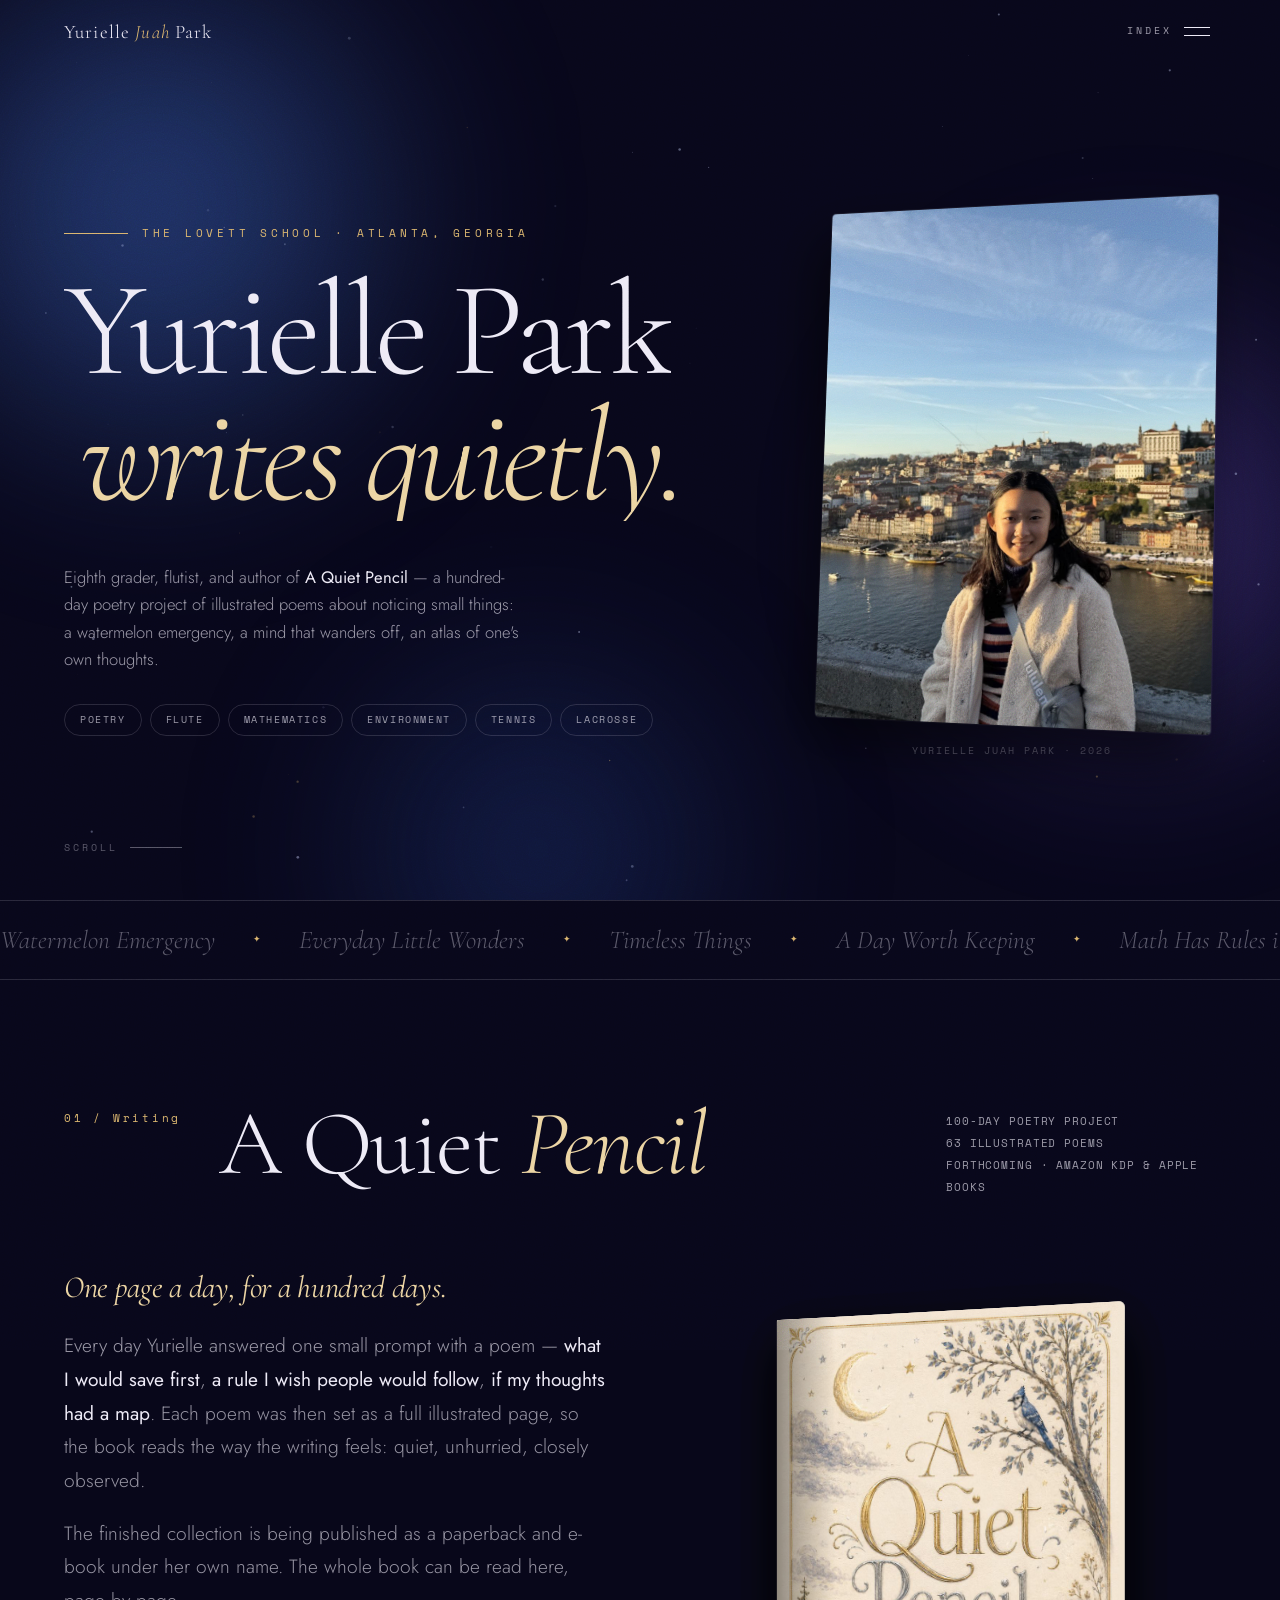
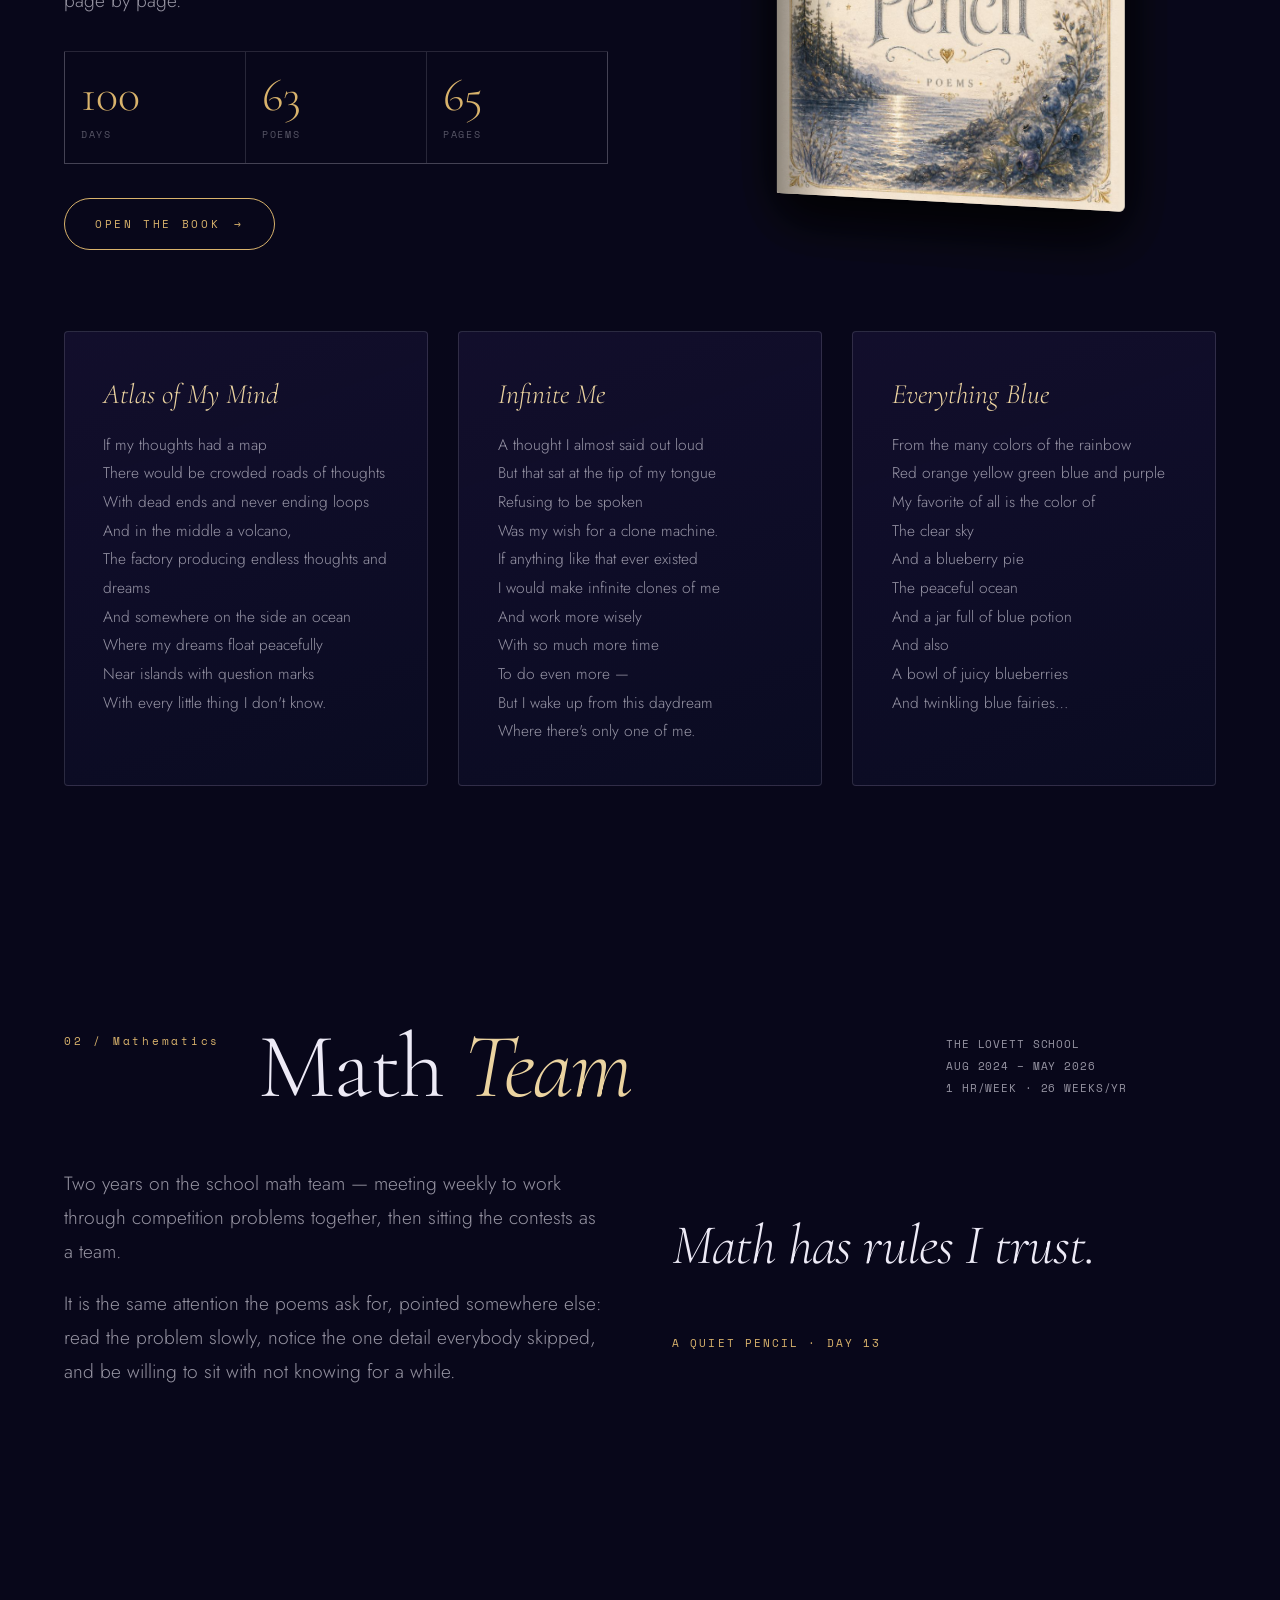
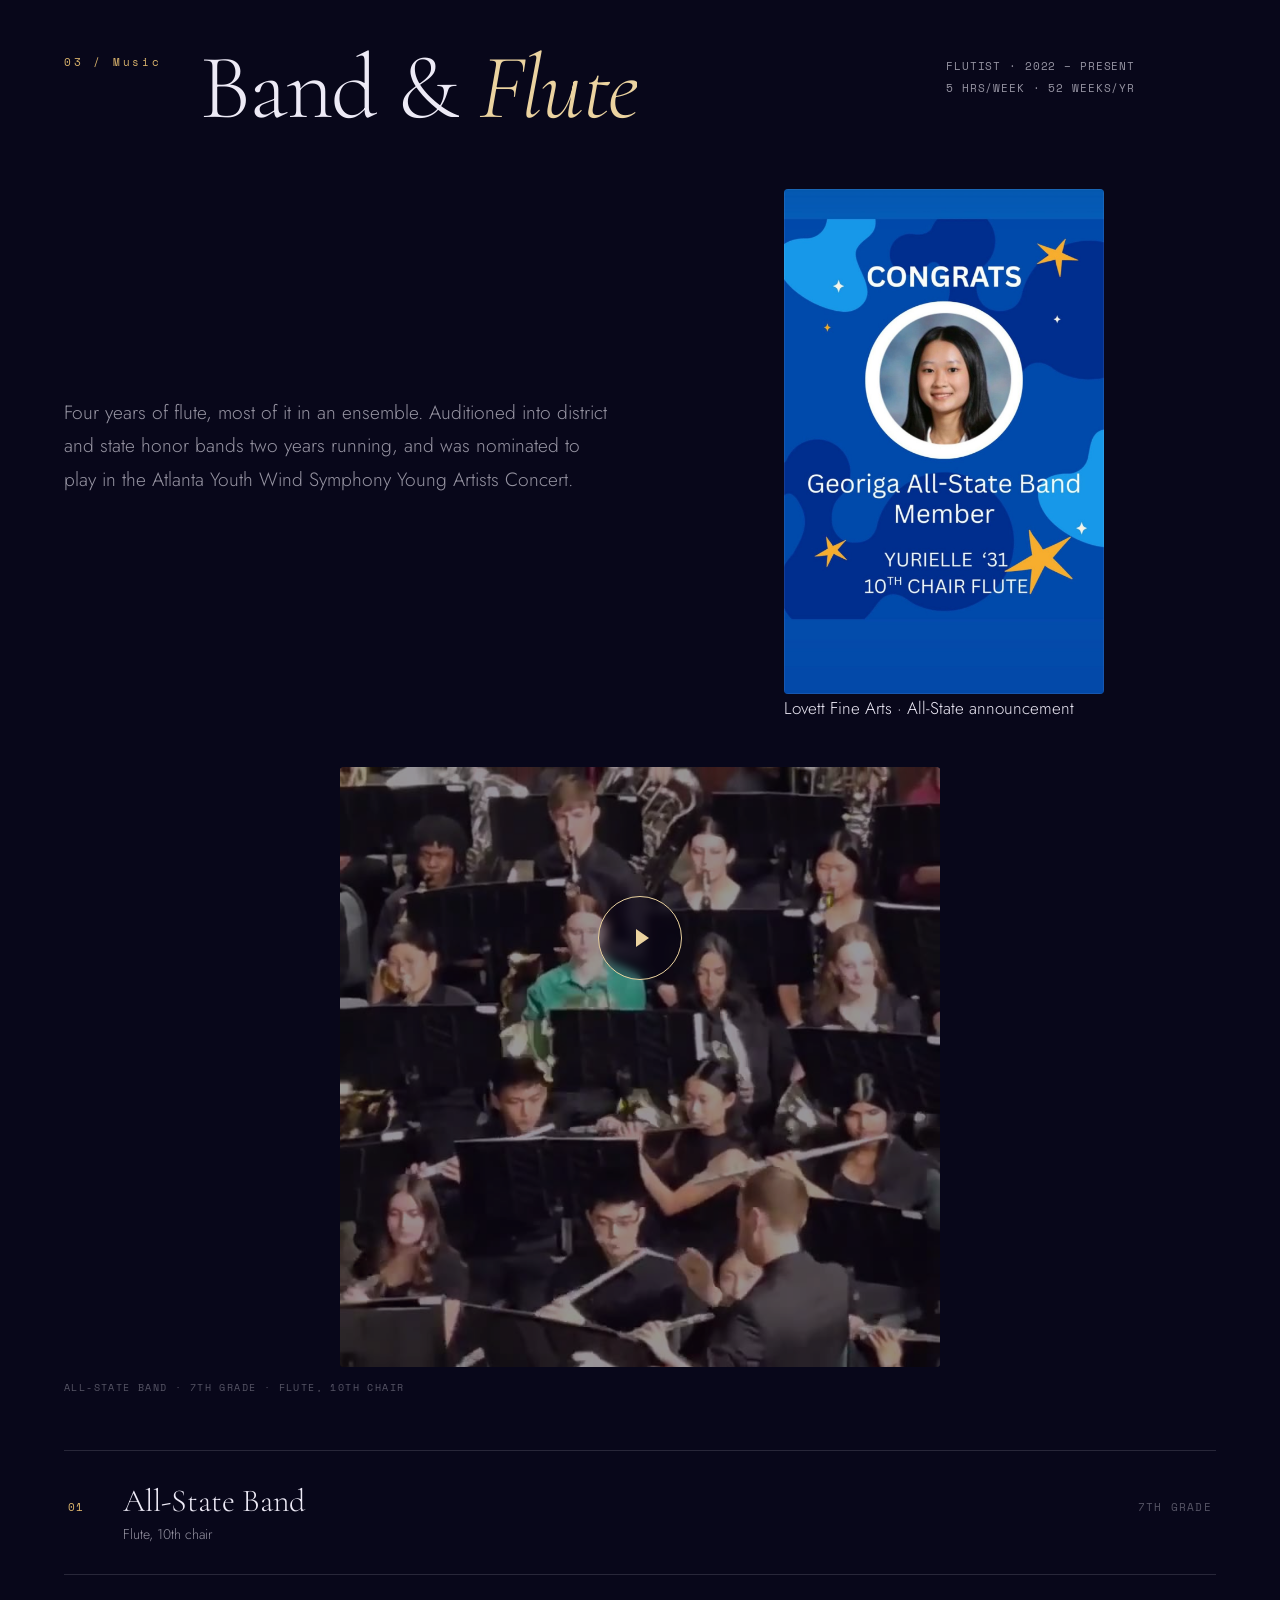
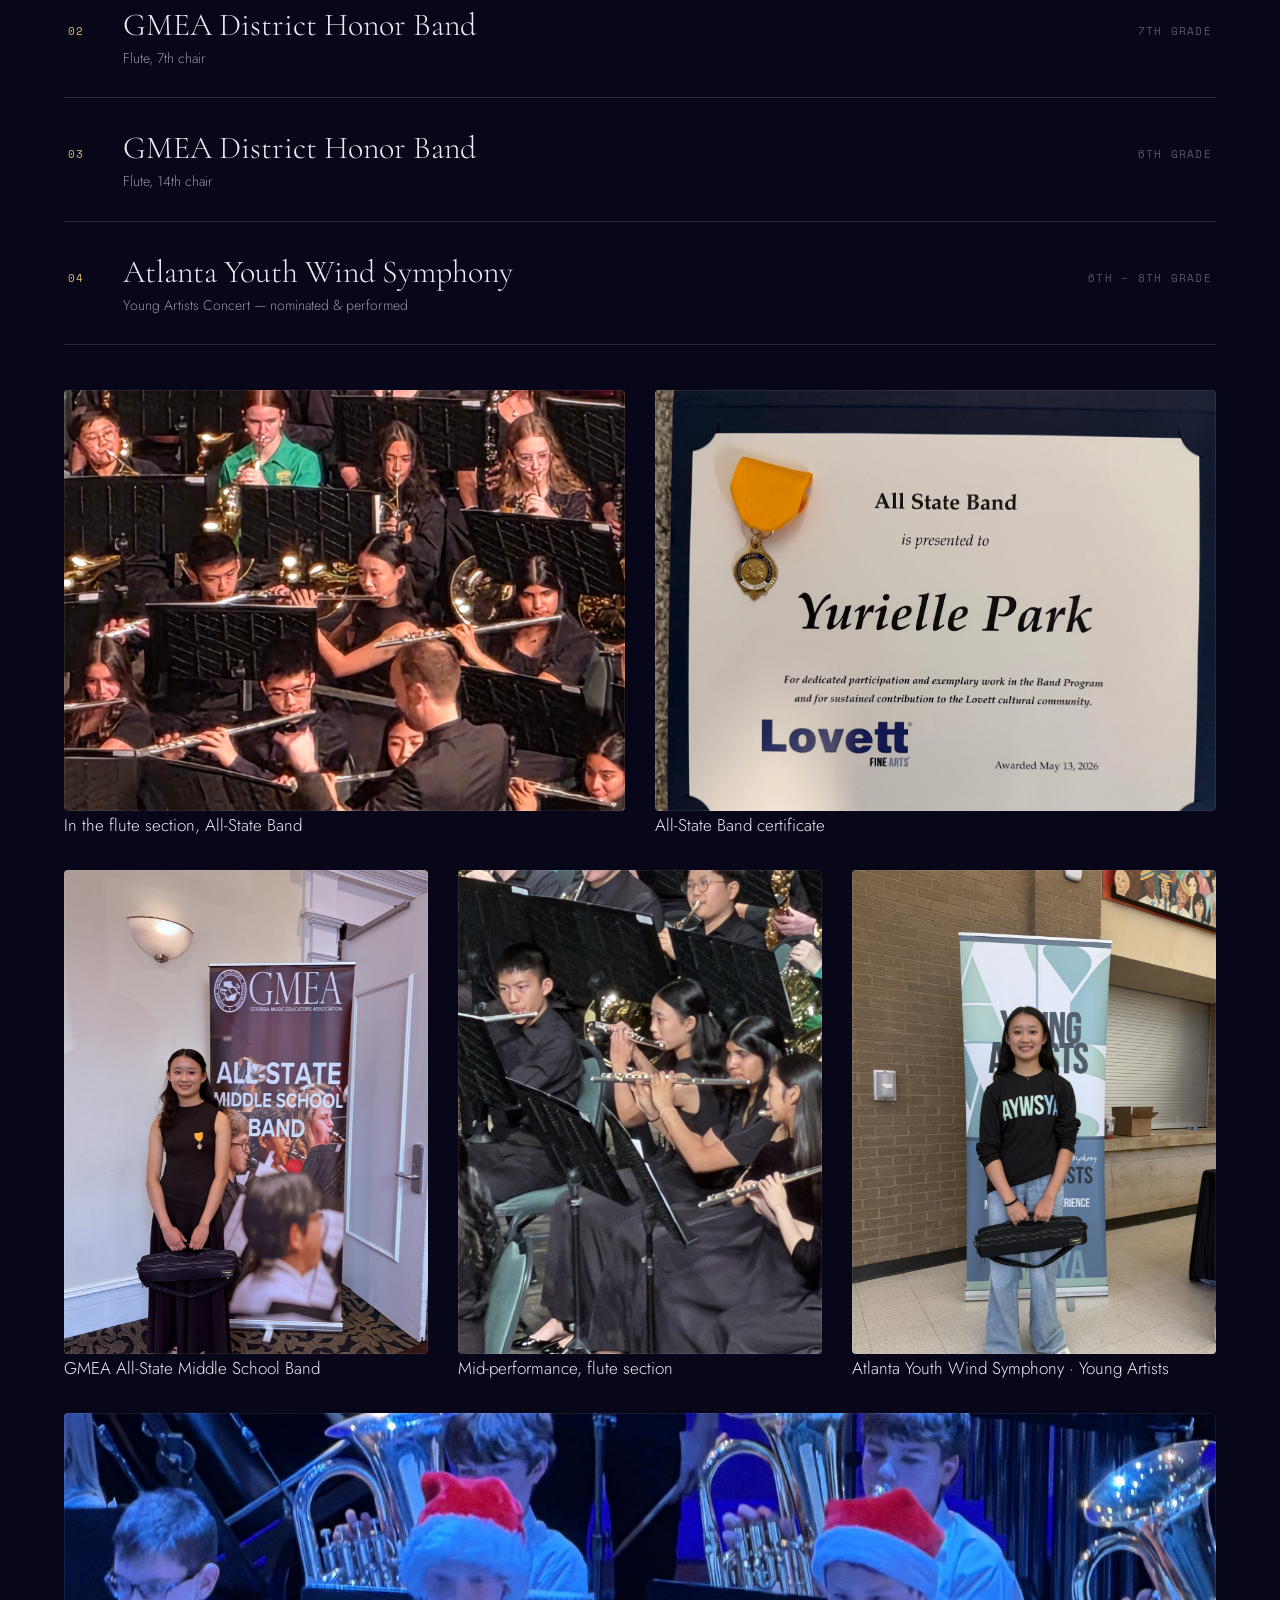
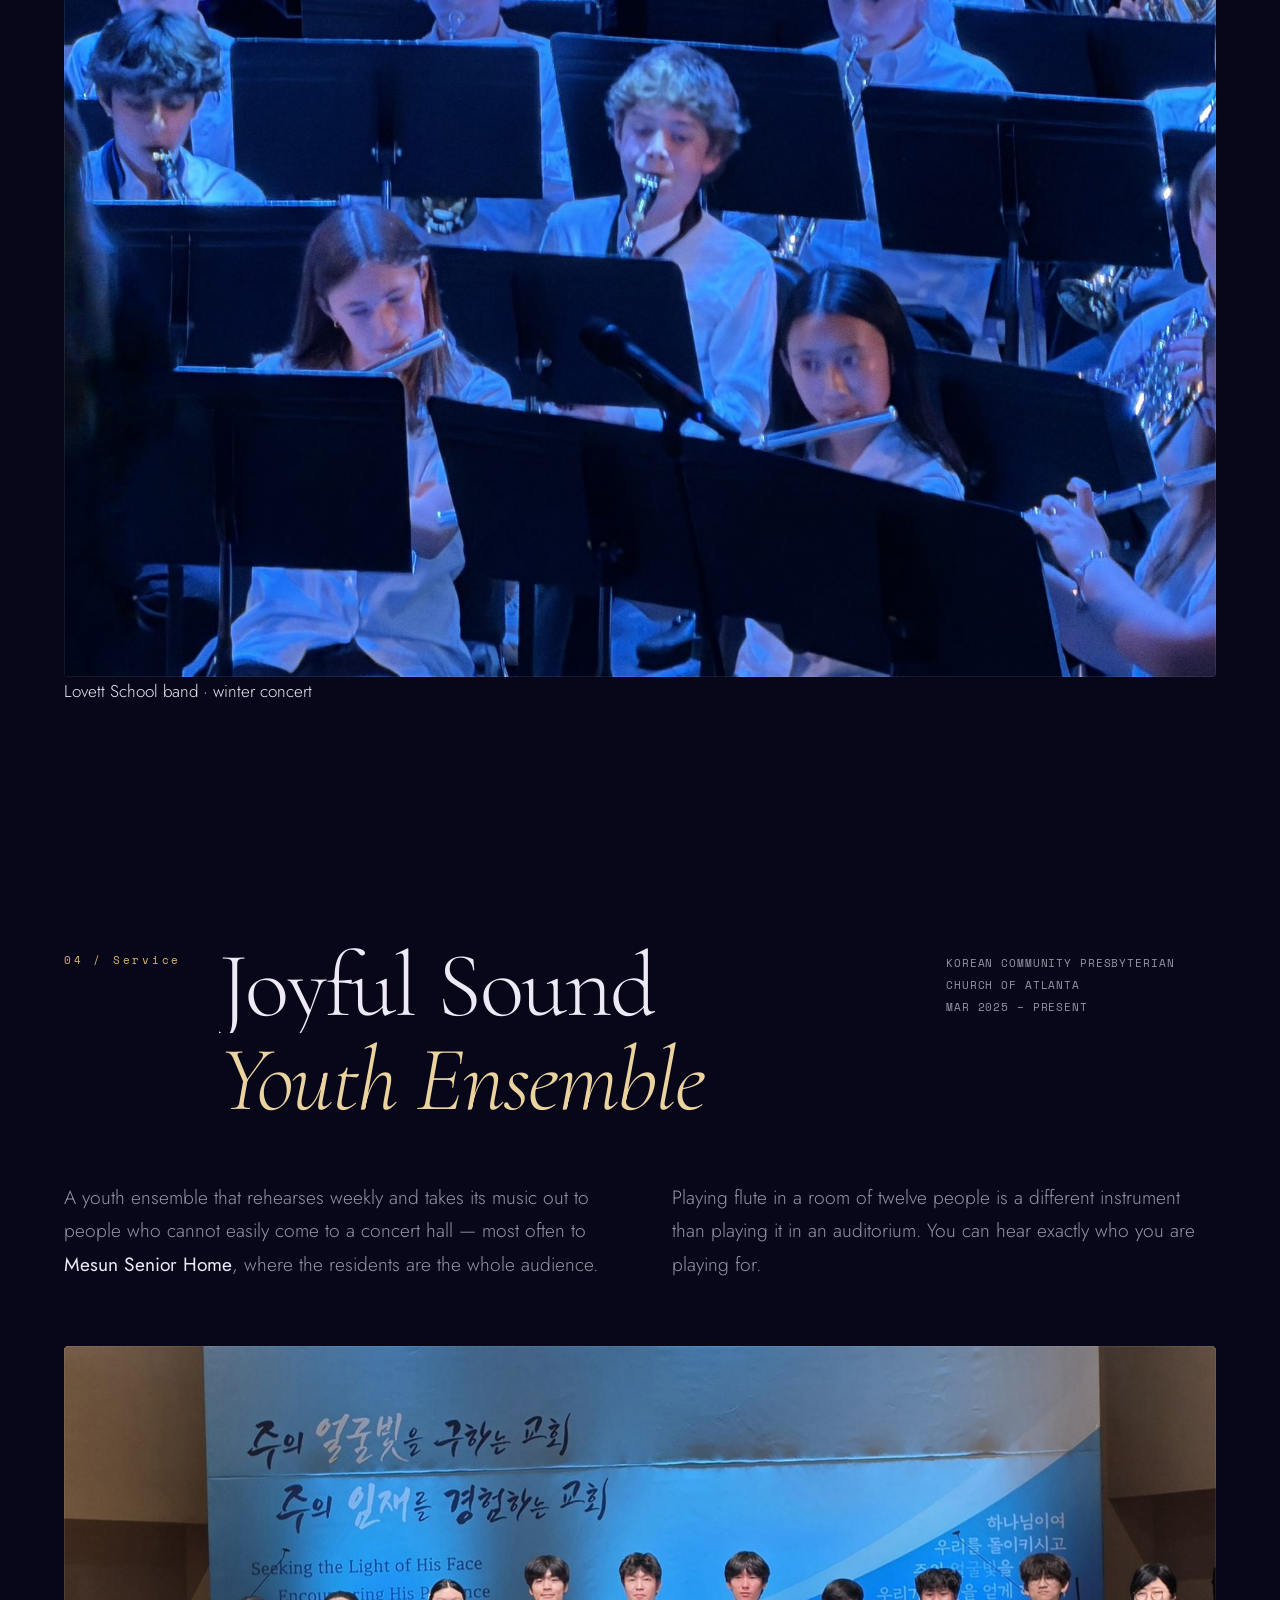
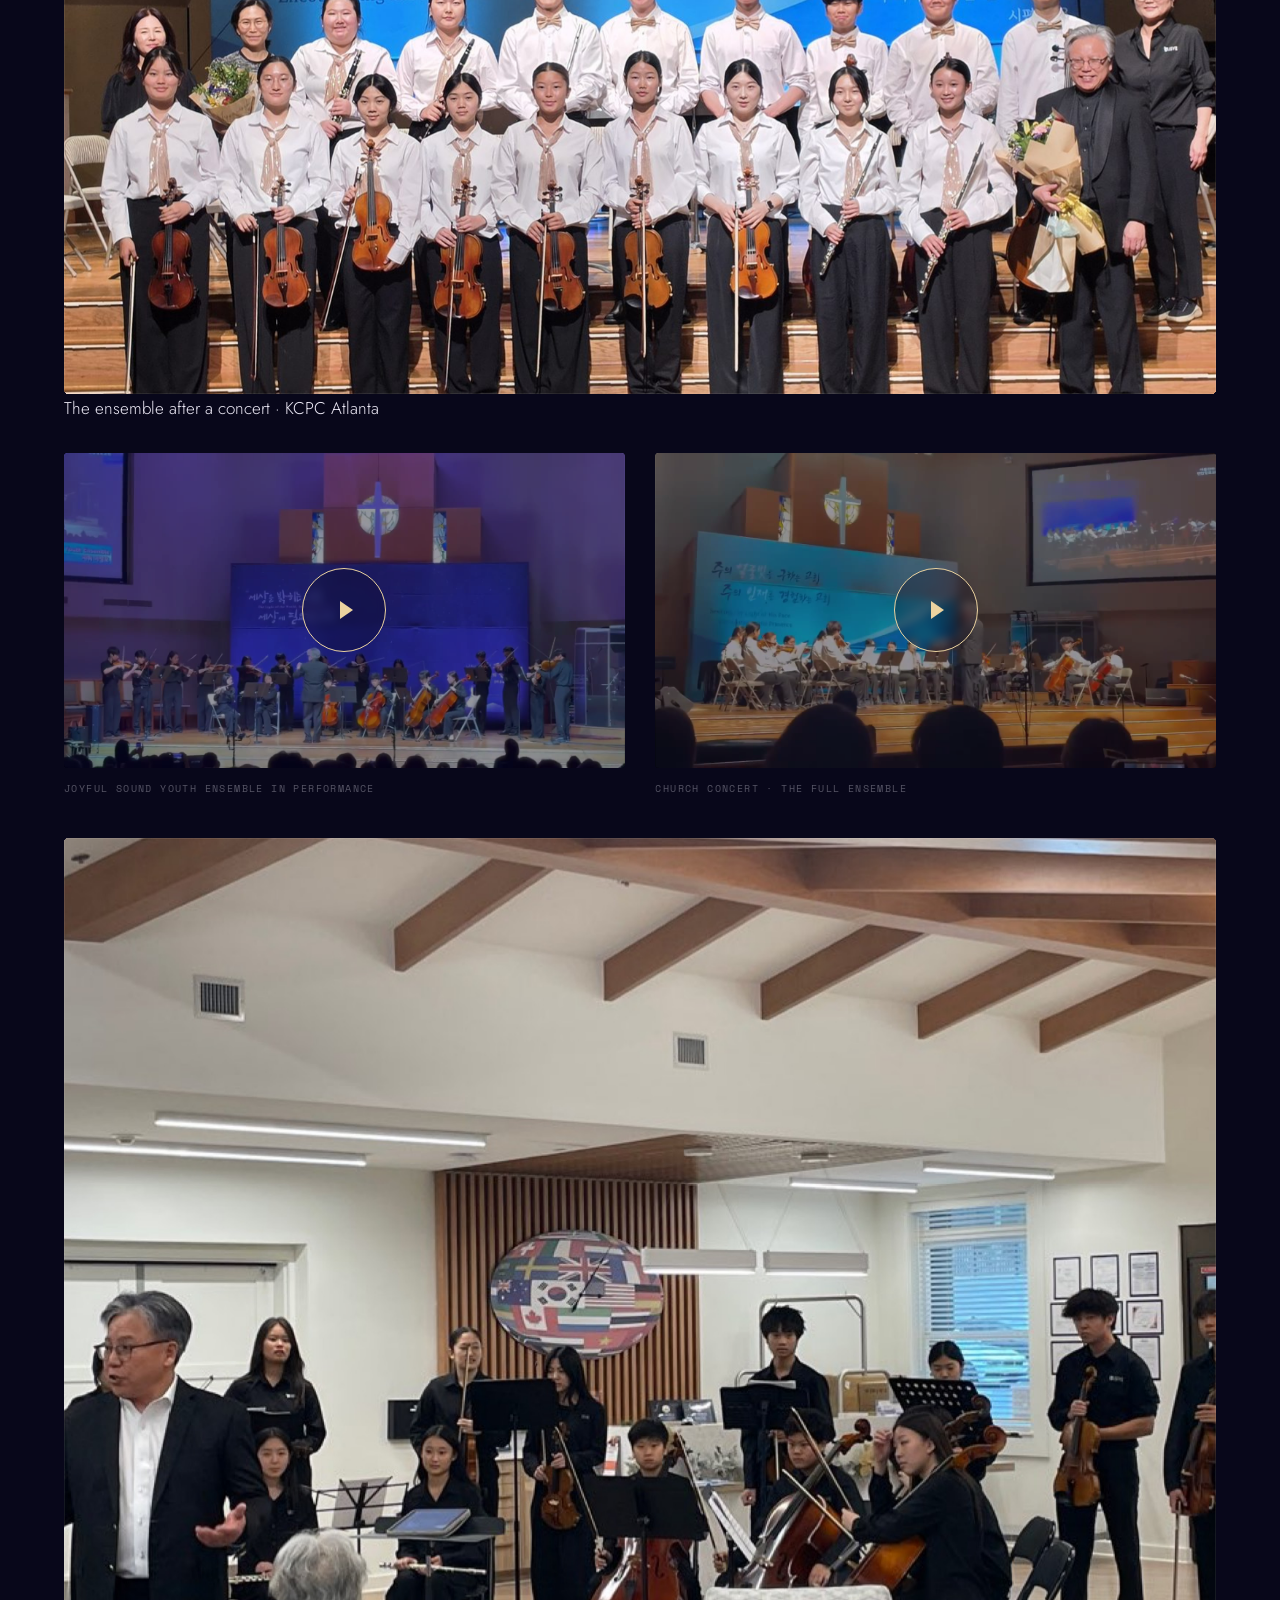
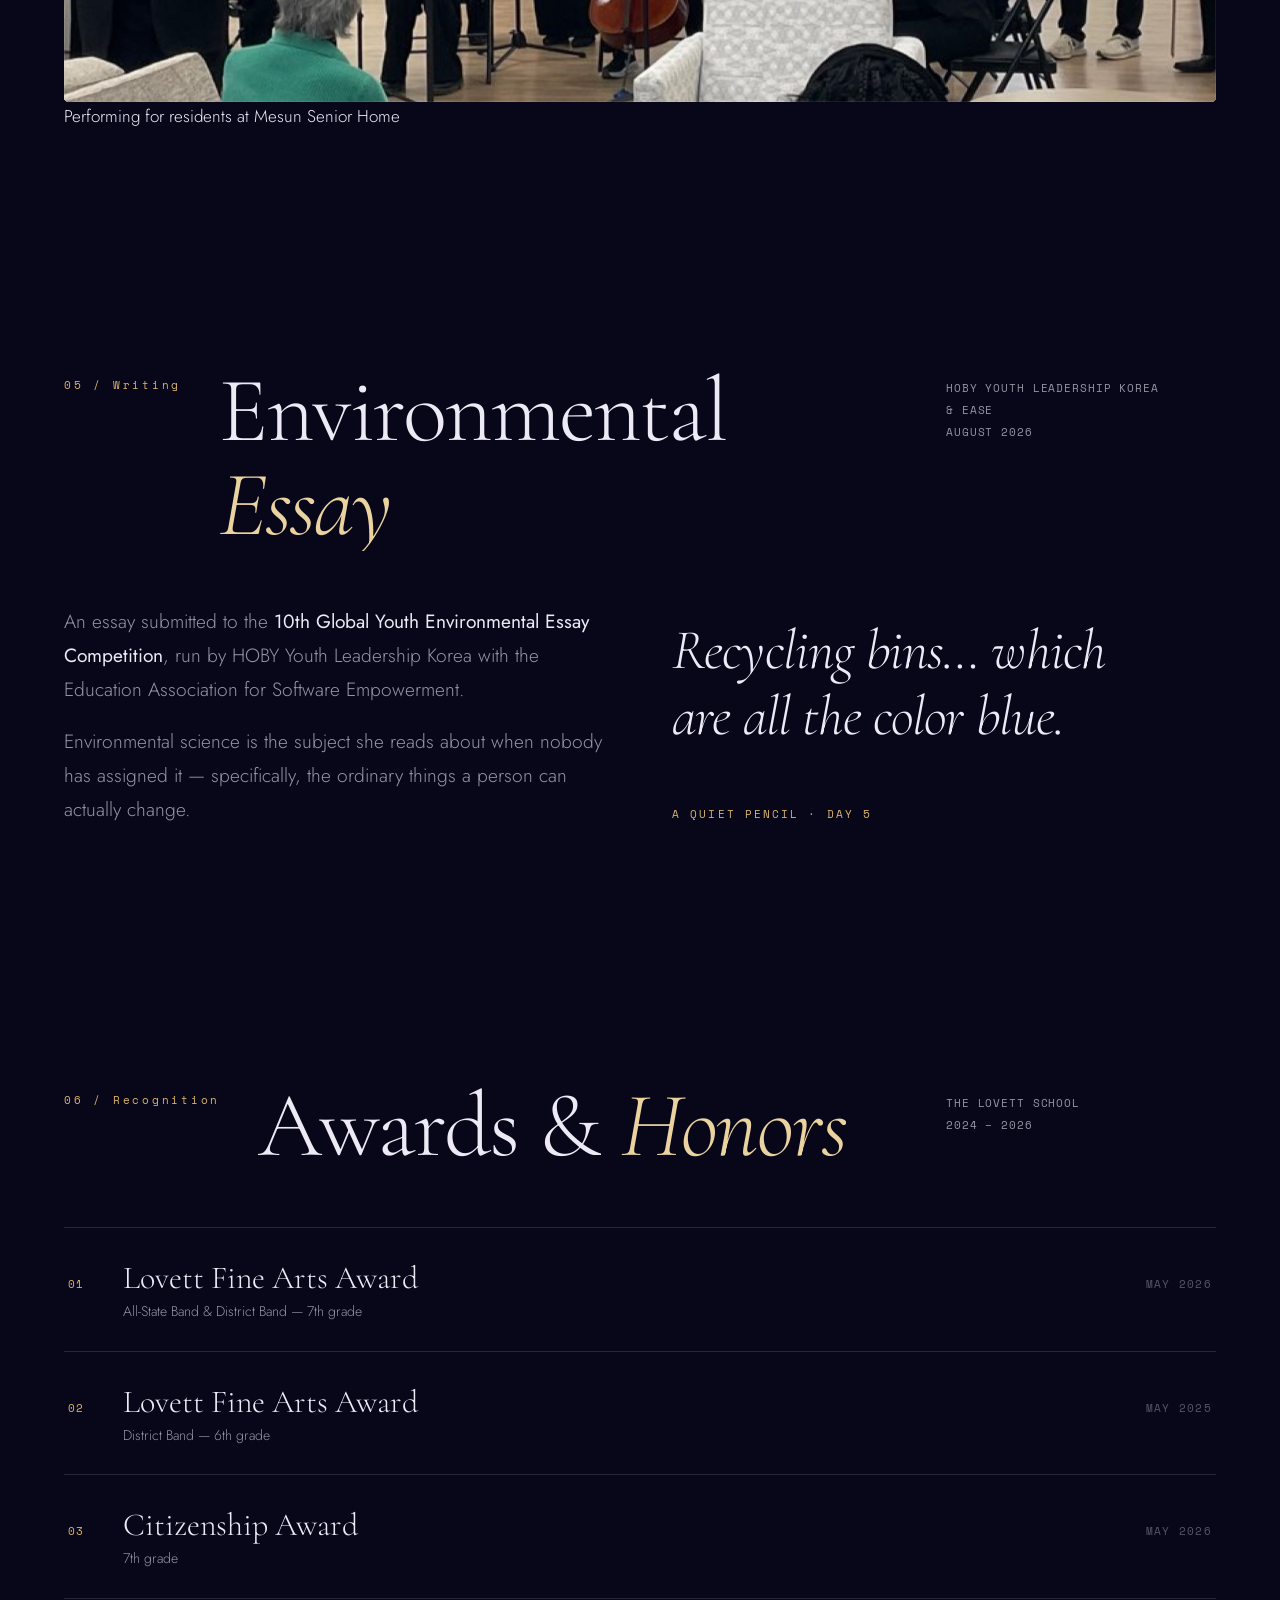
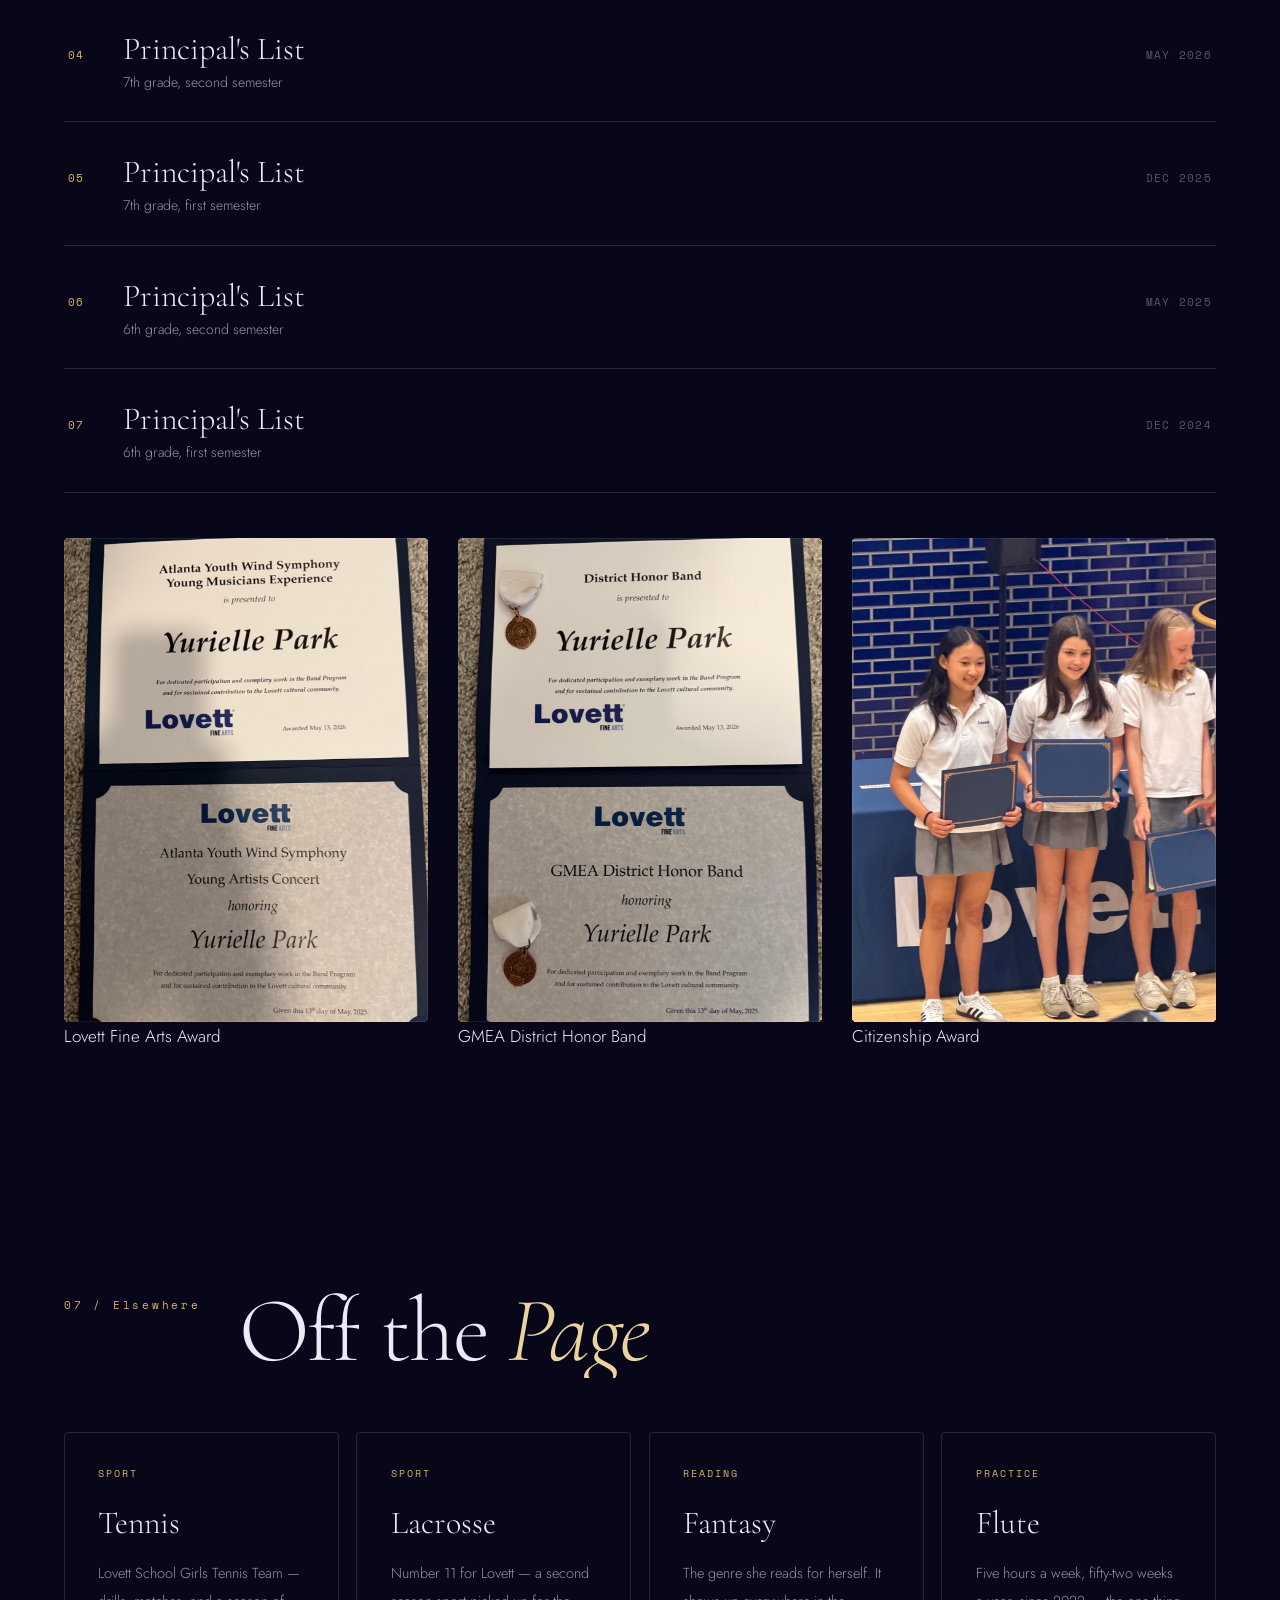
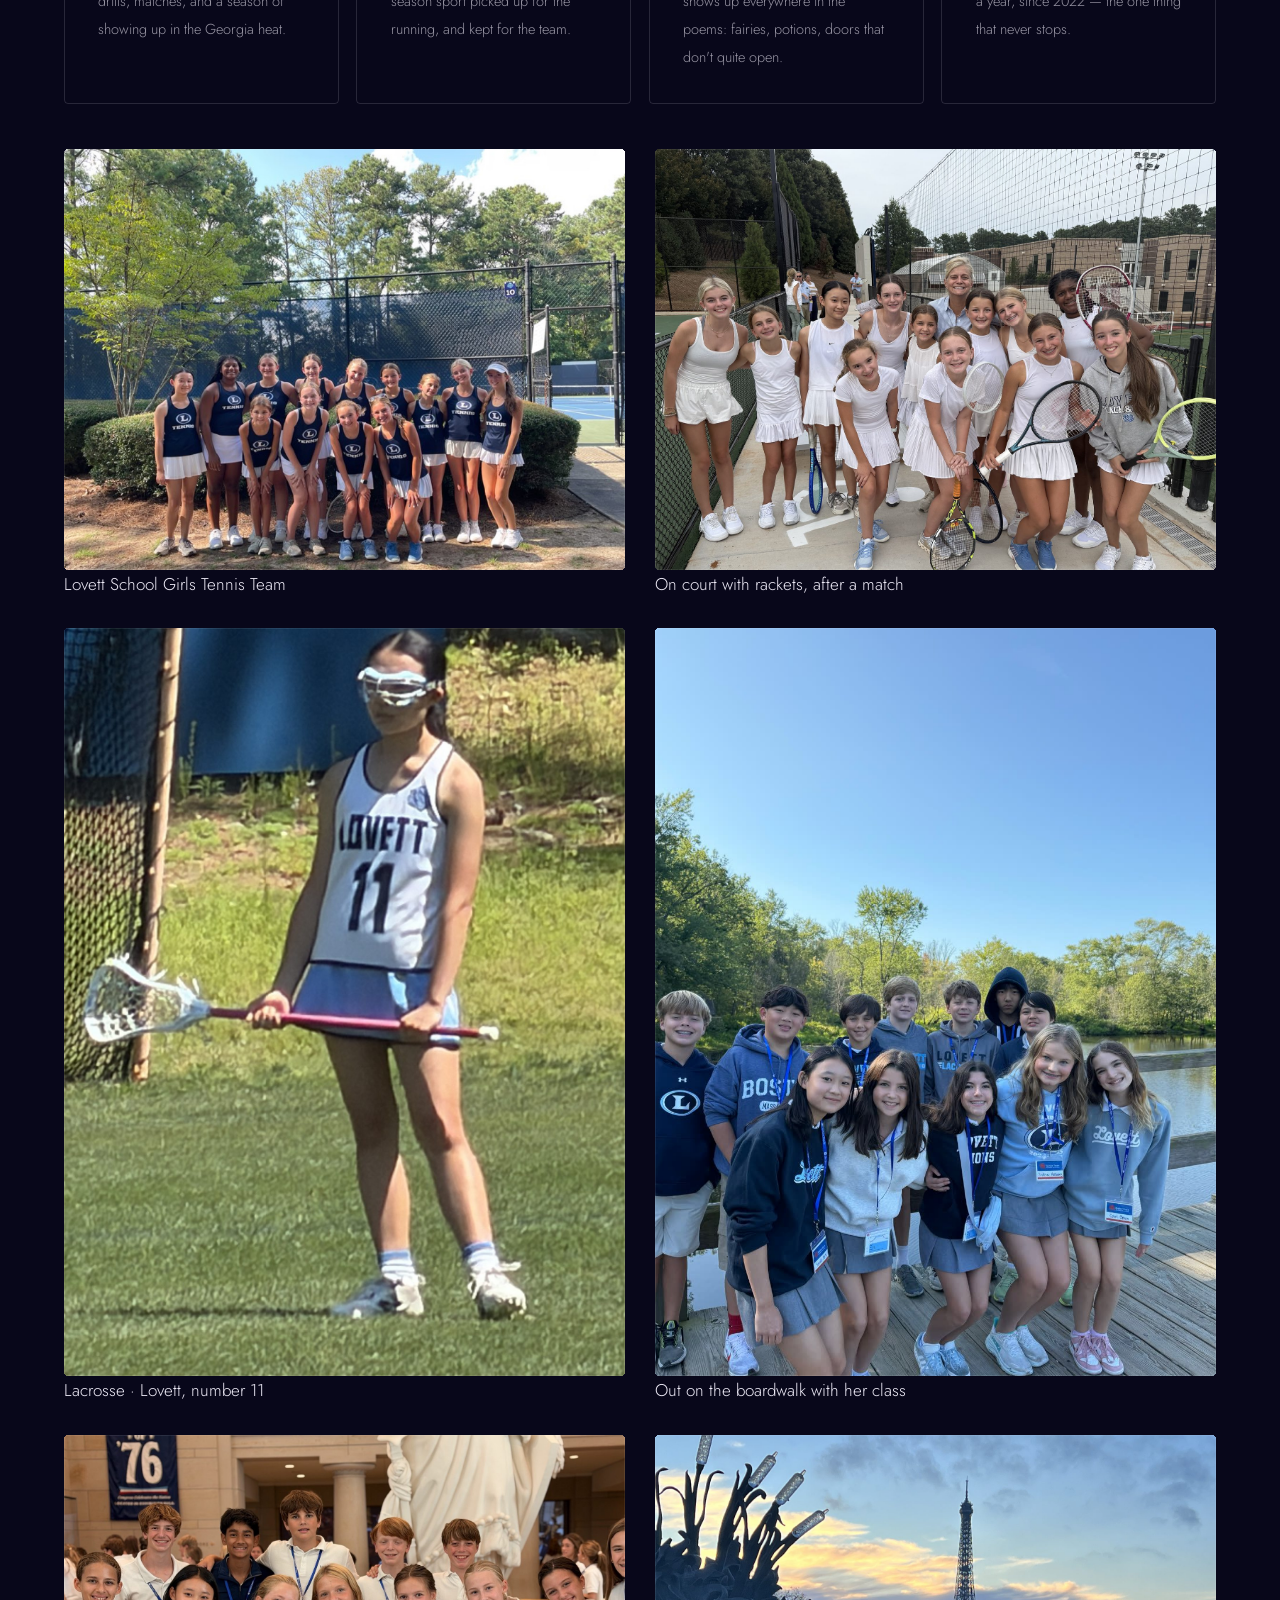
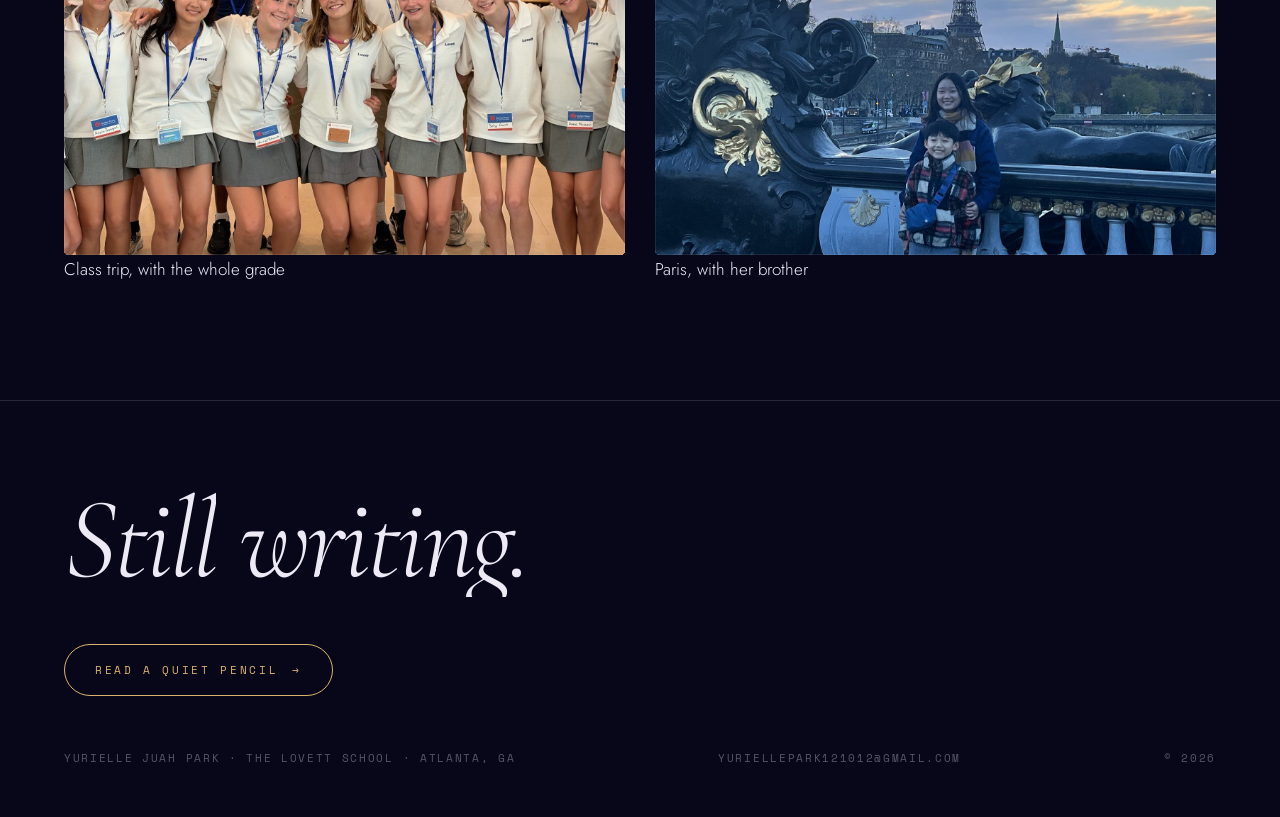
<file: index.html>
<!DOCTYPE html>
<html lang="en">
<head>
<meta charset="utf-8">
<meta name="viewport" content="width=device-width, initial-scale=1">
<title>Yurielle Juah Park — A Quiet Pencil</title>
<meta name="description" content="Portfolio of Yurielle Juah Park — poet and author of A Quiet Pencil, flutist, and math team member at The Lovett School, Atlanta.">
<link rel="preconnect" href="https://fonts.googleapis.com">
<link rel="preconnect" href="https://fonts.gstatic.com" crossorigin>
<link href="https://fonts.googleapis.com/css2?family=Cormorant+Garamond:ital,wght@0,300;0,400;1,300;1,400&family=Jost:wght@300;400;500&family=Space+Mono:wght@400&display=swap" rel="stylesheet">
<link rel="stylesheet" href="css/style.css">
<link rel="icon" href="data:image/svg+xml,%3Csvg xmlns='http://www.w3.org/2000/svg' viewBox='0 0 32 32'%3E%3Ctext y='25' font-size='24'%3E%E2%9C%A6%3C/text%3E%3C/svg%3E">
<!-- Scroll reveals hide content until revealed, so they are opted into here.
     Without this line nothing is ever hidden and the page reads fine with no JS. -->
<script>document.documentElement.className += " js";</script>
</head>
<body>

<div id="loader"><div class="loader-mark"><div class="pencil"></div><p>A Quiet Pencil</p></div></div>
<div class="grain" aria-hidden="true"></div>
<div class="aurora" aria-hidden="true"><span></span><span></span><span></span></div>
<canvas id="stars" aria-hidden="true"></canvas>
<div id="progress" aria-hidden="true"></div>
<div id="cursor" aria-hidden="true"></div>

<header class="site-head">
  <a class="brand" href="#top">Yurielle <em>Juah</em> Park</a>
  <button class="nav-toggle" id="navToggle" aria-expanded="false" aria-controls="menu">
    <span id="navLabel">Index</span>
    <span class="bars" aria-hidden="true"><i></i><i></i></span>
  </button>
</header>

<nav class="menu" id="menu">
  <ol>
    <li><a href="#quiet-pencil"><span>01</span> A Quiet Pencil</a></li>
    <li><a href="#math"><span>02</span> Math Team</a></li>
    <li><a href="#band"><span>03</span> Band &amp; Flute</a></li>
    <li><a href="#service"><span>04</span> Service</a></li>
    <li><a href="#essay"><span>05</span> Environment</a></li>
    <li><a href="#awards"><span>06</span> Awards</a></li>
    <li><a href="#beyond"><span>07</span> Off the Page</a></li>
    <li><a href="reader.html"><span>↗</span> Read the book</a></li>
  </ol>
</nav>

<main id="top">

  <!-- ================= HERO ================= -->
  <section class="hero">
    <div class="hero-grid">
      <div>
        <p class="hero-kicker">The Lovett School · Atlanta, Georgia</p>
        <h1 class="split" data-split>Yurielle Park<span class="l2" data-split-line>writes quietly.</span></h1>
        <p class="hero-sub" data-reveal data-delay="3">
          Eighth grader, flutist, and author of <b>A Quiet Pencil</b> — a hundred-day poetry
          project of illustrated poems about noticing small things: a watermelon emergency,
          a mind that wanders off, an atlas of one's own thoughts.
        </p>
        <div class="hero-tags" data-reveal data-delay="4">
          <span class="tag">Poetry</span>
          <span class="tag">Flute</span>
          <span class="tag">Mathematics</span>
          <span class="tag">Environment</span>
          <span class="tag">Tennis</span>
          <span class="tag">Lacrosse</span>
        </div>
      </div>

      <div class="hero-book hero-portrait" data-reveal="right" data-delay="2">
        <figure data-tilt>
          <img src="assets/photos/profile.jpg" alt="Yurielle Juah Park outdoors above a river, with a hillside town behind her." width="1100" height="1410">
        </figure>
        <figcaption>Yurielle Juah Park · 2026</figcaption>
      </div>
    </div>
    <p class="scroll-cue">Scroll</p>
  </section>

  <!-- ================= MARQUEE ================= -->
  <div class="marquee" id="marquee" aria-hidden="true"></div>

  <!-- ================= 01 · A QUIET PENCIL ================= -->
  <section class="sec qp" id="quiet-pencil">
    <div class="wrap">
      <div class="sec-head">
        <p class="sec-num" data-reveal>01 / Writing</p>
        <h2 class="sec-title split" data-split data-reveal>A Quiet <em>Pencil</em></h2>
        <p class="sec-meta" data-reveal data-delay="2">
          100-day poetry project<br>63 illustrated poems<br>Forthcoming · Amazon KDP &amp; Apple Books
        </p>
      </div>

      <div class="qp-inner">
        <div class="qp-copy">
          <h3 data-reveal>One page a day, for a hundred days.</h3>
          <p class="lede" data-reveal data-delay="1">
            Every day Yurielle answered one small prompt with a poem — <strong>what I would save
            first</strong>, <strong>a rule I wish people would follow</strong>, <strong>if my
            thoughts had a map</strong>. Each poem was then set as a full illustrated page, so
            the book reads the way the writing feels: quiet, unhurried, closely observed.
          </p>
          <p class="lede" data-reveal data-delay="2">
            The finished collection is being published as a paperback and e-book under her own
            name. The whole book can be read here, page by page.
          </p>

          <div class="stats" data-reveal="wipe" data-delay="2">
            <div class="stat"><b>100</b><span>Days</span></div>
            <div class="stat"><b>63</b><span>Poems</span></div>
            <div class="stat"><b>65</b><span>Pages</span></div>
          </div>

          <a class="btn" href="reader.html" data-reveal data-delay="3" data-magnetic>
            Open the book <span class="arw" aria-hidden="true">→</span>
          </a>
        </div>

        <div class="book3d" data-reveal="right" data-delay="2" aria-hidden="true">
          <div class="vol">
            <div class="leaf b"><img src="assets/book/pages/p13.jpg" alt=""></div>
            <div class="leaf"><img src="assets/book/pages/p05.jpg" alt=""></div>
            <div class="cover"><img src="assets/book/pages/p00.jpg" alt=""></div>
          </div>
        </div>
      </div>
    </div>

    <!-- three poems in full -->
    <div class="wrap" style="margin-top:clamp(56px,9vh,110px)">
      <div class="grid-3">
        <article class="poem-card" data-reveal data-delay="1">
          <p class="pt">Atlas of My Mind</p>
          <pre>If my thoughts had a map
There would be crowded roads of thoughts
With dead ends and never ending loops
And in the middle a volcano,
The factory producing endless thoughts and dreams
And somewhere on the side an ocean
Where my dreams float peacefully
Near islands with question marks
With every little thing I don't know.</pre>
        </article>
        <article class="poem-card" data-reveal data-delay="2">
          <p class="pt">Infinite Me</p>
          <pre>A thought I almost said out loud
But that sat at the tip of my tongue
Refusing to be spoken
Was my wish for a clone machine.
If anything like that ever existed
I would make infinite clones of me
And work more wisely
With so much more time
To do even more —
But I wake up from this daydream
Where there's only one of me.</pre>
        </article>
        <article class="poem-card" data-reveal data-delay="3">
          <p class="pt">Everything Blue</p>
          <pre>From the many colors of the rainbow
Red orange yellow green blue and purple
My favorite of all is the color of
The clear sky
And a blueberry pie
The peaceful ocean
And a jar full of blue potion
And also
A bowl of juicy blueberries
And twinkling blue fairies…</pre>
        </article>
      </div>
    </div>
  </section>

  <!-- ================= 02 · MATH TEAM ================= -->
  <section class="sec" id="math">
    <div class="wrap">
      <div class="sec-head">
        <p class="sec-num" data-reveal>02 / Mathematics</p>
        <h2 class="sec-title split" data-split data-reveal>Math <em>Team</em></h2>
        <p class="sec-meta" data-reveal data-delay="2">The Lovett School<br>Aug 2024 – May 2026<br>1 hr/week · 26 weeks/yr</p>
      </div>

      <div class="split-2">
        <div>
          <p class="lede" data-reveal>
            Two years on the school math team — meeting weekly to work through competition
            problems together, then sitting the contests as a team.
          </p>
          <p class="lede" data-reveal data-delay="1">
            It is the same attention the poems ask for, pointed somewhere else: read the problem
            slowly, notice the one detail everybody skipped, and be willing to sit with not
            knowing for a while.
          </p>
        </div>
        <blockquote data-reveal="right" data-delay="2" style="margin:0">
          <p class="pull">Math has rules I trust.</p>
          <p class="pull-attr">A Quiet Pencil · Day 13</p>
        </blockquote>
      </div>
    </div>
  </section>

  <!-- ================= 03 · BAND ================= -->
  <section class="sec" id="band">
    <div class="wrap">
      <div class="sec-head">
        <p class="sec-num" data-reveal>03 / Music</p>
        <h2 class="sec-title split" data-split data-reveal>Band &amp; <em>Flute</em></h2>
        <p class="sec-meta" data-reveal data-delay="2">Flutist · 2022 – Present<br>5 hrs/week · 52 weeks/yr</p>
      </div>

      <div class="split-2" style="margin-bottom:clamp(34px,5vh,60px)">
        <p class="lede" data-reveal>
          Four years of flute, most of it in an ensemble. Auditioned into district and state
          honor bands two years running, and was nominated to play in the Atlanta Youth Wind
          Symphony Young Artists Concert.
        </p>
        <figure style="margin:0;max-width:320px;justify-self:center" data-reveal="right" data-delay="2">
          <!-- The card is 19:30, so the box is given that ratio rather than a
               stock one — a crop here would cut the lettering. -->
          <div class="media" style="aspect-ratio:19/30"><img loading="lazy" src="assets/photos/allstate-congrats.jpg" alt="The Lovett School fine arts announcement: Yurielle, class of 2031, Georgia All-State Band member, 10th chair flute."></div>
          <figcaption>Lovett Fine Arts · All-State announcement</figcaption>
        </figure>
      </div>

      <div class="vid" data-reveal="wipe" data-vid style="--ar:1/1;max-width:600px;margin-inline:auto">
        <video preload="none" playsinline controls width="720" height="720"
               poster="assets/video/allstate-band.jpg"
               src="assets/video/allstate-band.mp4"></video>
        <div class="poster" style="background-image:url('assets/video/allstate-band.jpg')">
          <span class="play" aria-hidden="true"></span>
          <span class="visually-hidden"></span>
        </div>
      </div>
      <p class="cap" data-reveal>All-State Band · 7th grade · flute, 10th chair</p>

      <ul class="ledger" data-reveal style="margin-top:clamp(40px,6vh,70px)">
        <li><div class="row"><span class="k">01</span><span class="t">All-State Band <small>Flute, 10th chair</small></span><span class="d">7th grade</span></div></li>
        <li><div class="row"><span class="k">02</span><span class="t">GMEA District Honor Band <small>Flute, 7th chair</small></span><span class="d">7th grade</span></div></li>
        <li><div class="row"><span class="k">03</span><span class="t">GMEA District Honor Band <small>Flute, 14th chair</small></span><span class="d">6th grade</span></div></li>
        <li><div class="row"><span class="k">04</span><span class="t">Atlanta Youth Wind Symphony <small>Young Artists Concert — nominated &amp; performed</small></span><span class="d">6th – 8th grade</span></div></li>
      </ul>

      <div class="grid-2" style="margin-top:clamp(34px,5vh,60px)">
        <figure style="margin:0" data-reveal data-delay="1">
          <div class="media wide"><img loading="lazy" src="assets/photos/allstate-band.jpg" alt="Yurielle playing flute in the All-State Band during a concert." data-par></div>
          <figcaption>In the flute section, All-State Band</figcaption>
        </figure>
        <figure style="margin:0" data-reveal data-delay="2">
          <div class="media wide"><img loading="lazy" src="assets/photos/allstate-award.jpg" alt="All-State Band certificate." data-par></div>
          <figcaption>All-State Band certificate</figcaption>
        </figure>
      </div>

      <div class="grid-3" style="margin-top:clamp(16px,2.4vw,34px)">
        <figure style="margin:0" data-reveal data-delay="1">
          <div class="media tall"><img loading="lazy" src="assets/photos/allstate-banner.jpg" alt="Yurielle in concert black holding her flute case beside the GMEA All-State Middle School Band banner." data-par></div>
          <figcaption>GMEA All-State Middle School Band</figcaption>
        </figure>
        <figure style="margin:0" data-reveal data-delay="2">
          <div class="media tall"><img loading="lazy" src="assets/photos/allstate-flute-section.jpg" alt="Yurielle playing flute, seated in the middle of the All-State flute section." data-par></div>
          <figcaption>Mid-performance, flute section</figcaption>
        </figure>
        <figure style="margin:0" data-reveal data-delay="3">
          <div class="media tall"><img loading="lazy" src="assets/photos/ayws-banner.jpg" alt="Yurielle with her flute case at the Atlanta Youth Wind Symphony Young Artists banner." data-par></div>
          <figcaption>Atlanta Youth Wind Symphony · Young Artists</figcaption>
        </figure>
      </div>

      <figure style="margin:clamp(16px,2.4vw,34px) 0 0" data-reveal="wipe">
        <div class="media wide"><img loading="lazy" src="assets/photos/lovett-band-concert.jpg" alt="Yurielle playing flute in the Lovett School band at a winter concert." data-par></div>
        <figcaption>Lovett School band · winter concert</figcaption>
      </figure>
    </div>
  </section>

  <!-- ================= 04 · SERVICE ================= -->
  <section class="sec" id="service">
    <div class="wrap">
      <div class="sec-head">
        <p class="sec-num" data-reveal>04 / Service</p>
        <h2 class="sec-title split" data-split data-reveal>Joyful Sound <em>Youth Ensemble</em></h2>
        <p class="sec-meta" data-reveal data-delay="2">Korean Community Presbyterian<br>Church of Atlanta<br>Mar 2025 – Present</p>
      </div>

      <div class="split-2" style="margin-bottom:clamp(34px,5vh,60px)">
        <p class="lede" data-reveal>
          A youth ensemble that rehearses weekly and takes its music out to people who cannot
          easily come to a concert hall — most often to <strong>Mesun Senior Home</strong>, where
          the residents are the whole audience.
        </p>
        <p class="lede" data-reveal data-delay="1">
          Playing flute in a room of twelve people is a different instrument than playing it in
          an auditorium. You can hear exactly who you are playing for.
        </p>
      </div>

      <figure style="margin:0" data-reveal="wipe">
        <div class="media" style="aspect-ratio:16/9"><img loading="lazy" src="assets/photos/jsye-group.jpg" alt="The Joyful Sound Youth Ensemble on stage with their instruments after a concert at the Korean Community Presbyterian Church of Atlanta." data-par></div>
        <figcaption>The ensemble after a concert · KCPC Atlanta</figcaption>
      </figure>

      <div class="grid-2" style="margin-top:clamp(16px,2.4vw,34px)">
        <div data-reveal="wipe" data-delay="1">
          <div class="vid" data-vid style="--ar:16/9">
            <video preload="none" playsinline controls width="1280" height="720"
                   poster="assets/video/jsye-kcpc.jpg"
                   src="assets/video/jsye-kcpc.mp4"></video>
            <div class="poster" style="background-image:url('assets/video/jsye-kcpc.jpg')">
              <span class="play" aria-hidden="true"></span>
            </div>
          </div>
          <p class="cap">Joyful Sound Youth Ensemble in performance</p>
        </div>
        <div data-reveal="wipe" data-delay="2">
          <div class="vid" data-vid style="--ar:16/9">
            <video preload="none" playsinline controls width="1280" height="720"
                   poster="assets/video/jsye-spring.jpg"
                   src="assets/video/jsye-spring.mp4"></video>
            <div class="poster" style="background-image:url('assets/video/jsye-spring.jpg')">
              <span class="play" aria-hidden="true"></span>
            </div>
          </div>
          <p class="cap">Church concert · the full ensemble</p>
        </div>
      </div>

      <figure style="margin:clamp(16px,2.4vw,34px) 0 0" data-reveal="wipe">
        <div class="media wide"><img loading="lazy" src="assets/photos/mesun-senior-home.jpg" alt="The Joyful Sound Youth Ensemble performing for residents at Mesun Senior Home." data-par></div>
        <figcaption>Performing for residents at Mesun Senior Home</figcaption>
      </figure>
    </div>
  </section>

  <!-- ================= 05 · ESSAY ================= -->
  <section class="sec" id="essay">
    <div class="wrap">
      <div class="sec-head">
        <p class="sec-num" data-reveal>05 / Writing</p>
        <h2 class="sec-title split" data-split data-reveal>Environmental <em>Essay</em></h2>
        <p class="sec-meta" data-reveal data-delay="2">HOBY Youth Leadership Korea<br>&amp; EASE<br>August 2026</p>
      </div>

      <div class="split-2">
        <div>
          <p class="lede" data-reveal>
            An essay submitted to the <strong>10th Global Youth Environmental Essay
            Competition</strong>, run by HOBY Youth Leadership Korea with the Education
            Association for Software Empowerment.
          </p>
          <p class="lede" data-reveal data-delay="1">
            Environmental science is the subject she reads about when nobody has assigned it —
            specifically, the ordinary things a person can actually change.
          </p>
        </div>
        <blockquote data-reveal="right" data-delay="2" style="margin:0">
          <p class="pull">Recycling bins… which are all the color blue.</p>
          <p class="pull-attr">A Quiet Pencil · Day 5</p>
        </blockquote>
      </div>
    </div>
  </section>

  <!-- ================= 06 · AWARDS ================= -->
  <section class="sec" id="awards">
    <div class="wrap">
      <div class="sec-head">
        <p class="sec-num" data-reveal>06 / Recognition</p>
        <h2 class="sec-title split" data-split data-reveal>Awards &amp; <em>Honors</em></h2>
        <p class="sec-meta" data-reveal data-delay="2">The Lovett School<br>2024 – 2026</p>
      </div>

      <ul class="ledger" data-reveal>
        <li><div class="row"><span class="k">01</span><span class="t">Lovett Fine Arts Award <small>All-State Band &amp; District Band — 7th grade</small></span><span class="d">May 2026</span></div></li>
        <li><div class="row"><span class="k">02</span><span class="t">Lovett Fine Arts Award <small>District Band — 6th grade</small></span><span class="d">May 2025</span></div></li>
        <li><div class="row"><span class="k">03</span><span class="t">Citizenship Award <small>7th grade</small></span><span class="d">May 2026</span></div></li>
        <li><div class="row"><span class="k">04</span><span class="t">Principal's List <small>7th grade, second semester</small></span><span class="d">May 2026</span></div></li>
        <li><div class="row"><span class="k">05</span><span class="t">Principal's List <small>7th grade, first semester</small></span><span class="d">Dec 2025</span></div></li>
        <li><div class="row"><span class="k">06</span><span class="t">Principal's List <small>6th grade, second semester</small></span><span class="d">May 2025</span></div></li>
        <li><div class="row"><span class="k">07</span><span class="t">Principal's List <small>6th grade, first semester</small></span><span class="d">Dec 2024</span></div></li>
      </ul>

      <div class="grid-3" style="margin-top:clamp(34px,5vh,60px)">
        <figure style="margin:0" data-reveal data-delay="1">
          <div class="media tall"><img loading="lazy" src="assets/photos/ayws-concert.jpg" alt="Lovett Fine Arts awards for the band programme." data-par></div>
          <figcaption>Lovett Fine Arts Award</figcaption>
        </figure>
        <figure style="margin:0" data-reveal data-delay="2">
          <div class="media tall"><img loading="lazy" src="assets/photos/gmea-honor-band.jpg" alt="GMEA District Honor Band certificate." data-par></div>
          <figcaption>GMEA District Honor Band</figcaption>
        </figure>
        <figure style="margin:0" data-reveal data-delay="3">
          <div class="media tall"><img loading="lazy" src="assets/photos/citizenship-award.jpg" alt="Citizenship Award certificate." data-par></div>
          <figcaption>Citizenship Award</figcaption>
        </figure>
      </div>
    </div>
  </section>

  <!-- ================= 07 · BEYOND ================= -->
  <section class="sec" id="beyond">
    <div class="wrap">
      <div class="sec-head">
        <p class="sec-num" data-reveal>07 / Elsewhere</p>
        <h2 class="sec-title split" data-split data-reveal>Off the <em>Page</em></h2>
      </div>

      <div class="chips">
        <div class="chip" data-reveal data-delay="1"><i>Sport</i><b>Tennis</b><span>Lovett School Girls Tennis Team — drills, matches, and a season of showing up in the Georgia heat.</span></div>
        <div class="chip" data-reveal data-delay="2"><i>Sport</i><b>Lacrosse</b><span>Number 11 for Lovett — a second season sport picked up for the running, and kept for the team.</span></div>
        <div class="chip" data-reveal data-delay="3"><i>Reading</i><b>Fantasy</b><span>The genre she reads for herself. It shows up everywhere in the poems: fairies, potions, doors that don't quite open.</span></div>
        <div class="chip" data-reveal data-delay="4"><i>Practice</i><b>Flute</b><span>Five hours a week, fifty-two weeks a year, since 2022 — the one thing that never stops.</span></div>
      </div>

      <div class="grid-2" style="margin-top:clamp(34px,5vh,60px)">
        <figure style="margin:0" data-reveal data-delay="1">
          <div class="media wide"><img loading="lazy" src="assets/photos/tennis-team.jpg" alt="The Lovett School girls tennis team on the courts." data-par></div>
          <figcaption>Lovett School Girls Tennis Team</figcaption>
        </figure>
        <figure style="margin:0" data-reveal data-delay="2">
          <div class="media wide"><img loading="lazy" src="assets/photos/tennis-team-courts.jpg" alt="The tennis team gathered on court with their rackets after a match." data-par></div>
          <figcaption>On court with rackets, after a match</figcaption>
        </figure>
      </div>

      <div class="grid-2" style="margin-top:clamp(16px,2.4vw,34px)">
        <figure style="margin:0" data-reveal data-delay="1">
          <div class="media tall"><img loading="lazy" src="assets/photos/lacrosse.jpg" alt="Yurielle in the Lovett number 11 lacrosse jersey, stick in hand, on the field." data-par></div>
          <figcaption>Lacrosse · Lovett, number 11</figcaption>
        </figure>
        <figure style="margin:0" data-reveal data-delay="2">
          <div class="media tall"><img loading="lazy" src="assets/photos/lovett-outdoors.jpg" alt="Yurielle and her classmates on a wooden boardwalk over a creek during a school trip." data-par></div>
          <figcaption>Out on the boardwalk with her class</figcaption>
        </figure>
      </div>

      <div class="grid-2" style="margin-top:clamp(16px,2.4vw,34px)">
        <figure style="margin:0" data-reveal data-delay="1">
          <div class="media wide"><img loading="lazy" src="assets/photos/lovett-dc.jpg" alt="Yurielle with her Lovett classmates inside a marble rotunda on the class trip." data-par></div>
          <figcaption>Class trip, with the whole grade</figcaption>
        </figure>
        <figure style="margin:0" data-reveal data-delay="2">
          <div class="media wide"><img loading="lazy" src="assets/photos/travel-paris.jpg" alt="Yurielle and her younger brother on a bridge in Paris at dusk, the Eiffel Tower behind them." data-par></div>
          <figcaption>Paris, with her brother</figcaption>
        </figure>
      </div>
    </div>
  </section>

</main>

<footer class="site-foot">
  <div class="wrap">
    <p class="foot-big split" data-split data-reveal>Still writing.</p>
    <a class="btn" href="reader.html" data-magnetic>Read A Quiet Pencil <span class="arw" aria-hidden="true">→</span></a>
    <div class="foot-row" style="margin-top:clamp(40px,6vh,70px)">
      <p>Yurielle Juah Park · The Lovett School · Atlanta, GA</p>
      <p><a href="mailto:yuriellepark121012@gmail.com">yuriellepark121012@gmail.com</a></p>
      <p>© 2026</p>
    </div>
  </div>
</footer>

<script src="js/book-data.js"></script>
<script src="js/main.js"></script>
</body>
</html>
</file>
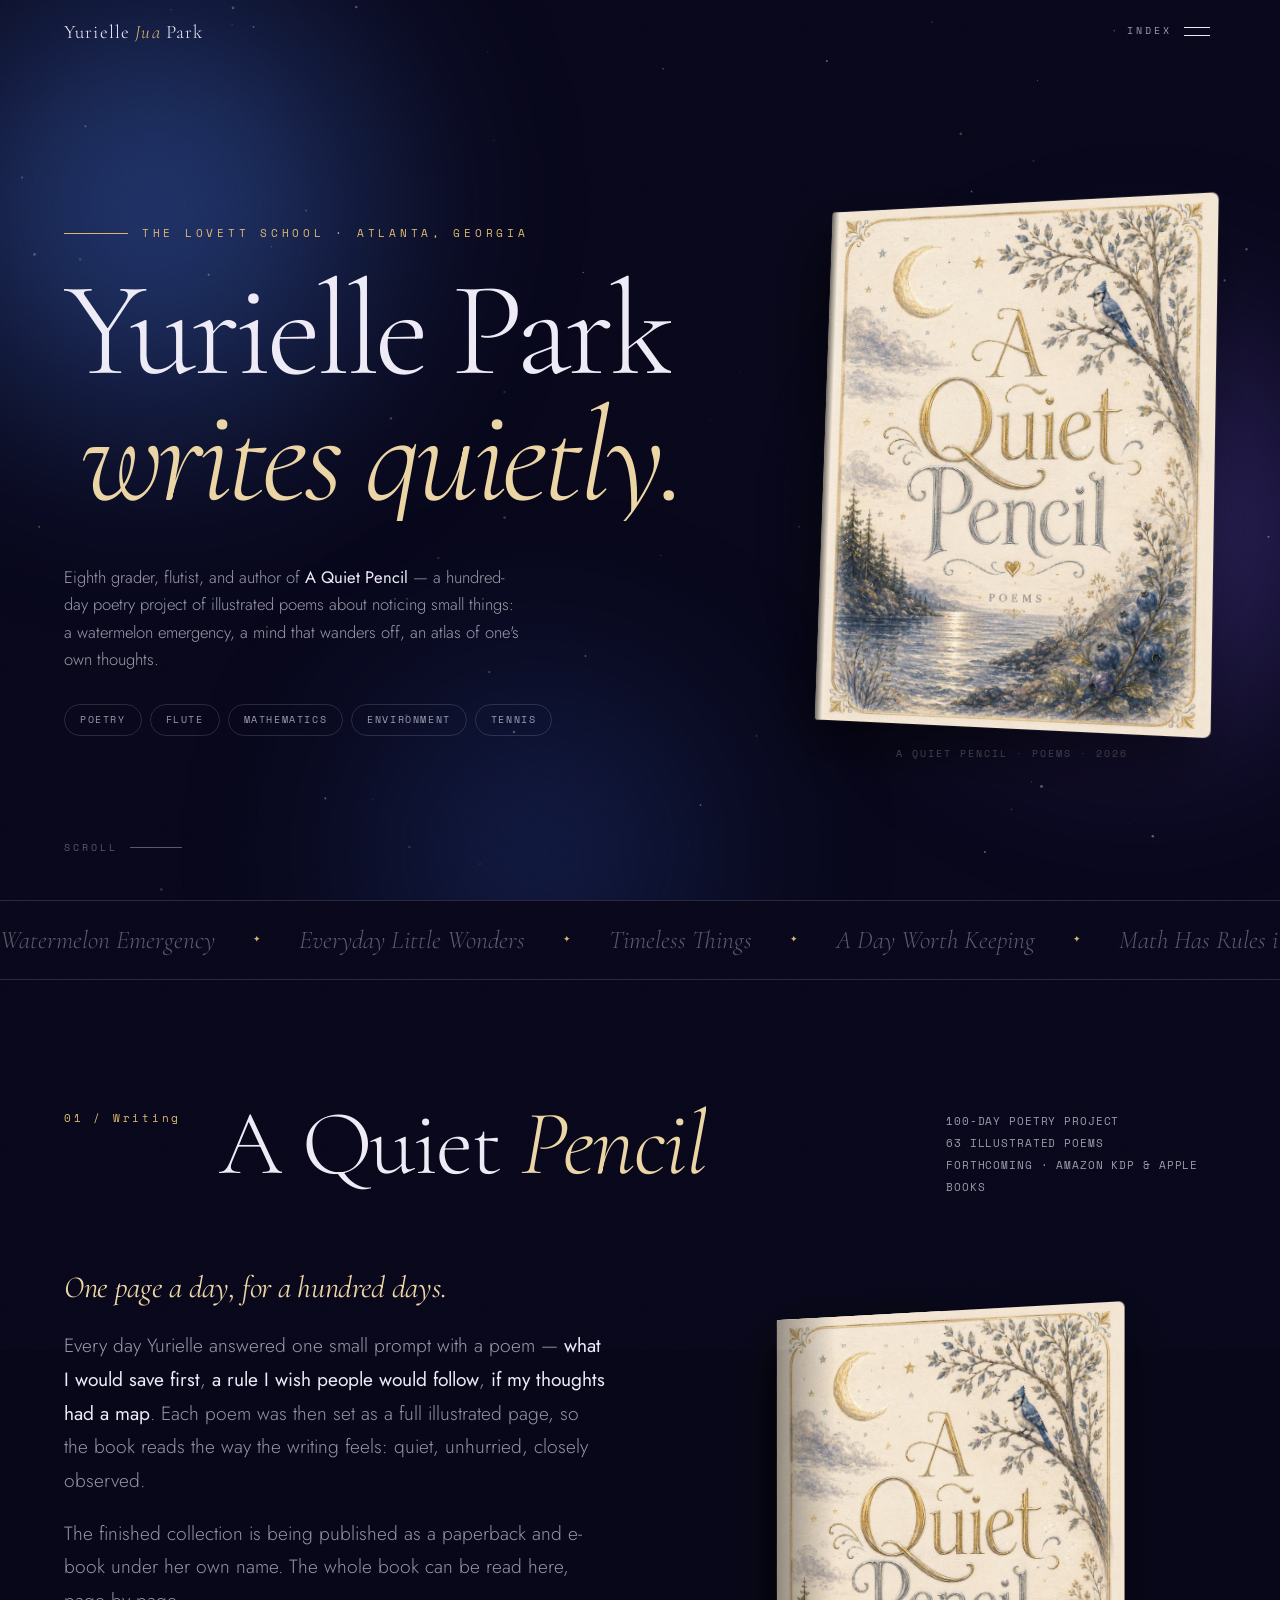
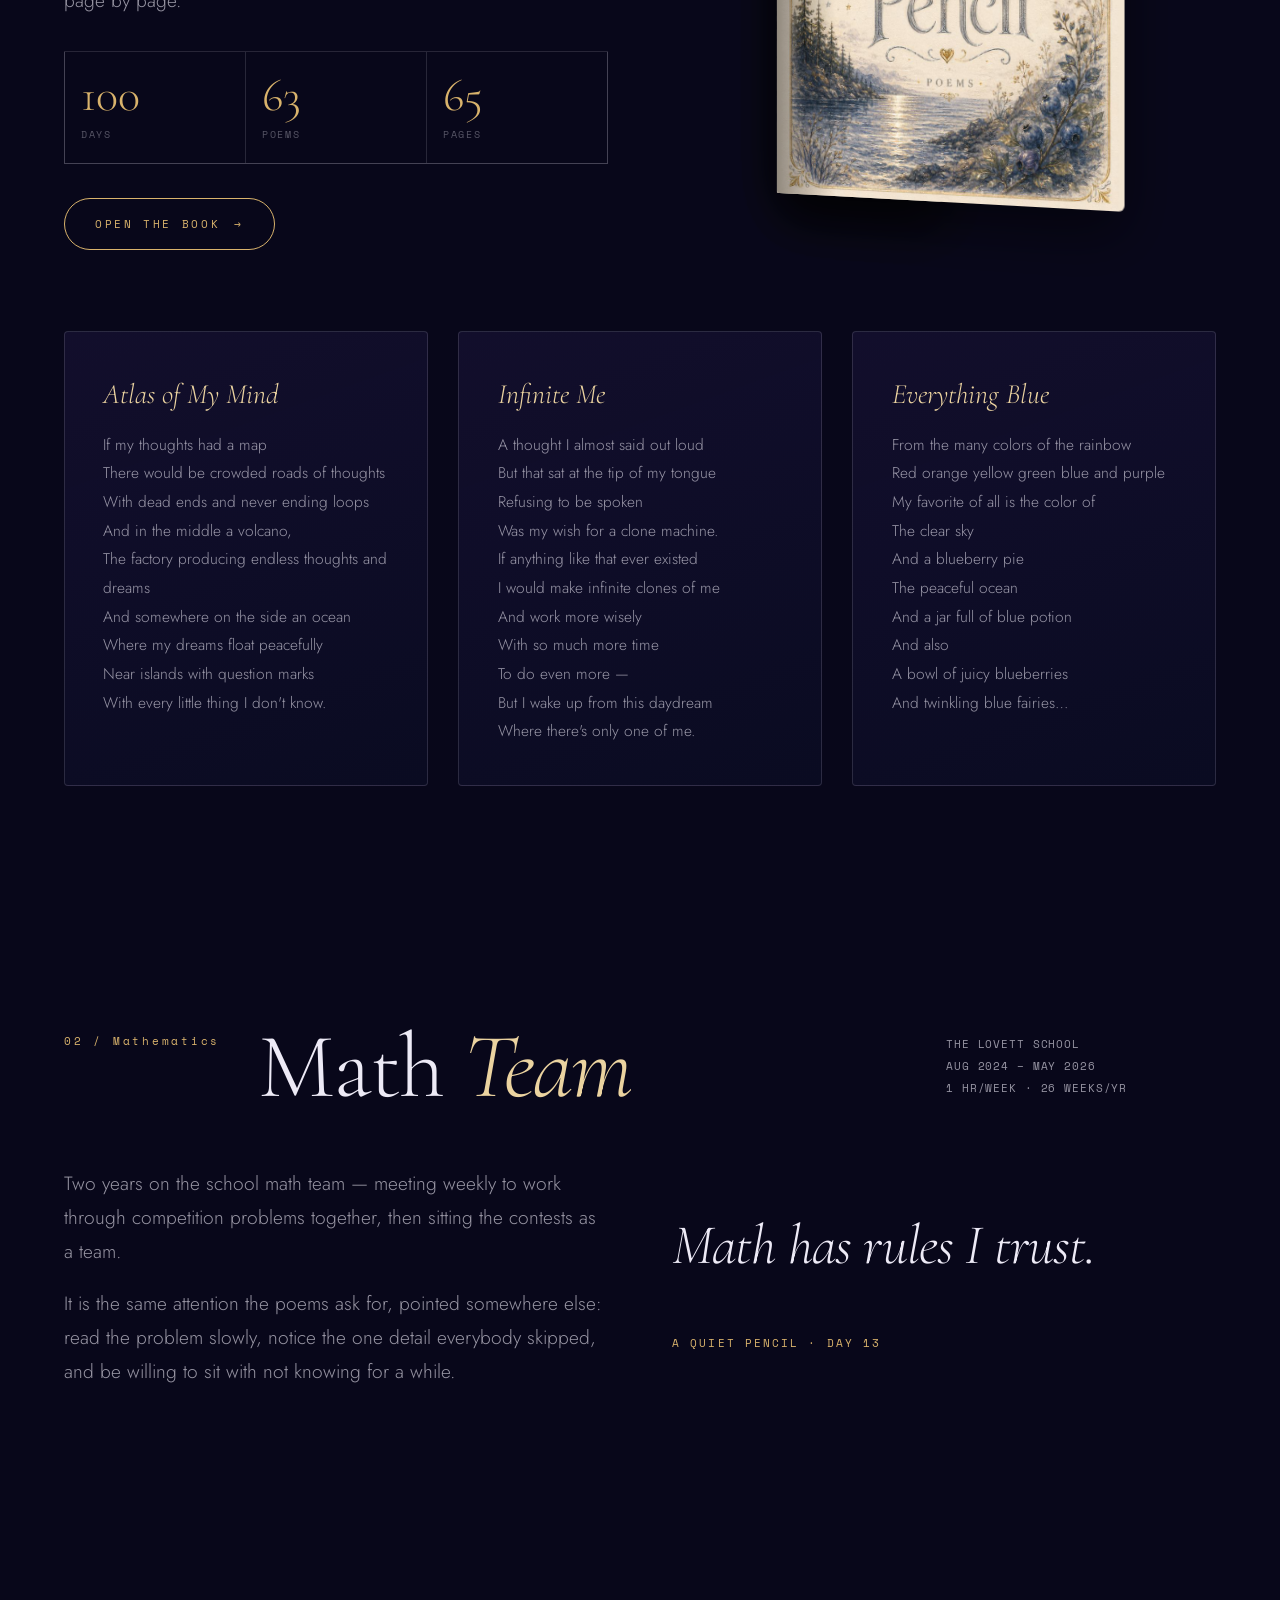
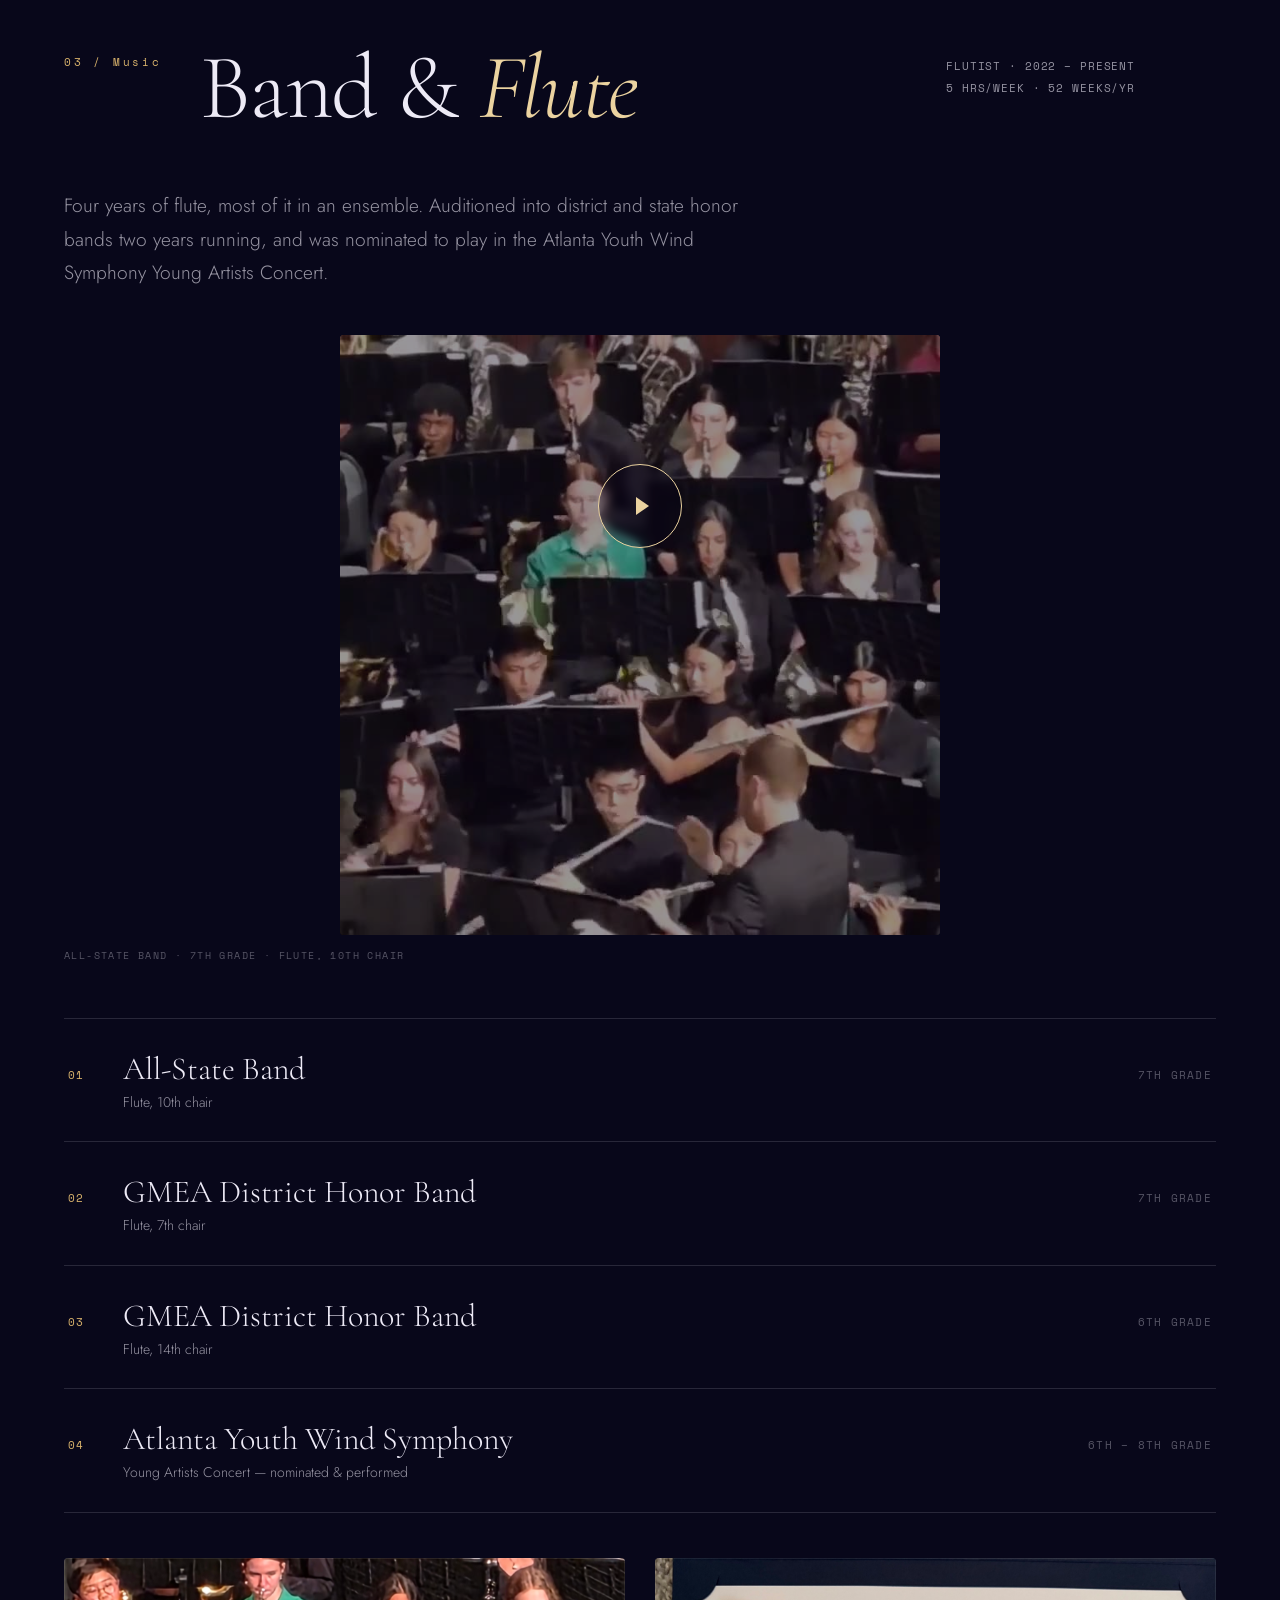
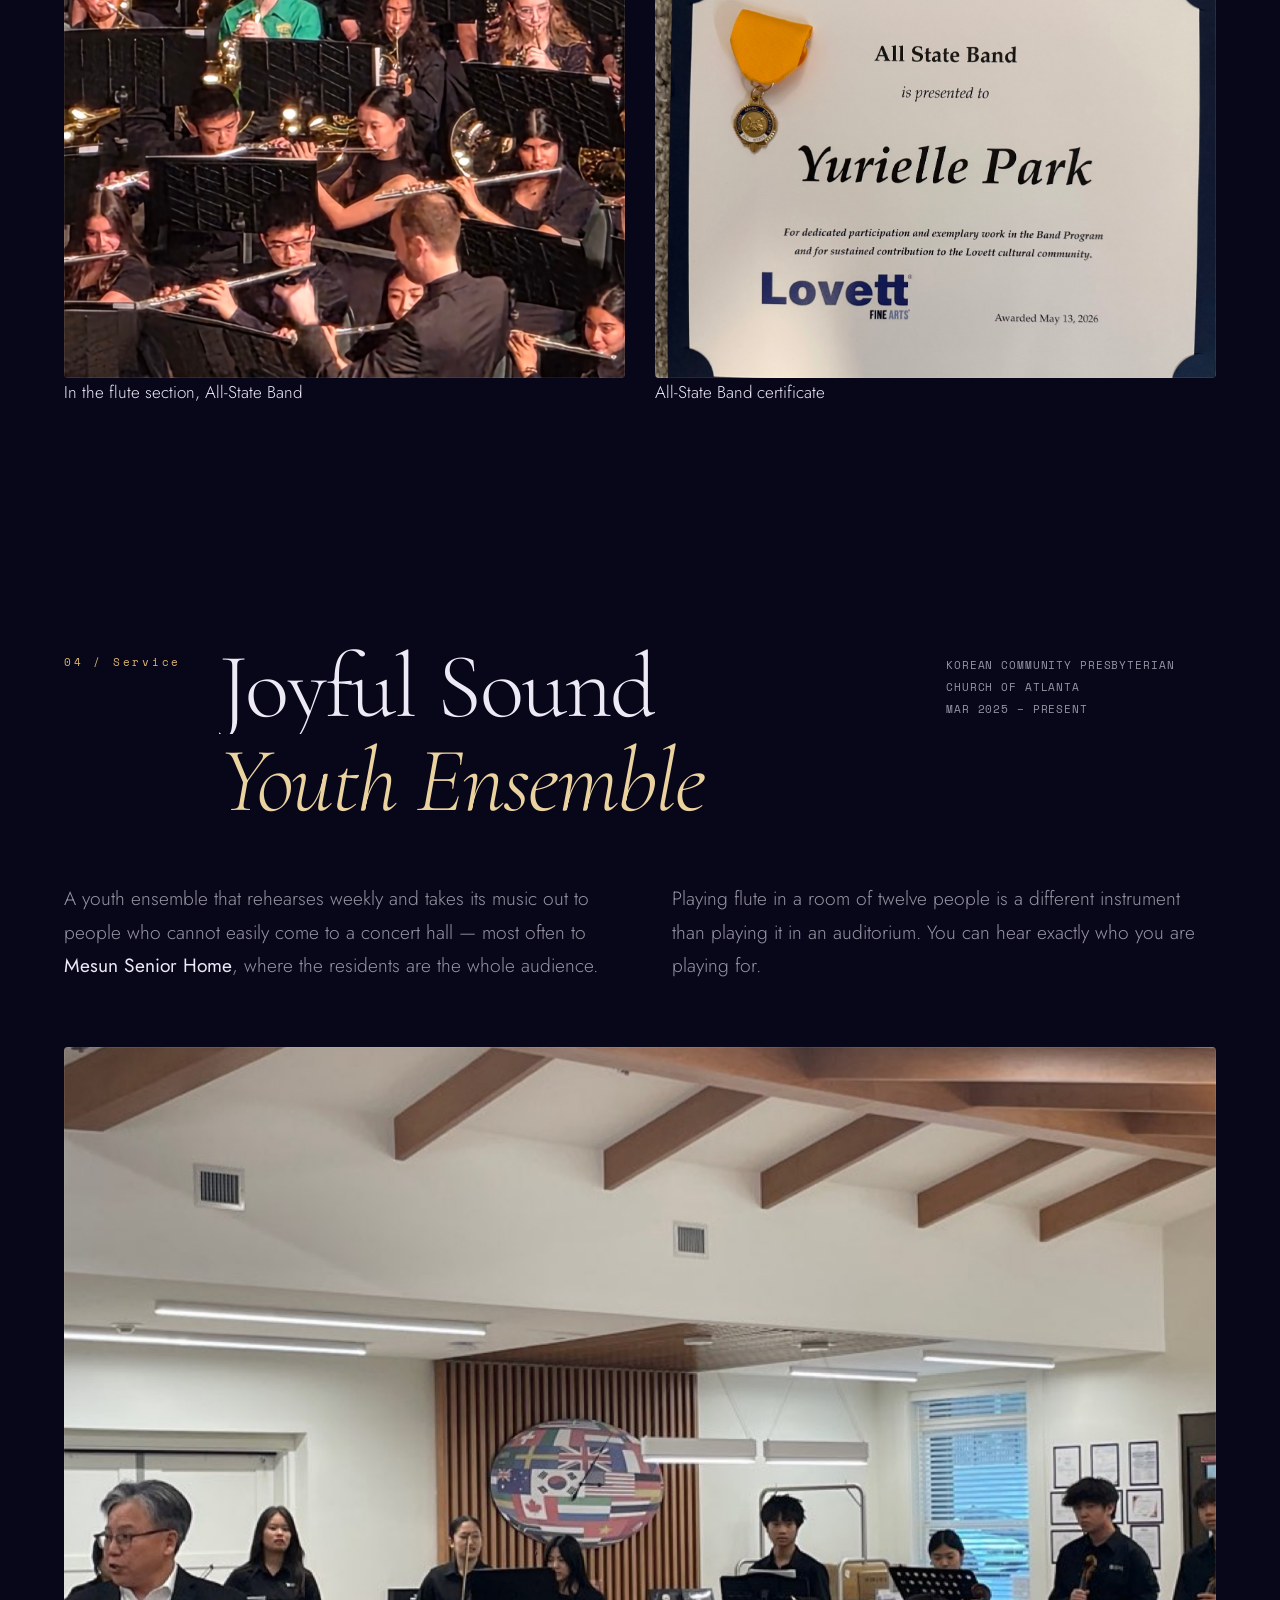
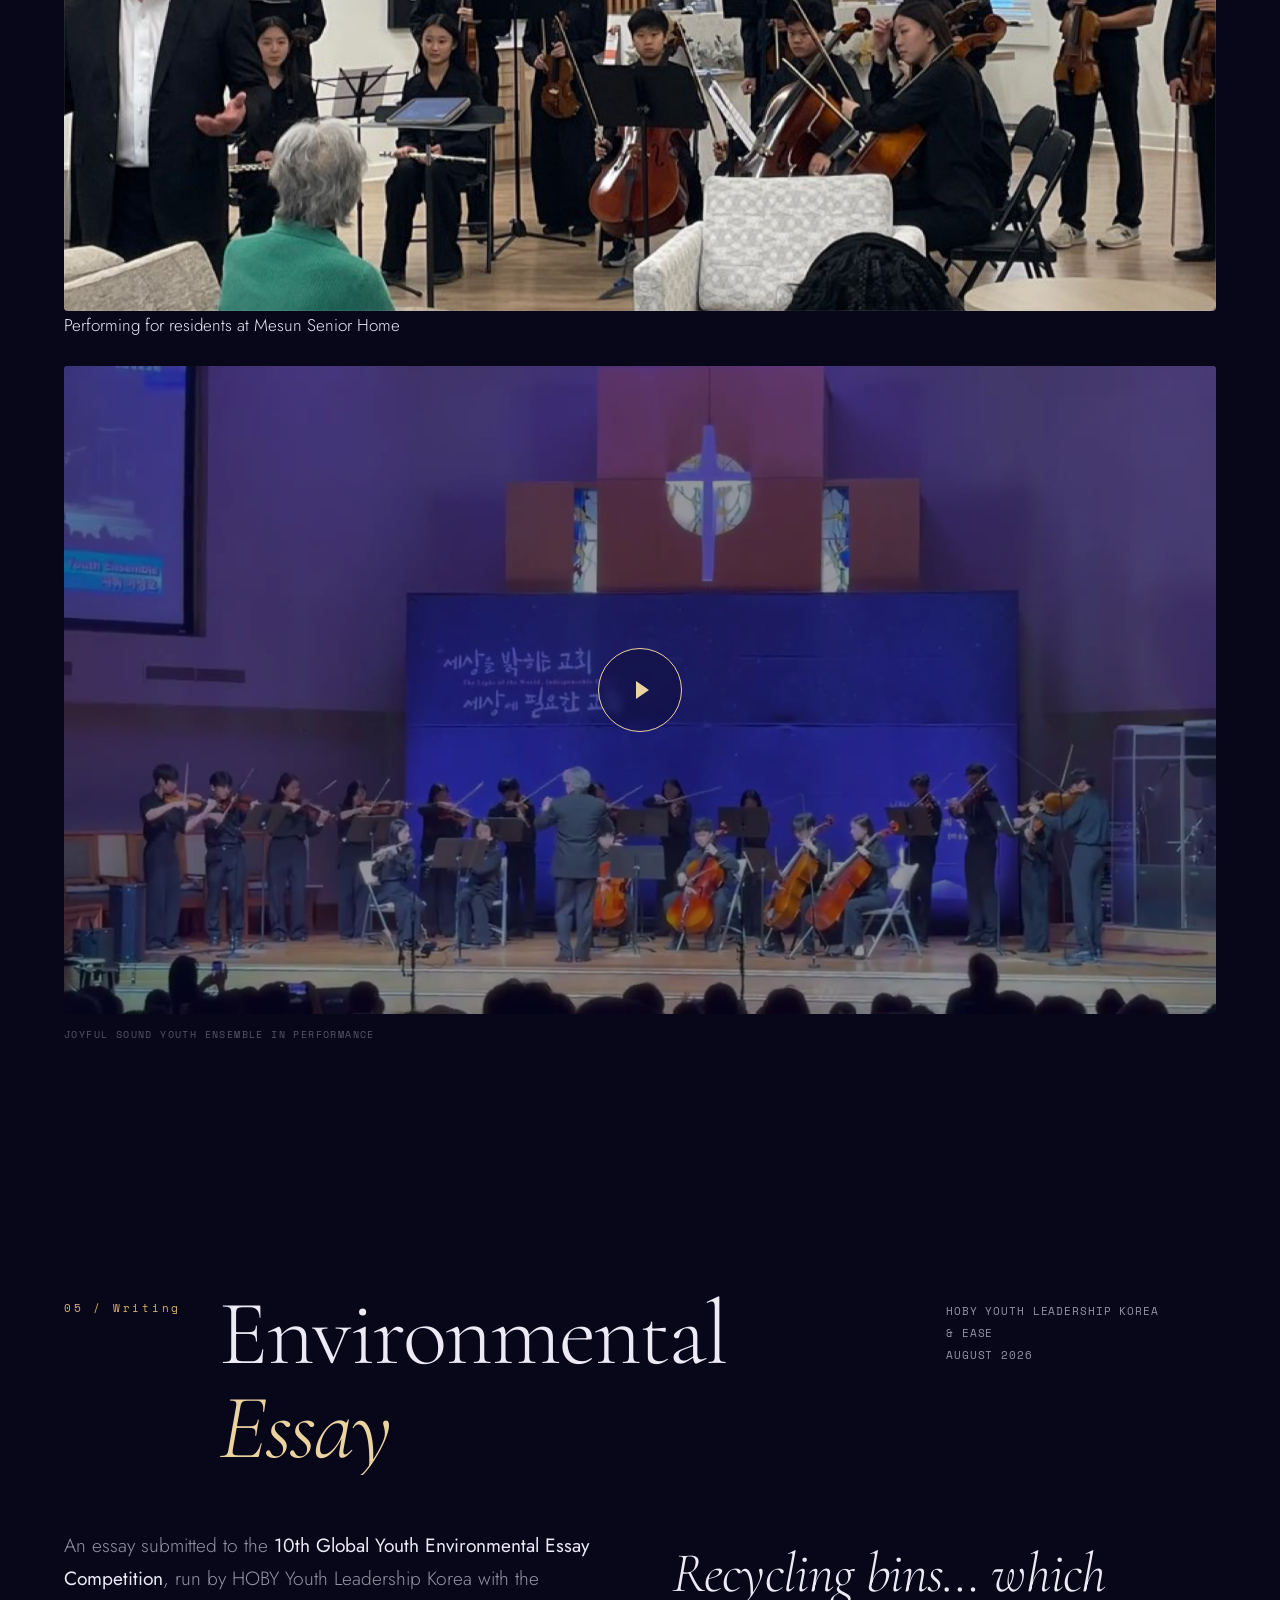
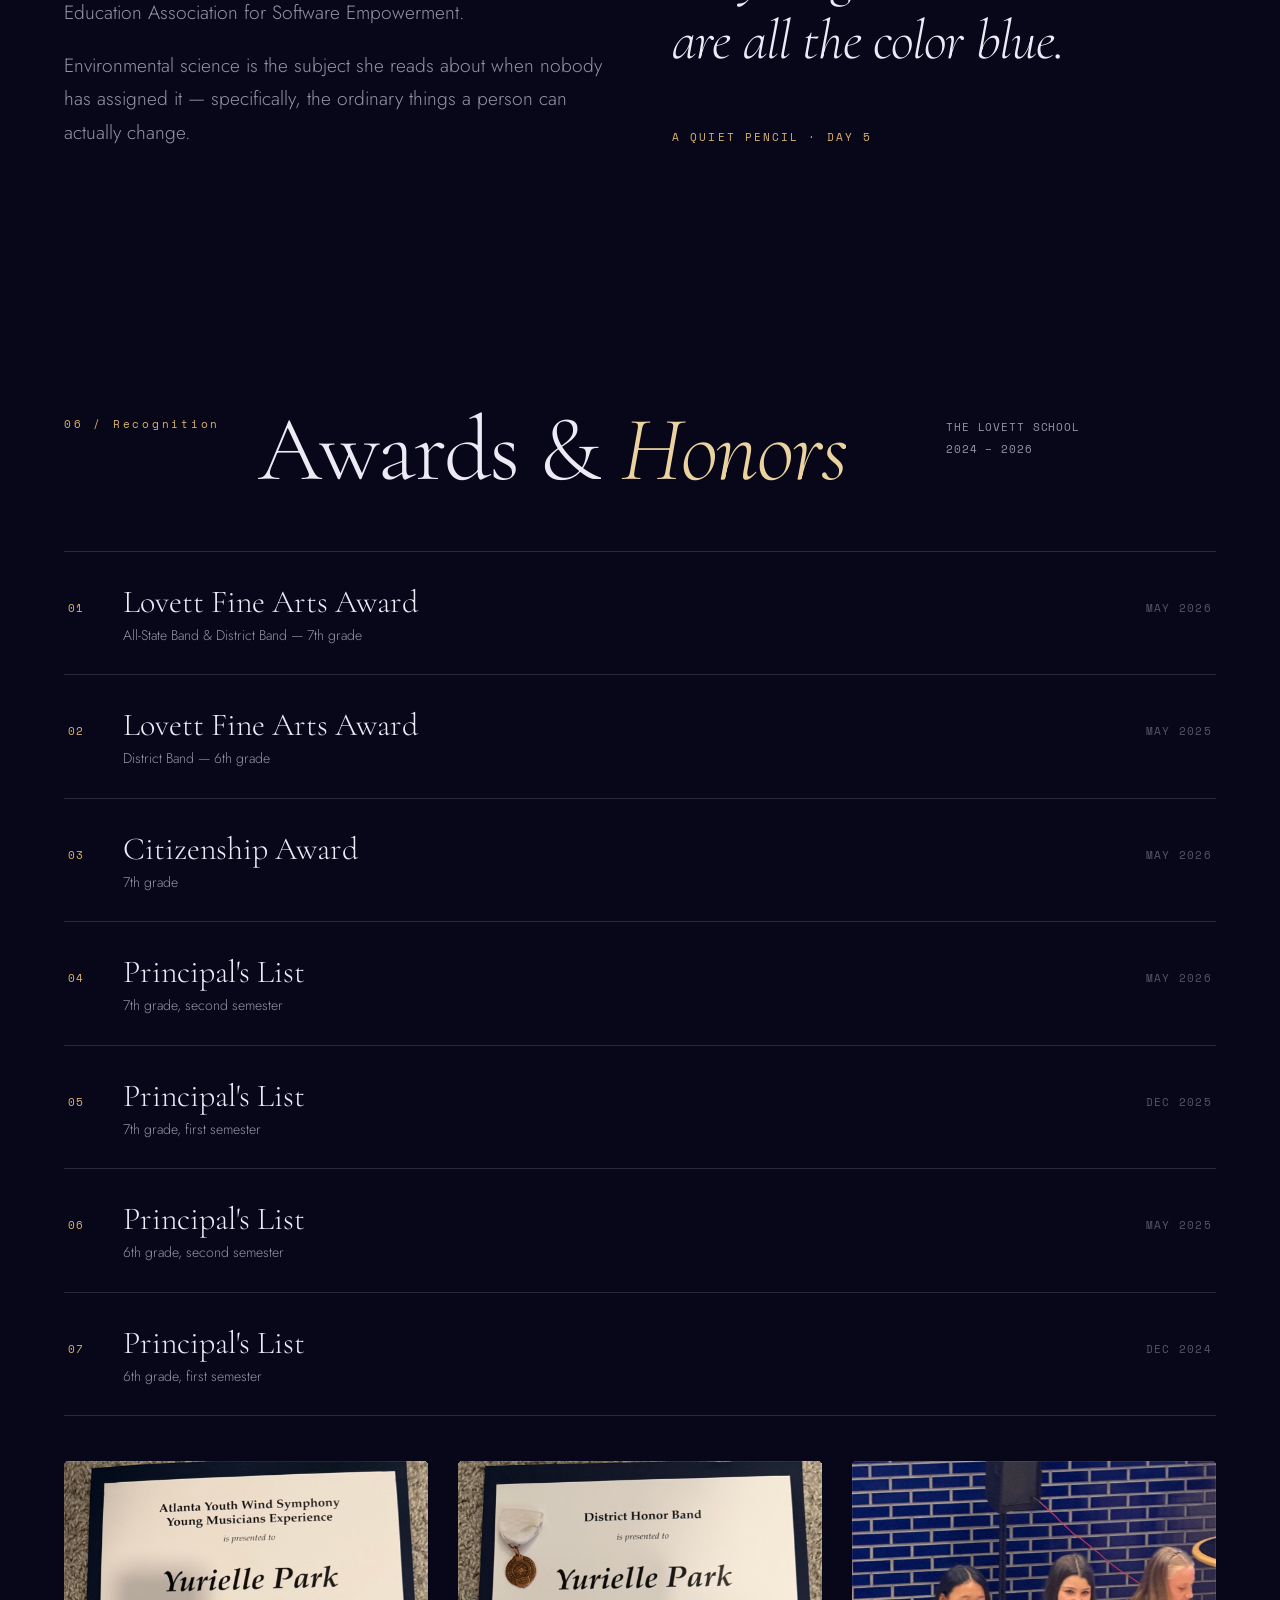
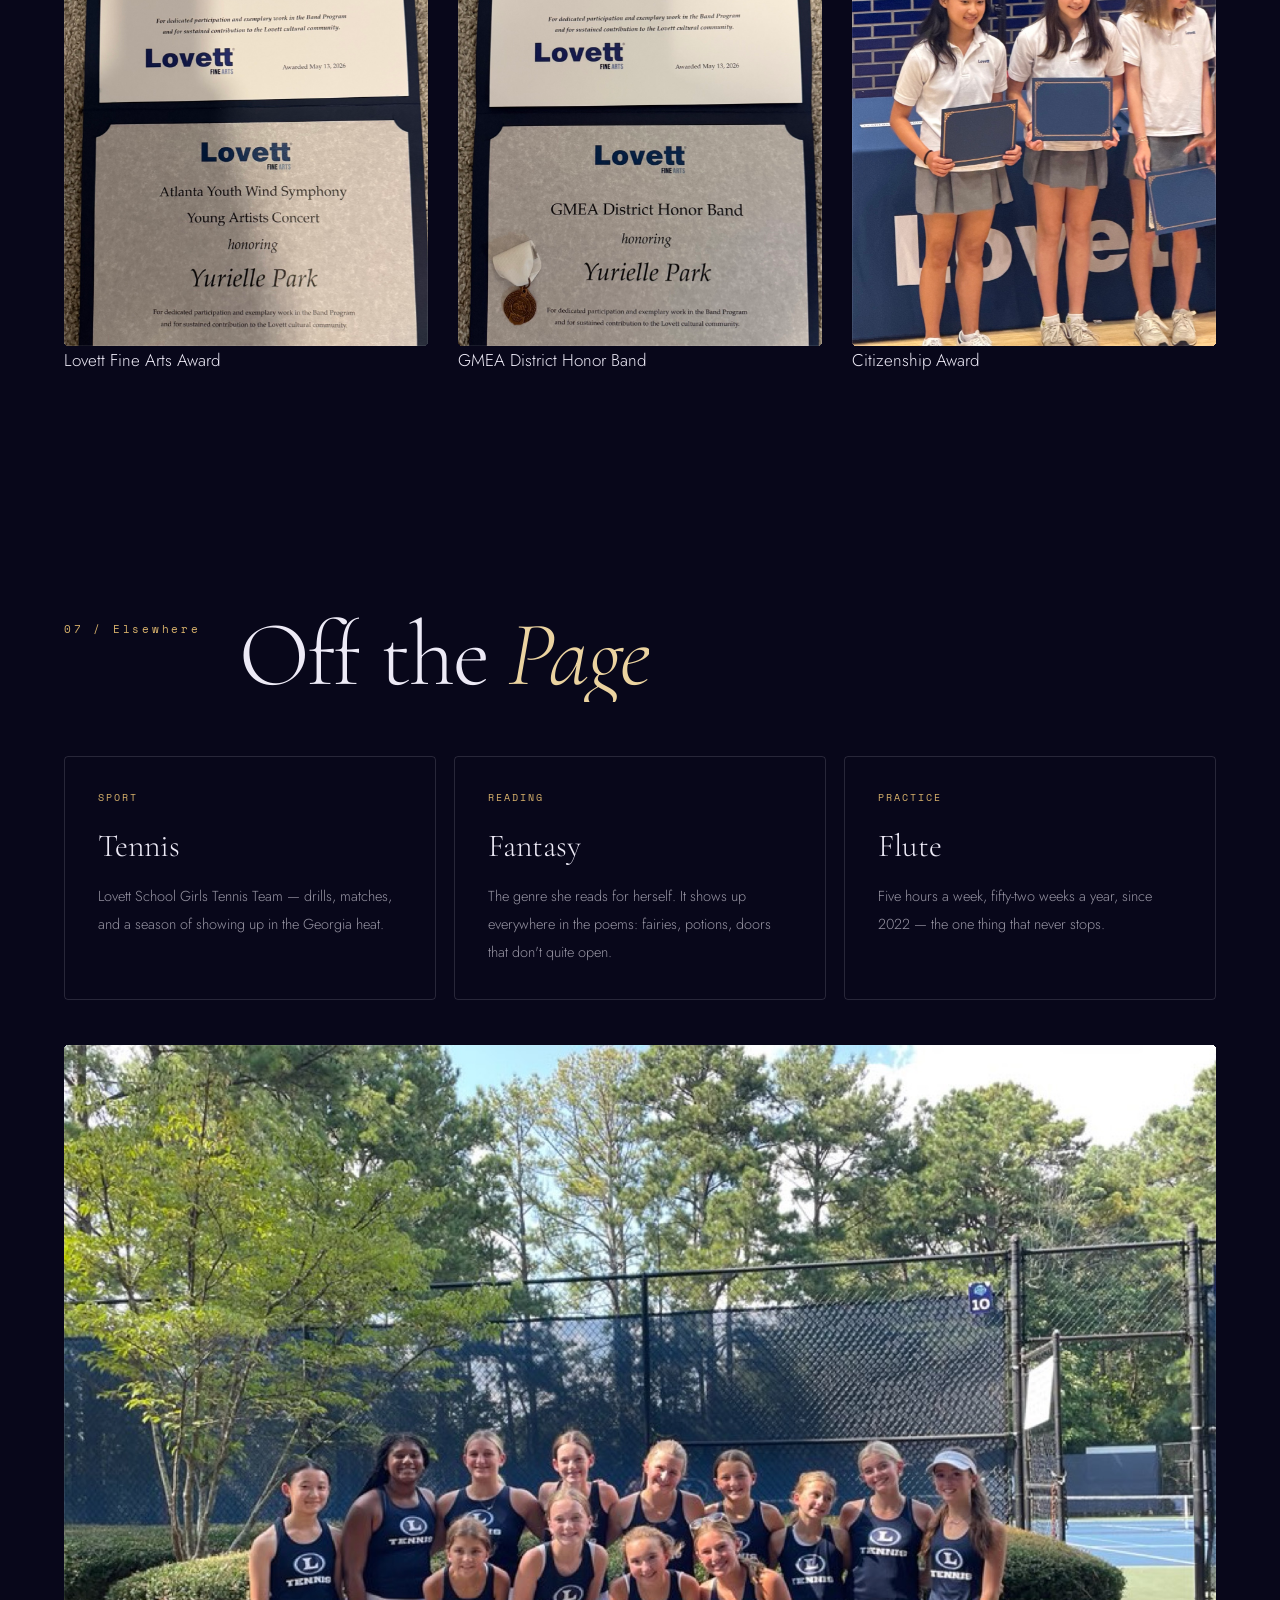
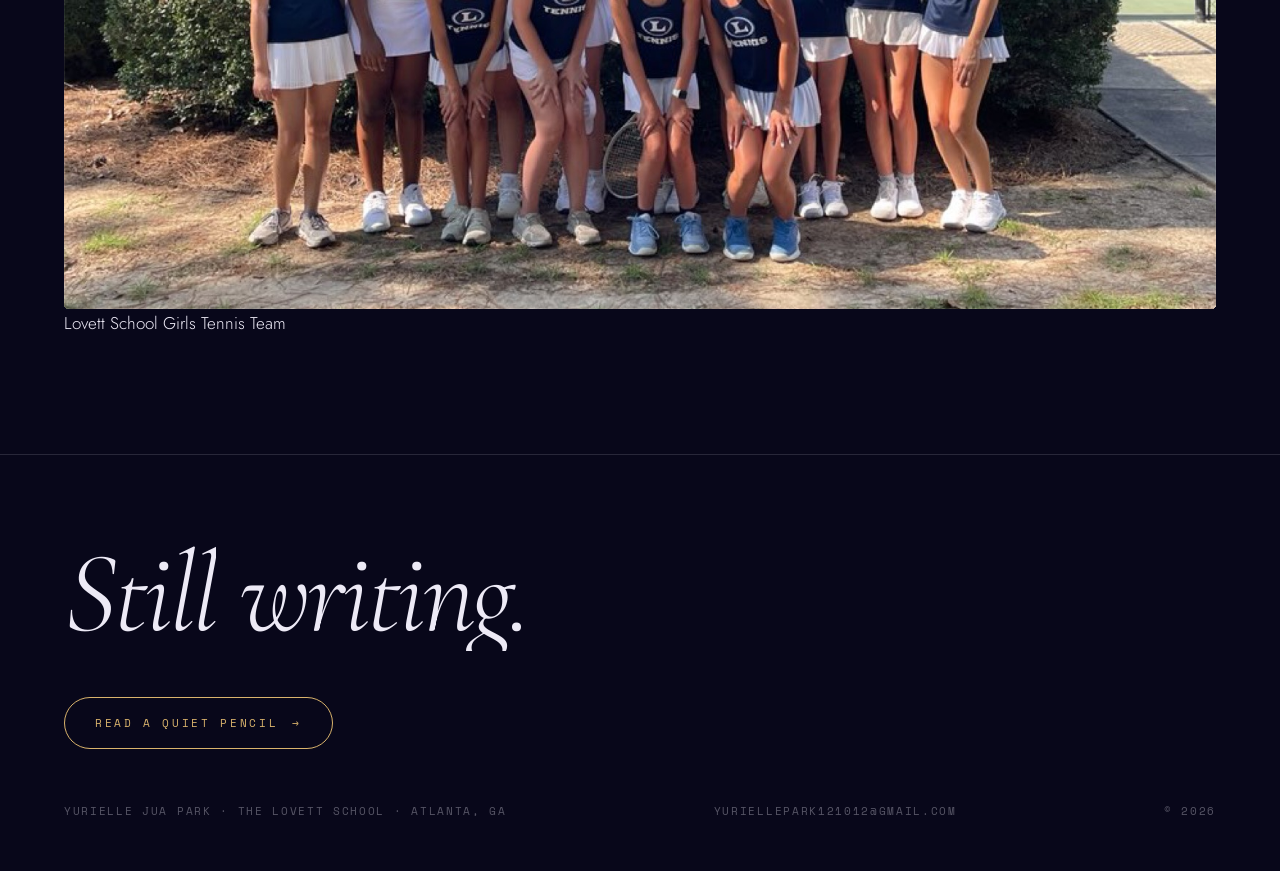
<file: site/index.html>
<!DOCTYPE html>
<html lang="en">
<head>
<meta charset="utf-8">
<meta name="viewport" content="width=device-width, initial-scale=1">
<title>Yurielle Jua Park — A Quiet Pencil</title>
<meta name="description" content="Portfolio of Yurielle Jua Park — poet and author of A Quiet Pencil, flutist, and math team member at The Lovett School, Atlanta.">
<link rel="preconnect" href="https://fonts.googleapis.com">
<link rel="preconnect" href="https://fonts.gstatic.com" crossorigin>
<link href="https://fonts.googleapis.com/css2?family=Cormorant+Garamond:ital,wght@0,300;0,400;1,300;1,400&family=Jost:wght@300;400;500&family=Space+Mono:wght@400&display=swap" rel="stylesheet">
<link rel="stylesheet" href="css/style.css">
<link rel="icon" href="data:image/svg+xml,%3Csvg xmlns='http://www.w3.org/2000/svg' viewBox='0 0 32 32'%3E%3Ctext y='25' font-size='24'%3E%E2%9C%A6%3C/text%3E%3C/svg%3E">
<!-- Scroll reveals hide content until revealed, so they are opted into here.
     Without this line nothing is ever hidden and the page reads fine with no JS. -->
<script>document.documentElement.className += " js";</script>
</head>
<body>

<div id="loader"><div class="loader-mark"><div class="pencil"></div><p>A Quiet Pencil</p></div></div>
<div class="grain" aria-hidden="true"></div>
<div class="aurora" aria-hidden="true"><span></span><span></span><span></span></div>
<canvas id="stars" aria-hidden="true"></canvas>
<div id="progress" aria-hidden="true"></div>
<div id="cursor" aria-hidden="true"></div>

<header class="site-head">
  <a class="brand" href="#top">Yurielle <em>Jua</em> Park</a>
  <button class="nav-toggle" id="navToggle" aria-expanded="false" aria-controls="menu">
    <span id="navLabel">Index</span>
    <span class="bars" aria-hidden="true"><i></i><i></i></span>
  </button>
</header>

<nav class="menu" id="menu">
  <ol>
    <li><a href="#quiet-pencil"><span>01</span> A Quiet Pencil</a></li>
    <li><a href="#math"><span>02</span> Math Team</a></li>
    <li><a href="#band"><span>03</span> Band &amp; Flute</a></li>
    <li><a href="#service"><span>04</span> Service</a></li>
    <li><a href="#essay"><span>05</span> Environment</a></li>
    <li><a href="#awards"><span>06</span> Awards</a></li>
    <li><a href="#beyond"><span>07</span> Off the Page</a></li>
    <li><a href="reader.html"><span>↗</span> Read the book</a></li>
  </ol>
</nav>

<main id="top">

  <!-- ================= HERO ================= -->
  <section class="hero">
    <div class="hero-grid">
      <div>
        <p class="hero-kicker">The Lovett School · Atlanta, Georgia</p>
        <h1 class="split" data-split>Yurielle Park<span class="l2" data-split-line>writes quietly.</span></h1>
        <p class="hero-sub" data-reveal data-delay="3">
          Eighth grader, flutist, and author of <b>A Quiet Pencil</b> — a hundred-day poetry
          project of illustrated poems about noticing small things: a watermelon emergency,
          a mind that wanders off, an atlas of one's own thoughts.
        </p>
        <div class="hero-tags" data-reveal data-delay="4">
          <span class="tag">Poetry</span>
          <span class="tag">Flute</span>
          <span class="tag">Mathematics</span>
          <span class="tag">Environment</span>
          <span class="tag">Tennis</span>
        </div>
      </div>

      <div class="hero-book" data-reveal="right" data-delay="2">
        <figure data-tilt>
          <img src="assets/book/pages/p00.jpg" alt="Cover of A Quiet Pencil — a watercolour lake under a gold crescent moon with a blue jay on a branch." width="928" height="1200">
        </figure>
        <figcaption>A Quiet Pencil · Poems · 2026</figcaption>
      </div>
    </div>
    <p class="scroll-cue">Scroll</p>
  </section>

  <!-- ================= MARQUEE ================= -->
  <div class="marquee" id="marquee" aria-hidden="true"></div>

  <!-- ================= 01 · A QUIET PENCIL ================= -->
  <section class="sec qp" id="quiet-pencil">
    <div class="wrap">
      <div class="sec-head">
        <p class="sec-num" data-reveal>01 / Writing</p>
        <h2 class="sec-title split" data-split data-reveal>A Quiet <em>Pencil</em></h2>
        <p class="sec-meta" data-reveal data-delay="2">
          100-day poetry project<br>63 illustrated poems<br>Forthcoming · Amazon KDP &amp; Apple Books
        </p>
      </div>

      <div class="qp-inner">
        <div class="qp-copy">
          <h3 data-reveal>One page a day, for a hundred days.</h3>
          <p class="lede" data-reveal data-delay="1">
            Every day Yurielle answered one small prompt with a poem — <strong>what I would save
            first</strong>, <strong>a rule I wish people would follow</strong>, <strong>if my
            thoughts had a map</strong>. Each poem was then set as a full illustrated page, so
            the book reads the way the writing feels: quiet, unhurried, closely observed.
          </p>
          <p class="lede" data-reveal data-delay="2">
            The finished collection is being published as a paperback and e-book under her own
            name. The whole book can be read here, page by page.
          </p>

          <div class="stats" data-reveal="wipe" data-delay="2">
            <div class="stat"><b>100</b><span>Days</span></div>
            <div class="stat"><b>63</b><span>Poems</span></div>
            <div class="stat"><b>65</b><span>Pages</span></div>
          </div>

          <a class="btn" href="reader.html" data-reveal data-delay="3" data-magnetic>
            Open the book <span class="arw" aria-hidden="true">→</span>
          </a>
        </div>

        <div class="book3d" data-reveal="right" data-delay="2" aria-hidden="true">
          <div class="vol">
            <div class="leaf b"><img src="assets/book/pages/p13.jpg" alt=""></div>
            <div class="leaf"><img src="assets/book/pages/p05.jpg" alt=""></div>
            <div class="cover"><img src="assets/book/pages/p00.jpg" alt=""></div>
          </div>
        </div>
      </div>
    </div>

    <!-- three poems in full -->
    <div class="wrap" style="margin-top:clamp(56px,9vh,110px)">
      <div class="grid-3">
        <article class="poem-card" data-reveal data-delay="1">
          <p class="pt">Atlas of My Mind</p>
          <pre>If my thoughts had a map
There would be crowded roads of thoughts
With dead ends and never ending loops
And in the middle a volcano,
The factory producing endless thoughts and dreams
And somewhere on the side an ocean
Where my dreams float peacefully
Near islands with question marks
With every little thing I don't know.</pre>
        </article>
        <article class="poem-card" data-reveal data-delay="2">
          <p class="pt">Infinite Me</p>
          <pre>A thought I almost said out loud
But that sat at the tip of my tongue
Refusing to be spoken
Was my wish for a clone machine.
If anything like that ever existed
I would make infinite clones of me
And work more wisely
With so much more time
To do even more —
But I wake up from this daydream
Where there's only one of me.</pre>
        </article>
        <article class="poem-card" data-reveal data-delay="3">
          <p class="pt">Everything Blue</p>
          <pre>From the many colors of the rainbow
Red orange yellow green blue and purple
My favorite of all is the color of
The clear sky
And a blueberry pie
The peaceful ocean
And a jar full of blue potion
And also
A bowl of juicy blueberries
And twinkling blue fairies…</pre>
        </article>
      </div>
    </div>
  </section>

  <!-- ================= 02 · MATH TEAM ================= -->
  <section class="sec" id="math">
    <div class="wrap">
      <div class="sec-head">
        <p class="sec-num" data-reveal>02 / Mathematics</p>
        <h2 class="sec-title split" data-split data-reveal>Math <em>Team</em></h2>
        <p class="sec-meta" data-reveal data-delay="2">The Lovett School<br>Aug 2024 – May 2026<br>1 hr/week · 26 weeks/yr</p>
      </div>

      <div class="split-2">
        <div>
          <p class="lede" data-reveal>
            Two years on the school math team — meeting weekly to work through competition
            problems together, then sitting the contests as a team.
          </p>
          <p class="lede" data-reveal data-delay="1">
            It is the same attention the poems ask for, pointed somewhere else: read the problem
            slowly, notice the one detail everybody skipped, and be willing to sit with not
            knowing for a while.
          </p>
        </div>
        <blockquote data-reveal="right" data-delay="2" style="margin:0">
          <p class="pull">Math has rules I trust.</p>
          <p class="pull-attr">A Quiet Pencil · Day 13</p>
        </blockquote>
      </div>
    </div>
  </section>

  <!-- ================= 03 · BAND ================= -->
  <section class="sec" id="band">
    <div class="wrap">
      <div class="sec-head">
        <p class="sec-num" data-reveal>03 / Music</p>
        <h2 class="sec-title split" data-split data-reveal>Band &amp; <em>Flute</em></h2>
        <p class="sec-meta" data-reveal data-delay="2">Flutist · 2022 – Present<br>5 hrs/week · 52 weeks/yr</p>
      </div>

      <p class="lede" data-reveal style="margin-bottom:clamp(34px,5vh,60px)">
        Four years of flute, most of it in an ensemble. Auditioned into district and state
        honor bands two years running, and was nominated to play in the Atlanta Youth Wind
        Symphony Young Artists Concert.
      </p>

      <div class="vid" data-reveal="wipe" data-vid style="--ar:1/1;max-width:600px;margin-inline:auto">
        <video preload="none" playsinline controls width="720" height="720"
               poster="assets/video/allstate-band.jpg"
               src="assets/video/allstate-band.mp4"></video>
        <div class="poster" style="background-image:url('assets/video/allstate-band.jpg')">
          <span class="play" aria-hidden="true"></span>
          <span class="visually-hidden"></span>
        </div>
      </div>
      <p class="cap" data-reveal>All-State Band · 7th grade · flute, 10th chair</p>

      <ul class="ledger" data-reveal style="margin-top:clamp(40px,6vh,70px)">
        <li><div class="row"><span class="k">01</span><span class="t">All-State Band <small>Flute, 10th chair</small></span><span class="d">7th grade</span></div></li>
        <li><div class="row"><span class="k">02</span><span class="t">GMEA District Honor Band <small>Flute, 7th chair</small></span><span class="d">7th grade</span></div></li>
        <li><div class="row"><span class="k">03</span><span class="t">GMEA District Honor Band <small>Flute, 14th chair</small></span><span class="d">6th grade</span></div></li>
        <li><div class="row"><span class="k">04</span><span class="t">Atlanta Youth Wind Symphony <small>Young Artists Concert — nominated &amp; performed</small></span><span class="d">6th – 8th grade</span></div></li>
      </ul>

      <div class="grid-2" style="margin-top:clamp(34px,5vh,60px)">
        <figure style="margin:0" data-reveal data-delay="1">
          <div class="media wide"><img loading="lazy" src="assets/photos/allstate-band.jpg" alt="Yurielle playing flute in the All-State Band during a concert." data-par></div>
          <figcaption>In the flute section, All-State Band</figcaption>
        </figure>
        <figure style="margin:0" data-reveal data-delay="2">
          <div class="media wide"><img loading="lazy" src="assets/photos/allstate-award.jpg" alt="All-State Band certificate." data-par></div>
          <figcaption>All-State Band certificate</figcaption>
        </figure>
      </div>
    </div>
  </section>

  <!-- ================= 04 · SERVICE ================= -->
  <section class="sec" id="service">
    <div class="wrap">
      <div class="sec-head">
        <p class="sec-num" data-reveal>04 / Service</p>
        <h2 class="sec-title split" data-split data-reveal>Joyful Sound <em>Youth Ensemble</em></h2>
        <p class="sec-meta" data-reveal data-delay="2">Korean Community Presbyterian<br>Church of Atlanta<br>Mar 2025 – Present</p>
      </div>

      <div class="split-2" style="margin-bottom:clamp(34px,5vh,60px)">
        <p class="lede" data-reveal>
          A youth ensemble that rehearses weekly and takes its music out to people who cannot
          easily come to a concert hall — most often to <strong>Mesun Senior Home</strong>, where
          the residents are the whole audience.
        </p>
        <p class="lede" data-reveal data-delay="1">
          Playing flute in a room of twelve people is a different instrument than playing it in
          an auditorium. You can hear exactly who you are playing for.
        </p>
      </div>

      <figure style="margin:0" data-reveal="wipe">
        <div class="media wide"><img loading="lazy" src="assets/photos/mesun-senior-home.jpg" alt="The Joyful Sound Youth Ensemble performing for residents at Mesun Senior Home." data-par></div>
        <figcaption>Performing for residents at Mesun Senior Home</figcaption>
      </figure>

      <div class="vid" data-reveal="wipe" data-vid style="--ar:16/9;margin-top:clamp(20px,3vh,36px)">
        <video preload="none" playsinline controls width="1280" height="720"
               poster="assets/video/jsye-kcpc.jpg"
               src="assets/video/jsye-kcpc.mp4"></video>
        <div class="poster" style="background-image:url('assets/video/jsye-kcpc.jpg')">
          <span class="play" aria-hidden="true"></span>
        </div>
      </div>
      <p class="cap" data-reveal>Joyful Sound Youth Ensemble in performance</p>
    </div>
  </section>

  <!-- ================= 05 · ESSAY ================= -->
  <section class="sec" id="essay">
    <div class="wrap">
      <div class="sec-head">
        <p class="sec-num" data-reveal>05 / Writing</p>
        <h2 class="sec-title split" data-split data-reveal>Environmental <em>Essay</em></h2>
        <p class="sec-meta" data-reveal data-delay="2">HOBY Youth Leadership Korea<br>&amp; EASE<br>August 2026</p>
      </div>

      <div class="split-2">
        <div>
          <p class="lede" data-reveal>
            An essay submitted to the <strong>10th Global Youth Environmental Essay
            Competition</strong>, run by HOBY Youth Leadership Korea with the Education
            Association for Software Empowerment.
          </p>
          <p class="lede" data-reveal data-delay="1">
            Environmental science is the subject she reads about when nobody has assigned it —
            specifically, the ordinary things a person can actually change.
          </p>
        </div>
        <blockquote data-reveal="right" data-delay="2" style="margin:0">
          <p class="pull">Recycling bins… which are all the color blue.</p>
          <p class="pull-attr">A Quiet Pencil · Day 5</p>
        </blockquote>
      </div>
    </div>
  </section>

  <!-- ================= 06 · AWARDS ================= -->
  <section class="sec" id="awards">
    <div class="wrap">
      <div class="sec-head">
        <p class="sec-num" data-reveal>06 / Recognition</p>
        <h2 class="sec-title split" data-split data-reveal>Awards &amp; <em>Honors</em></h2>
        <p class="sec-meta" data-reveal data-delay="2">The Lovett School<br>2024 – 2026</p>
      </div>

      <ul class="ledger" data-reveal>
        <li><div class="row"><span class="k">01</span><span class="t">Lovett Fine Arts Award <small>All-State Band &amp; District Band — 7th grade</small></span><span class="d">May 2026</span></div></li>
        <li><div class="row"><span class="k">02</span><span class="t">Lovett Fine Arts Award <small>District Band — 6th grade</small></span><span class="d">May 2025</span></div></li>
        <li><div class="row"><span class="k">03</span><span class="t">Citizenship Award <small>7th grade</small></span><span class="d">May 2026</span></div></li>
        <li><div class="row"><span class="k">04</span><span class="t">Principal's List <small>7th grade, second semester</small></span><span class="d">May 2026</span></div></li>
        <li><div class="row"><span class="k">05</span><span class="t">Principal's List <small>7th grade, first semester</small></span><span class="d">Dec 2025</span></div></li>
        <li><div class="row"><span class="k">06</span><span class="t">Principal's List <small>6th grade, second semester</small></span><span class="d">May 2025</span></div></li>
        <li><div class="row"><span class="k">07</span><span class="t">Principal's List <small>6th grade, first semester</small></span><span class="d">Dec 2024</span></div></li>
      </ul>

      <div class="grid-3" style="margin-top:clamp(34px,5vh,60px)">
        <figure style="margin:0" data-reveal data-delay="1">
          <div class="media tall"><img loading="lazy" src="assets/photos/ayws-concert.jpg" alt="Lovett Fine Arts awards for the band programme." data-par></div>
          <figcaption>Lovett Fine Arts Award</figcaption>
        </figure>
        <figure style="margin:0" data-reveal data-delay="2">
          <div class="media tall"><img loading="lazy" src="assets/photos/gmea-honor-band.jpg" alt="GMEA District Honor Band certificate." data-par></div>
          <figcaption>GMEA District Honor Band</figcaption>
        </figure>
        <figure style="margin:0" data-reveal data-delay="3">
          <div class="media tall"><img loading="lazy" src="assets/photos/citizenship-award.jpg" alt="Citizenship Award certificate." data-par></div>
          <figcaption>Citizenship Award</figcaption>
        </figure>
      </div>
    </div>
  </section>

  <!-- ================= 07 · BEYOND ================= -->
  <section class="sec" id="beyond">
    <div class="wrap">
      <div class="sec-head">
        <p class="sec-num" data-reveal>07 / Elsewhere</p>
        <h2 class="sec-title split" data-split data-reveal>Off the <em>Page</em></h2>
      </div>

      <div class="chips">
        <div class="chip" data-reveal data-delay="1"><i>Sport</i><b>Tennis</b><span>Lovett School Girls Tennis Team — drills, matches, and a season of showing up in the Georgia heat.</span></div>
        <div class="chip" data-reveal data-delay="2"><i>Reading</i><b>Fantasy</b><span>The genre she reads for herself. It shows up everywhere in the poems: fairies, potions, doors that don't quite open.</span></div>
        <div class="chip" data-reveal data-delay="3"><i>Practice</i><b>Flute</b><span>Five hours a week, fifty-two weeks a year, since 2022 — the one thing that never stops.</span></div>
      </div>

      <figure style="margin:clamp(34px,5vh,60px) 0 0" data-reveal="wipe">
        <div class="media wide"><img loading="lazy" src="assets/photos/tennis-team.jpg" alt="The Lovett School girls tennis team on the courts." data-par></div>
        <figcaption>Lovett School Girls Tennis Team</figcaption>
      </figure>
    </div>
  </section>

</main>

<footer class="site-foot">
  <div class="wrap">
    <p class="foot-big split" data-split data-reveal>Still writing.</p>
    <a class="btn" href="reader.html" data-magnetic>Read A Quiet Pencil <span class="arw" aria-hidden="true">→</span></a>
    <div class="foot-row" style="margin-top:clamp(40px,6vh,70px)">
      <p>Yurielle Jua Park · The Lovett School · Atlanta, GA</p>
      <p><a href="mailto:yuriellepark121012@gmail.com">yuriellepark121012@gmail.com</a></p>
      <p>© 2026</p>
    </div>
  </div>
</footer>

<script src="js/book-data.js"></script>
<script src="js/main.js"></script>
</body>
</html>
</file>
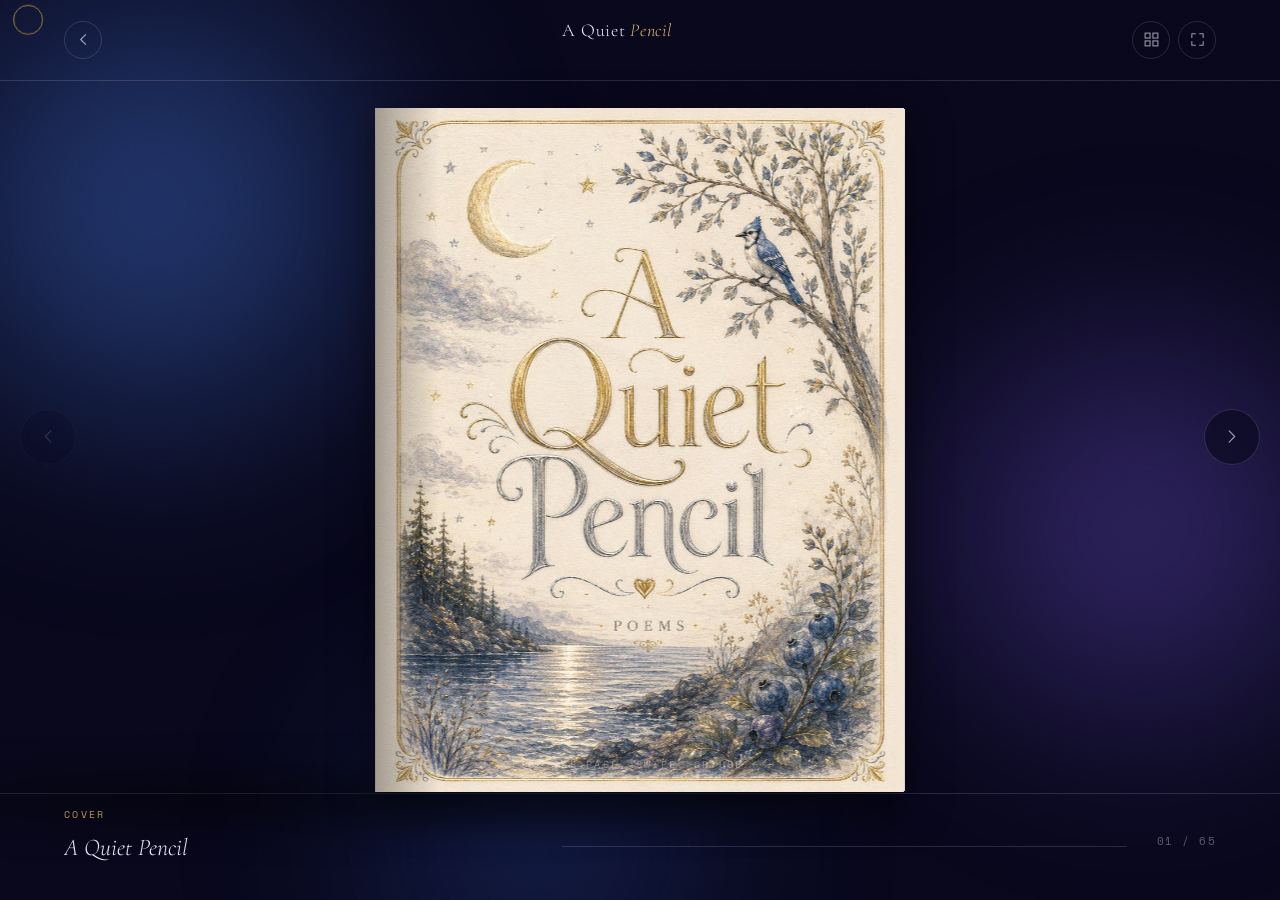
<file: reader.html>
<!DOCTYPE html>
<html lang="en">
<head>
<meta charset="utf-8">
<meta name="viewport" content="width=device-width, initial-scale=1">
<title>A Quiet Pencil — Yurielle Jua Park</title>
<meta name="description" content="Read A Quiet Pencil, a hundred-day illustrated poetry project by Yurielle Jua Park.">
<link rel="preconnect" href="https://fonts.googleapis.com">
<link rel="preconnect" href="https://fonts.gstatic.com" crossorigin>
<link href="https://fonts.googleapis.com/css2?family=Cormorant+Garamond:ital,wght@0,300;0,400;1,300;1,400&family=Jost:wght@300;400;500&family=Space+Mono:wght@400&display=swap" rel="stylesheet">
<link rel="stylesheet" href="css/style.css">
<link rel="icon" href="data:image/svg+xml,%3Csvg xmlns='http://www.w3.org/2000/svg' viewBox='0 0 32 32'%3E%3Ctext y='25' font-size='24'%3E%E2%9C%A6%3C/text%3E%3C/svg%3E">
</head>
<body class="reader">

<div class="grain" aria-hidden="true"></div>
<div class="aurora" aria-hidden="true"><span></span><span></span><span></span></div>
<div id="cursor" aria-hidden="true"></div>

<div class="reader-shell">

  <div class="reader-bar">
    <a class="icon-btn" href="index.html" aria-label="Back to portfolio">
      <svg viewBox="0 0 24 24" aria-hidden="true"><path d="M15 5l-7 7 7 7" stroke-linecap="round" stroke-linejoin="round"/></svg>
    </a>
    <p class="t">A Quiet <em>Pencil</em></p>
    <div class="rb-actions">
      <button class="icon-btn" id="btnThumbs" aria-pressed="false" aria-label="Page index" title="Page index">
        <svg viewBox="0 0 24 24" aria-hidden="true"><rect x="3" y="3" width="7" height="7"/><rect x="14" y="3" width="7" height="7"/><rect x="3" y="14" width="7" height="7"/><rect x="14" y="14" width="7" height="7"/></svg>
      </button>
      <button class="icon-btn" id="btnFull" aria-pressed="false" aria-label="Full screen" title="Full screen">
        <svg viewBox="0 0 24 24" aria-hidden="true"><path d="M4 9V4h5M20 9V4h-5M4 15v5h5M20 15v5h-5" stroke-linecap="round" stroke-linejoin="round"/></svg>
      </button>
    </div>
  </div>

  <div class="stage" id="stage">
    <button class="pager prev" id="prev" aria-label="Previous page">
      <svg viewBox="0 0 24 24" aria-hidden="true"><path d="M15 5l-7 7 7 7" stroke-linecap="round" stroke-linejoin="round"/></svg>
    </button>

    <div class="book" id="book">
      <div class="book-shadow" aria-hidden="true"></div>
    </div>

    <button class="pager next" id="next" aria-label="Next page">
      <svg viewBox="0 0 24 24" aria-hidden="true"><path d="M9 5l7 7-7 7" stroke-linecap="round" stroke-linejoin="round"/></svg>
    </button>

    <p class="hint" id="hint">Click the page, swipe, or use ← →</p>
  </div>

  <div class="reader-foot">
    <div class="now">
      <p class="lbl" id="nowLbl">Cover</p>
      <p class="ttl" id="nowTtl">A Quiet Pencil</p>
    </div>
    <div class="track" id="track" role="slider" tabindex="0"
         aria-label="Page position" aria-valuemin="1" aria-valuemax="65" aria-valuenow="1">
      <i id="trackFill" style="width:0%"></i>
    </div>
    <p class="count" id="count">01 / 65</p>
  </div>
</div>

<div class="drawer" id="drawer" aria-hidden="true">
  <div class="drawer-head">
    <span>All pages</span>
    <button id="btnClose" aria-label="Close index">Close ✕</button>
  </div>
  <div class="thumbs" id="thumbs"></div>
</div>

<script src="js/book-data.js"></script>
<script src="js/book.js"></script>
</body>
</html>
</file>
<file: css/style.css>
/* ============================================================
   A QUIET PENCIL — Yurielle Jua Park
   Portfolio stylesheet. Hand-written, no framework, no build.
   ============================================================ */

/* ---- 1. Tokens ------------------------------------------- */
:root {
  --ink: #08071a; /* deepest background */
  --ink-2: #0e0d2a; /* raised panels */
  --indigo: #1b1b45;
  --violet: #7c5ce8;
  --violet-dim: #4c3a9e;
  --blue: #4b82f0;
  --blue-dim: #2b4fa8;
  --gold: #d9b36c;
  --gold-soft: #ebd3a0;
  --paper: #f5f0e6;
  --paper-2: #e7dfcf;

  --text: #edeaf6;
  --text-dim: rgba(237, 234, 246, 0.62);
  --text-faint: rgba(237, 234, 246, 0.34);
  --line: rgba(237, 234, 246, 0.14);

  --display: "Cormorant Garamond", "Times New Roman", serif;
  --body: "Jost", "Helvetica Neue", Arial, sans-serif;
  --mono: "Space Mono", ui-monospace, "SF Mono", Menlo, monospace;

  --gut: clamp(20px, 5vw, 80px);
  --maxw: 1440px;

  --ease: cubic-bezier(0.22, 0.61, 0.36, 1);
  --ease-io: cubic-bezier(0.65, 0.05, 0.36, 1);
}

/* ---- 2. Reset -------------------------------------------- */
*,
*::before,
*::after {
  box-sizing: border-box;
}
html {
  -webkit-text-size-adjust: 100%;
}
body {
  margin: 0;
  background: var(--ink);
  color: var(--text);
  font-family: var(--body);
  font-size: clamp(15px, 0.4vw + 14px, 17px);
  line-height: 1.65;
  font-weight: 300;
  overflow-x: hidden;
  -webkit-font-smoothing: antialiased;
}
img,
video {
  display: block;
  max-width: 100%;
  height: auto;
}
a {
  color: inherit;
  text-decoration: none;
}
button {
  font: inherit;
  color: inherit;
  background: none;
  border: 0;
  cursor: pointer;
}
h1,
h2,
h3,
h4 {
  margin: 0;
  font-weight: 400;
  letter-spacing: -0.01em;
}
p {
  margin: 0 0 1em;
}
ul {
  margin: 0;
  padding: 0;
  list-style: none;
}
::selection {
  background: var(--violet);
  color: #fff;
}

html {
  scroll-behavior: smooth;
}
@media (prefers-reduced-motion: reduce) {
  html {
    scroll-behavior: auto;
  }
  *,
  *::before,
  *::after {
    animation-duration: 0.01ms !important;
    transition-duration: 0.01ms !important;
  }
}

/* ---- 3. Atmosphere: grain + aurora ----------------------- */
.grain {
  position: fixed;
  inset: -50%;
  z-index: 9000;
  pointer-events: none;
  opacity: 0.4;
  mix-blend-mode: overlay;
  background-image: url("data:image/svg+xml,%3Csvg xmlns='http://www.w3.org/2000/svg' width='160' height='160'%3E%3Cfilter id='n'%3E%3CfeTurbulence type='fractalNoise' baseFrequency='.85' numOctaves='3'/%3E%3C/filter%3E%3Crect width='160' height='160' filter='url(%23n)' opacity='.55'/%3E%3C/svg%3E");
  animation: grainShift 900ms steps(3) infinite;
}
@keyframes grainShift {
  0% {
    transform: translate(0, 0);
  }
  33% {
    transform: translate(-2%, 1%);
  }
  66% {
    transform: translate(1%, -2%);
  }
  100% {
    transform: translate(0, 0);
  }
}
.aurora {
  position: fixed;
  inset: 0;
  z-index: -2;
  pointer-events: none;
  overflow: hidden;
}
.aurora span {
  position: absolute;
  border-radius: 50%;
  filter: blur(90px);
  opacity: 0.5;
  will-change: transform;
}
.aurora span:nth-child(1) {
  width: 52vw;
  height: 52vw;
  left: -14vw;
  top: -10vw;
  background: radial-gradient(circle, #4b82f0, transparent 66%);
}
.aurora span:nth-child(2) {
  width: 46vw;
  height: 46vw;
  right: -12vw;
  top: 26vh;
  background: radial-gradient(circle, #7c5ce8, transparent 66%);
  opacity: 0.45;
}
.aurora span:nth-child(3) {
  width: 40vw;
  height: 40vw;
  left: 22vw;
  bottom: -16vw;
  background: radial-gradient(circle, #2b4fa8, transparent 68%);
  opacity: 0.4;
}
#stars {
  position: fixed;
  inset: 0;
  z-index: -1;
  pointer-events: none;
  opacity: 0.55;
}

/* ---- 4. Preloader ---------------------------------------- */
#loader {
  position: fixed;
  inset: 0;
  z-index: 10000;
  background: var(--ink);
  display: grid;
  place-items: center;
  transition:
    opacity 0.8s var(--ease),
    visibility 0.8s;
}
#loader.done {
  opacity: 0;
  visibility: hidden;
}
.loader-mark {
  text-align: center;
}
.loader-mark .pencil {
  width: 1px;
  height: 74px;
  margin: 0 auto 22px;
  background: linear-gradient(180deg, transparent, var(--gold), transparent);
  animation: drawDown 1.4s var(--ease) infinite;
}
@keyframes drawDown {
  0% {
    transform: scaleY(0);
    opacity: 0;
  }
  40% {
    opacity: 1;
  }
  100% {
    transform: scaleY(1);
    opacity: 0;
  }
}
.loader-mark p {
  font-family: var(--mono);
  font-size: 10px;
  letter-spacing: 0.42em;
  text-transform: uppercase;
  color: var(--text-faint);
  margin: 0;
}

/* ---- 5. Scroll progress + cursor ------------------------- */
#progress {
  position: fixed;
  top: 0;
  left: 0;
  height: 2px;
  width: 100%;
  z-index: 8000;
  transform: scaleX(0);
  transform-origin: 0 50%;
  background: linear-gradient(90deg, var(--blue), var(--violet), var(--gold));
}
#cursor {
  position: fixed;
  top: 0;
  left: 0;
  width: 30px;
  height: 30px;
  z-index: 9500;
  border: 1px solid var(--gold);
  border-radius: 50%;
  pointer-events: none;
  transform: translate(-50%, -50%);
  transition:
    width 0.3s var(--ease),
    height 0.3s var(--ease),
    background 0.3s,
    opacity 0.3s;
  mix-blend-mode: difference;
  opacity: 0;
}
#cursor.on {
  opacity: 0.8;
}
#cursor.grow {
  width: 64px;
  height: 64px;
  background: rgba(217, 179, 108, 0.16);
}
@media (hover: none), (pointer: coarse) {
  #cursor {
    display: none;
  }
}

/* ---- 6. Header / nav ------------------------------------- */
.site-head {
  position: fixed;
  inset: 0 0 auto;
  z-index: 7000;
  display: flex;
  align-items: center;
  justify-content: space-between;
  padding: 22px var(--gut);
  transition:
    background 0.5s var(--ease),
    padding 0.5s var(--ease),
    backdrop-filter 0.5s;
}
.site-head.stuck {
  background: rgba(8, 7, 26, 0.72);
  backdrop-filter: blur(16px);
  padding: 14px var(--gut);
  border-bottom: 1px solid var(--line);
}
.brand {
  font-family: var(--display);
  font-size: 19px;
  letter-spacing: 0.06em;
  line-height: 1;
}
.brand em {
  font-style: italic;
  color: var(--gold);
}

.nav-toggle {
  display: flex;
  align-items: center;
  gap: 12px;
  font-family: var(--mono);
  font-size: 10px;
  letter-spacing: 0.3em;
  text-transform: uppercase;
  color: var(--text-dim);
}
.nav-toggle .bars {
  display: block;
  width: 26px;
  height: 9px;
  position: relative;
}
.nav-toggle .bars i {
  position: absolute;
  left: 0;
  width: 100%;
  height: 1px;
  background: var(--text);
  transition:
    transform 0.45s var(--ease),
    opacity 0.3s;
}
.nav-toggle .bars i:nth-child(1) {
  top: 0;
}
.nav-toggle .bars i:nth-child(2) {
  bottom: 0;
}
body.menu-open .nav-toggle .bars i:nth-child(1) {
  transform: translateY(4px) rotate(45deg);
}
body.menu-open .nav-toggle .bars i:nth-child(2) {
  transform: translateY(-4px) rotate(-45deg);
}

.menu {
  position: fixed;
  inset: 0;
  z-index: 6900;
  background: var(--ink-2);
  display: flex;
  flex-direction: column;
  justify-content: center;
  padding: 110px var(--gut) 50px;
  clip-path: inset(0 0 100% 0);
  transition: clip-path 0.8s var(--ease-io);
  overflow-y: auto;
}
body.menu-open .menu {
  clip-path: inset(0 0 0 0);
}
.menu ol {
  list-style: none;
  margin: 0;
  padding: 0;
}
.menu li {
  overflow: hidden;
}
.menu a {
  display: flex;
  align-items: baseline;
  gap: clamp(12px, 2vw, 28px);
  font-family: var(--display);
  font-size: clamp(34px, 7vw, 74px);
  line-height: 1.16;
  transform: translateY(105%);
  transition:
    transform 0.7s var(--ease),
    color 0.3s;
}
body.menu-open .menu a {
  transform: translateY(0);
}
.menu li:nth-child(1) a {
  transition-delay: 0.06s;
}
.menu li:nth-child(2) a {
  transition-delay: 0.12s;
}
.menu li:nth-child(3) a {
  transition-delay: 0.18s;
}
.menu li:nth-child(4) a {
  transition-delay: 0.24s;
}
.menu li:nth-child(5) a {
  transition-delay: 0.3s;
}
.menu li:nth-child(6) a {
  transition-delay: 0.36s;
}
.menu li:nth-child(7) a {
  transition-delay: 0.42s;
}
.menu li:nth-child(8) a {
  transition-delay: 0.48s;
}
.menu a:hover {
  color: var(--gold);
  font-style: italic;
}
.menu a span {
  font-family: var(--mono);
  font-size: 11px;
  color: var(--gold);
  letter-spacing: 0.2em;
}

/* ---- 7. Layout helpers ----------------------------------- */
.wrap {
  max-width: var(--maxw);
  margin: 0 auto;
  padding-inline: var(--gut);
}
section {
  position: relative;
}
.sec {
  padding-block: clamp(90px, 13vh, 170px);
}

.sec-head {
  display: flex;
  align-items: flex-start;
  gap: clamp(16px, 3vw, 44px);
  margin-bottom: clamp(36px, 6vh, 72px);
  flex-wrap: wrap;
}
.sec-num {
  font-family: var(--mono);
  font-size: 11px;
  letter-spacing: 0.25em;
  color: var(--gold);
  padding-top: 1.1em;
  white-space: nowrap;
}
.sec-title {
  font-family: var(--display);
  font-weight: 300;
  font-size: clamp(38px, 7.4vw, 92px);
  line-height: 1.02;
  letter-spacing: -0.02em;
  flex: 1 1 320px;
  min-width: 0;
}
.sec-title em {
  font-style: italic;
  color: var(--gold-soft);
}
.sec-meta {
  flex: 0 1 270px;
  font-family: var(--mono);
  font-size: 11px;
  line-height: 2;
  letter-spacing: 0.08em;
  color: var(--text-dim);
  text-transform: uppercase;
  padding-top: 1.2em;
}
.lede {
  font-size: clamp(17px, 1.5vw, 21px);
  line-height: 1.75;
  color: var(--text-dim);
  max-width: 62ch;
}
.lede strong {
  color: var(--text);
  font-weight: 400;
}

.rule {
  height: 1px;
  background: var(--line);
  border: 0;
  margin: 0;
}

/* ---- 8. Reveal animations --------------------------------
   Everything here is scoped to .js, which main.js puts on <html>
   immediately. If the script never runs, nothing is ever hidden —
   the page is fully readable without JavaScript.             */
.js [data-reveal] {
  opacity: 0;
  transform: translateY(34px);
  transition:
    opacity 1s var(--ease),
    transform 1s var(--ease);
}
.js [data-reveal="wipe"] {
  transform: none;
  clip-path: inset(0 0 100% 0);
  transition:
    clip-path 1.1s var(--ease-io),
    opacity 0.6s;
}
.js [data-reveal="left"] {
  transform: translateX(-40px);
}
.js [data-reveal="right"] {
  transform: translateX(40px);
}
.js [data-reveal].in {
  opacity: 1;
  transform: none;
}
.js [data-reveal="wipe"].in {
  clip-path: inset(0 0 0 0);
}
[data-delay="1"] {
  transition-delay: 0.1s;
}
[data-delay="2"] {
  transition-delay: 0.2s;
}
[data-delay="3"] {
  transition-delay: 0.3s;
}
[data-delay="4"] {
  transition-delay: 0.4s;
}
[data-delay="5"] {
  transition-delay: 0.5s;
}
[data-delay="6"] {
  transition-delay: 0.6s;
}

.split span {
  display: inline-block;
  overflow: hidden;
  vertical-align: top;
}
.split span i {
  display: inline-block;
  font-style: inherit;
}
.js .split span i {
  transform: translateY(110%);
  transition: transform 1.05s var(--ease);
}
.js .split.in span i {
  transform: translateY(0);
}

/* Nobody who has asked for less motion should have to wait for a reveal. */
@media (prefers-reduced-motion: reduce) {
  .js [data-reveal],
  .js [data-reveal].in {
    opacity: 1 !important;
    transform: none !important;
    clip-path: none !important;
  }
  .js .split span i {
    transform: none !important;
  }
}

/* ---- 9. Hero --------------------------------------------- */
.hero {
  min-height: 100svh;
  display: flex;
  align-items: center;
  padding: 130px var(--gut) 70px;
  position: relative;
  overflow: hidden;
}
.hero-grid {
  width: 100%;
  max-width: var(--maxw);
  margin: 0 auto;
  display: grid;
  grid-template-columns: 1.25fr 0.75fr;
  gap: clamp(30px, 5vw, 70px);
  align-items: center;
}
.hero-kicker {
  font-family: var(--mono);
  font-size: 11px;
  letter-spacing: 0.34em;
  text-transform: uppercase;
  color: var(--gold);
  margin-bottom: 26px;
  display: flex;
  align-items: center;
  gap: 14px;
}
.hero-kicker::before {
  content: "";
  width: clamp(28px, 5vw, 64px);
  height: 1px;
  background: var(--gold);
}
.hero h1 {
  font-family: var(--display);
  font-weight: 300;
  font-size: clamp(52px, 10.5vw, 152px);
  line-height: 0.94;
  letter-spacing: -0.035em;
  margin-bottom: 0.32em;
}
.hero h1 .l2 {
  display: block;
  font-style: italic;
  color: var(--gold-soft);
  padding-left: 0.12em;
}
.hero-sub {
  max-width: 46ch;
  color: var(--text-dim);
  font-size: clamp(16px, 1.3vw, 19px);
}
.hero-sub b {
  color: var(--text);
  font-weight: 400;
}
.hero-tags {
  display: flex;
  flex-wrap: wrap;
  gap: 8px;
  margin-top: 30px;
}
.tag {
  font-family: var(--mono);
  font-size: 10px;
  letter-spacing: 0.16em;
  text-transform: uppercase;
  border: 1px solid var(--line);
  border-radius: 99px;
  padding: 7px 15px;
  color: var(--text-dim);
  transition:
    border-color 0.4s,
    color 0.4s,
    background 0.4s;
}
.tag:hover {
  border-color: var(--gold);
  color: var(--gold);
  background: rgba(217, 179, 108, 0.07);
}

.hero-book {
  perspective: 1600px;
}
.hero-book figure {
  margin: 0;
  position: relative;
  transform-style: preserve-3d;
  transform: rotateY(-17deg) rotateX(5deg);
  transition: transform 1.1s var(--ease);
  animation: float 7s ease-in-out infinite;
}
.hero-book:hover figure {
  transform: rotateY(-6deg) rotateX(2deg) scale(1.03);
}
@keyframes float {
  0%,
  100% {
    translate: 0 0;
  }
  50% {
    translate: 0 -16px;
  }
}
.hero-book img {
  width: 100%;
  border-radius: 3px 7px 7px 3px;
  box-shadow:
    -14px 26px 60px rgba(0, 0, 0, 0.6),
    0 0 0 1px rgba(255, 255, 255, 0.07);
}
.hero-book figure::before {
  /* spine */
  content: "";
  position: absolute;
  left: 0;
  top: 0;
  bottom: 0;
  width: 13px;
  background: linear-gradient(
    90deg,
    rgba(0, 0, 0, 0.55),
    rgba(255, 255, 255, 0.12) 60%,
    transparent
  );
  border-radius: 3px 0 0 3px;
}
/* The hero frame is shared with the portrait: same float and tilt, but a
   photograph has no spine and no cover radius, so those are switched off. */
.hero-portrait figure::before {
  display: none;
}
.hero-portrait img {
  border-radius: 4px;
}

.hero-book figcaption {
  margin-top: 20px;
  font-family: var(--mono);
  font-size: 10px;
  letter-spacing: 0.2em;
  text-transform: uppercase;
  color: var(--text-faint);
  text-align: center;
}

.scroll-cue {
  position: absolute;
  left: var(--gut);
  bottom: 34px;
  font-family: var(--mono);
  font-size: 10px;
  letter-spacing: 0.3em;
  text-transform: uppercase;
  color: var(--text-faint);
  display: flex;
  align-items: center;
  gap: 12px;
}
.scroll-cue::after {
  content: "";
  width: 52px;
  height: 1px;
  background: var(--text-faint);
  transform-origin: 0;
  animation: cue 2.2s var(--ease) infinite;
}
@keyframes cue {
  0% {
    transform: scaleX(0);
  }
  50% {
    transform: scaleX(1);
  }
  100% {
    transform: scaleX(0);
    transform-origin: 100%;
  }
}

/* ---- 10. Marquee ----------------------------------------- */
.marquee {
  border-block: 1px solid var(--line);
  padding-block: 18px;
  overflow: hidden;
  display: flex;
  gap: 0;
  user-select: none;
}
.marquee div {
  display: flex;
  gap: 38px;
  padding-right: 38px;
  flex: 0 0 auto;
  animation: slide 62s linear infinite;
}
.marquee:hover div {
  animation-play-state: paused;
}
@keyframes slide {
  to {
    transform: translateX(-100%);
  }
}
.marquee span {
  font-family: var(--display);
  font-size: clamp(18px, 2vw, 27px);
  font-style: italic;
  color: var(--text-faint);
  white-space: nowrap;
  display: flex;
  align-items: center;
  gap: 38px;
}
.marquee span::after {
  content: "✦";
  font-size: 9px;
  color: var(--gold);
  font-style: normal;
}

/* ---- 11. Feature: A Quiet Pencil -------------------------- */
.qp {
  position: relative;
}
.qp-inner {
  display: grid;
  grid-template-columns: 1fr 1fr;
  gap: clamp(30px, 5vw, 80px);
  align-items: center;
}
.qp-copy h3 {
  font-family: var(--display);
  font-size: clamp(22px, 2.4vw, 31px);
  font-style: italic;
  color: var(--gold-soft);
  margin-bottom: 0.5em;
}
.stats {
  display: grid;
  grid-template-columns: repeat(3, 1fr);
  gap: 1px;
  background: var(--line);
  border: 1px solid var(--line);
  margin: 34px 0;
}
.stat {
  background: var(--ink);
  padding: 20px 16px;
}
.stat b {
  display: block;
  font-family: var(--display);
  font-size: clamp(30px, 3.6vw, 46px);
  font-weight: 300;
  line-height: 1;
  color: var(--gold);
}
.stat span {
  font-family: var(--mono);
  font-size: 9.5px;
  letter-spacing: 0.18em;
  text-transform: uppercase;
  color: var(--text-faint);
  display: block;
  margin-top: 9px;
}

/* 3D book that opens on hover */
.book3d {
  perspective: 2000px;
  display: flex;
  justify-content: center;
}
.book3d .vol {
  position: relative;
  width: min(100%, 380px);
  aspect-ratio: 928/1200;
  transform-style: preserve-3d;
  transform: rotateY(-24deg);
  transition: transform 1s var(--ease);
}
.book3d:hover .vol {
  transform: rotateY(-8deg);
}
.book3d .cover,
.book3d .leaf {
  position: absolute;
  inset: 0;
  transform-origin: left center;
  backface-visibility: hidden;
  border-radius: 2px 6px 6px 2px;
  overflow: hidden;
  box-shadow: 0 22px 60px rgba(0, 0, 0, 0.55);
}
.book3d .cover {
  z-index: 3;
  transition: transform 1.1s var(--ease-io);
}
.book3d .leaf {
  z-index: 2;
  transition: transform 1.1s var(--ease-io);
}
.book3d .leaf.b {
  z-index: 1;
}
.book3d:hover .cover {
  transform: rotateY(-142deg);
}
.book3d:hover .leaf {
  transform: rotateY(-24deg);
}
.book3d:hover .leaf.b {
  transform: rotateY(-9deg);
}
.book3d img {
  width: 100%;
  height: 100%;
  object-fit: cover;
}
.book3d .cover::after {
  content: "";
  position: absolute;
  inset: 0;
  background: linear-gradient(90deg, rgba(0, 0, 0, 0.4), transparent 18%);
}

.btn {
  display: inline-flex;
  align-items: center;
  gap: 14px;
  position: relative;
  font-family: var(--mono);
  font-size: 11px;
  letter-spacing: 0.24em;
  text-transform: uppercase;
  border: 1px solid var(--gold);
  color: var(--gold);
  padding: 16px 30px;
  border-radius: 99px;
  overflow: hidden;
  transition: color 0.5s var(--ease);
}
.btn::before {
  content: "";
  position: absolute;
  inset: 0;
  background: var(--gold);
  z-index: -1;
  transform: translateY(101%);
  transition: transform 0.55s var(--ease-io);
}
.btn:hover {
  color: var(--ink);
}
.btn:hover::before {
  transform: translateY(0);
}
.btn .arw {
  transition: transform 0.45s var(--ease);
}
.btn:hover .arw {
  transform: translateX(5px);
}

/* ---- 12. Generic media / cards --------------------------- */
.media {
  position: relative;
  overflow: hidden;
  border-radius: 4px;
  background: var(--ink-2);
}
.media img,
.media video {
  width: 100%;
  height: 100%;
  object-fit: cover;
  transition: transform 1.4s var(--ease);
}
.media:hover img {
  transform: scale(1.045);
}
.media figcaption,
.cap {
  font-family: var(--mono);
  font-size: 10px;
  letter-spacing: 0.14em;
  text-transform: uppercase;
  color: var(--text-faint);
  margin-top: 12px;
  line-height: 1.7;
}
.media::after {
  content: "";
  position: absolute;
  inset: 0;
  pointer-events: none;
  box-shadow: inset 0 0 0 1px rgba(255, 255, 255, 0.08);
}

.grid-2 {
  display: grid;
  grid-template-columns: repeat(2, 1fr);
  gap: clamp(16px, 2.4vw, 34px);
}
.grid-3 {
  display: grid;
  grid-template-columns: repeat(3, 1fr);
  gap: clamp(16px, 2.4vw, 34px);
}
.split-2 {
  display: grid;
  grid-template-columns: 1fr 1fr;
  gap: clamp(30px, 5vw, 80px);
  align-items: center;
}

.tall {
  aspect-ratio: 3/4;
}
.wide {
  aspect-ratio: 4/3;
}
.sq {
  aspect-ratio: 1;
}

/* ---- 13. Numbered list / ledger -------------------------- */
.ledger {
  border-top: 1px solid var(--line);
}
.ledger li {
  border-bottom: 1px solid var(--line);
  position: relative;
  overflow: hidden;
}
.ledger a,
.ledger .row {
  display: grid;
  grid-template-columns: auto 1fr auto;
  gap: clamp(14px, 3vw, 40px);
  align-items: baseline;
  padding: clamp(18px, 2.4vw, 30px) 4px;
  position: relative;
  z-index: 1;
  transition:
    padding-inline 0.5s var(--ease),
    color 0.4s;
}
.ledger li::before {
  content: "";
  position: absolute;
  inset: 0;
  background: rgba(124, 92, 232, 0.13);
  transform: translateY(101%);
  transition: transform 0.55s var(--ease-io);
}
.ledger li:hover::before {
  transform: translateY(0);
}
.ledger li:hover .row,
.ledger li:hover a {
  padding-inline: clamp(10px, 1.6vw, 22px);
}
.ledger .k {
  font-family: var(--mono);
  font-size: 10.5px;
  color: var(--gold);
  letter-spacing: 0.14em;
}
.ledger .t {
  font-family: var(--display);
  font-size: clamp(20px, 2.5vw, 32px);
  line-height: 1.25;
}
.ledger .t small {
  display: block;
  font-family: var(--body);
  font-size: 14px;
  color: var(--text-dim);
  letter-spacing: 0;
  margin-top: 5px;
  font-weight: 300;
}
.ledger .d {
  font-family: var(--mono);
  font-size: 10.5px;
  color: var(--text-faint);
  letter-spacing: 0.12em;
  text-transform: uppercase;
  white-space: nowrap;
}

/* ---- 14. Video block ------------------------------------- */
.vid {
  position: relative;
  border-radius: 4px;
  overflow: hidden;
  background: #000;
  aspect-ratio: var(--ar, 16/9); /* holds its shape before the poster loads */
}
.vid video {
  width: 100%;
  height: 100%;
  object-fit: cover;
  display: block;
}
.vid .poster {
  position: absolute;
  inset: 0;
  background-size: cover;
  background-position: center;
  display: grid;
  place-items: center;
  cursor: pointer;
  transition: opacity 0.6s var(--ease);
}
.vid .poster::before {
  content: "";
  position: absolute;
  inset: 0;
  background: rgba(8, 7, 26, 0.42);
}
.vid.playing .poster {
  opacity: 0;
  pointer-events: none;
}
.play {
  position: relative;
  width: 84px;
  height: 84px;
  border: 1px solid var(--gold-soft);
  border-radius: 50%;
  display: grid;
  place-items: center;
  color: var(--gold-soft);
  backdrop-filter: blur(4px);
  background: rgba(8, 7, 26, 0.28);
  transition:
    transform 0.5s var(--ease),
    background 0.5s;
}
.vid .poster:hover .play {
  transform: scale(1.1);
  background: rgba(217, 179, 108, 0.2);
}
.play::after {
  content: "";
  border-left: 13px solid currentColor;
  border-block: 9px solid transparent;
  margin-left: 4px;
}

/* ---- 15. Quote / pull ------------------------------------ */
.pull {
  font-family: var(--display);
  font-size: clamp(26px, 4.4vw, 58px);
  line-height: 1.18;
  font-style: italic;
  color: var(--text);
  max-width: 20ch;
  letter-spacing: -0.015em;
}
.pull-attr {
  font-family: var(--mono);
  font-size: 10.5px;
  letter-spacing: 0.2em;
  text-transform: uppercase;
  color: var(--gold);
  margin-top: 22px;
}
.poem-card {
  border: 1px solid var(--line);
  border-radius: 4px;
  padding: clamp(24px, 3vw, 40px);
  background: linear-gradient(
    160deg,
    rgba(124, 92, 232, 0.09),
    rgba(75, 130, 240, 0.04)
  );
  transition:
    border-color 0.5s,
    transform 0.6s var(--ease);
}
.poem-card:hover {
  border-color: rgba(217, 179, 108, 0.42);
  transform: translateY(-5px);
}
.poem-card .pt {
  font-family: var(--display);
  font-style: italic;
  font-size: clamp(21px, 2.2vw, 28px);
  color: var(--gold-soft);
  margin-bottom: 14px;
}
.poem-card pre {
  font-family: var(--body);
  font-size: 15.5px;
  line-height: 1.85;
  color: var(--text-dim);
  white-space: pre-wrap;
  margin: 0;
  font-weight: 300;
}

/* ---- 16. Interests strip --------------------------------- */
.chips {
  display: flex;
  flex-wrap: wrap;
  gap: clamp(10px, 1.4vw, 18px);
}
.chip {
  border: 1px solid var(--line);
  border-radius: 4px;
  padding: clamp(20px, 2.6vw, 34px);
  flex: 1 1 230px;
  min-width: 0;
  transition:
    background 0.5s,
    border-color 0.5s,
    transform 0.6s var(--ease);
}
.chip:hover {
  background: rgba(124, 92, 232, 0.09);
  border-color: rgba(124, 92, 232, 0.4);
  transform: translateY(-6px);
}
.chip b {
  display: block;
  font-family: var(--display);
  font-size: clamp(23px, 2.6vw, 32px);
  font-weight: 300;
  margin-bottom: 8px;
}
.chip span {
  font-size: 14.5px;
  color: var(--text-dim);
}
.chip i {
  font-family: var(--mono);
  font-style: normal;
  font-size: 10px;
  letter-spacing: 0.2em;
  color: var(--gold);
  display: block;
  margin-bottom: 14px;
  text-transform: uppercase;
}

/* ---- 17. Footer ------------------------------------------ */
.site-foot {
  border-top: 1px solid var(--line);
  padding-block: clamp(60px, 9vh, 110px) 40px;
}
.foot-big {
  font-family: var(--display);
  font-size: clamp(40px, 9vw, 128px);
  line-height: 1;
  font-style: italic;
  letter-spacing: -0.03em;
  margin-bottom: 0.4em;
}
.foot-row {
  display: flex;
  flex-wrap: wrap;
  gap: 20px 40px;
  justify-content: space-between;
  align-items: flex-end;
  font-family: var(--mono);
  font-size: 10.5px;
  letter-spacing: 0.16em;
  text-transform: uppercase;
  color: var(--text-faint);
}
.foot-row a:hover {
  color: var(--gold);
}

/* ---- 18. Reader page (flipbook) -------------------------- */
body.reader {
  overflow: hidden;
  height: 100svh;
}
.reader-shell {
  height: 100svh;
  display: flex;
  flex-direction: column;
}
.reader-bar {
  display: flex;
  align-items: center;
  justify-content: space-between;
  gap: 16px;
  padding: 16px var(--gut);
  border-bottom: 1px solid var(--line);
  flex: 0 0 auto;
}
.reader-bar .t {
  font-family: var(--display);
  font-size: 18px;
  letter-spacing: 0.04em;
}
.reader-bar .t em {
  font-style: italic;
  color: var(--gold);
}
.rb-actions {
  display: flex;
  align-items: center;
  gap: 8px;
}
.icon-btn {
  width: 38px;
  height: 38px;
  border: 1px solid var(--line);
  border-radius: 50%;
  display: grid;
  place-items: center;
  color: var(--text-dim);
  transition:
    border-color 0.4s,
    color 0.4s,
    background 0.4s;
}
.icon-btn:hover {
  border-color: var(--gold);
  color: var(--gold);
  background: rgba(217, 179, 108, 0.08);
}
.icon-btn[aria-pressed="true"] {
  border-color: var(--gold);
  color: var(--gold);
}
.icon-btn svg {
  width: 17px;
  height: 17px;
  fill: none;
  stroke: currentColor;
  stroke-width: 1.5;
}

.stage {
  flex: 1 1 auto;
  position: relative;
  display: grid;
  place-items: center;
  padding: clamp(14px, 3vh, 40px) clamp(10px, 4vw, 70px);
  min-height: 0;
  perspective: 2600px;
}
/* Everything below belongs to the reader's flipbook and is scoped to
   .reader on purpose: the hero book in section 01 also uses .leaf, and an
   unscoped `.leaf { width: 50% }` was halving its pages. */
.reader .book {
  position: relative;
  transform-style: preserve-3d;
  transition: transform 0.7s var(--ease);
}
.reader .leaf {
  position: absolute;
  top: 0;
  left: 50%;
  width: 50%;
  height: 100%;
  transform-origin: left center;
  transform-style: preserve-3d;
  transition: transform 1s var(--ease-io);
}
.reader .leaf.flipped {
  transform: rotateY(-180deg);
}
.reader .leaf .face {
  position: absolute;
  inset: 0;
  backface-visibility: hidden;
  overflow: hidden;
  background: var(--paper);
}
/* Only the leaf on top of each half casts a shadow. All 33 leaves sit in
   one stack, so letting each cast its own piled them into a solid black
   halo around the book. book.js marks the top leaves. */
.reader .leaf.top .face {
  box-shadow: 0 14px 44px rgba(0, 0, 0, 0.5);
}
.reader .leaf .face img {
  width: 100%;
  height: 100%;
  object-fit: cover;
}
.reader .leaf .front {
  transform: rotateY(0deg);
  border-radius: 0 4px 4px 0;
}
.reader .leaf .back {
  transform: rotateY(180deg);
  border-radius: 4px 0 0 4px;
}
/* gutter shading */
.reader .leaf .front::after {
  content: "";
  position: absolute;
  inset: 0;
  pointer-events: none;
  background: linear-gradient(90deg, rgba(0, 0, 0, 0.34), rgba(0, 0, 0, 0) 12%);
}
.reader .leaf .back::after {
  content: "";
  position: absolute;
  inset: 0;
  pointer-events: none;
  background: linear-gradient(
    270deg,
    rgba(0, 0, 0, 0.34),
    rgba(0, 0, 0, 0) 12%
  );
}
.reader .leaf .empty {
  background: #0b0a22;
  box-shadow: none;
}

.reader .book-shadow {
  position: absolute;
  left: 50%;
  bottom: -24px;
  transform: translateX(-50%);
  width: 82%;
  height: 34px;
  border-radius: 50%;
  filter: blur(22px);
  background: rgba(0, 0, 0, 0.6);
  pointer-events: none;
}

.pager {
  position: absolute;
  top: 50%;
  transform: translateY(-50%);
  z-index: 20;
  width: clamp(42px, 4.4vw, 56px);
  height: clamp(42px, 4.4vw, 56px);
  border-radius: 50%;
  display: grid;
  place-items: center;
  color: var(--text-dim);
  border: 1px solid var(--line);
  background: rgba(8, 7, 26, 0.6);
  backdrop-filter: blur(8px);
  transition:
    color 0.4s,
    border-color 0.4s,
    background 0.4s,
    opacity 0.4s,
    transform 0.4s var(--ease);
}
.pager:hover {
  color: var(--gold);
  border-color: var(--gold);
}
.pager.prev {
  left: clamp(6px, 1.6vw, 22px);
}
.pager.prev:hover {
  transform: translateY(-50%) translateX(-4px);
}
.pager.next {
  right: clamp(6px, 1.6vw, 22px);
}
.pager.next:hover {
  transform: translateY(-50%) translateX(4px);
}
.pager[disabled] {
  opacity: 0.22;
  pointer-events: none;
}
.pager svg {
  width: 19px;
  height: 19px;
  fill: none;
  stroke: currentColor;
  stroke-width: 1.4;
}

.reader-foot {
  flex: 0 0 auto;
  border-top: 1px solid var(--line);
  padding: 13px var(--gut);
  display: flex;
  align-items: center;
  gap: clamp(12px, 2.5vw, 30px);
}
.now {
  min-width: 0;
  flex: 1 1 auto;
}
.now .lbl {
  font-family: var(--mono);
  font-size: 9.5px;
  letter-spacing: 0.24em;
  text-transform: uppercase;
  color: var(--gold);
}
.now .ttl {
  font-family: var(--display);
  font-size: clamp(16px, 2vw, 24px);
  font-style: italic;
  white-space: nowrap;
  overflow: hidden;
  text-overflow: ellipsis;
  line-height: 1.3;
}
.track {
  flex: 1 1 220px;
  height: 1px;
  background: var(--line);
  position: relative;
  cursor: pointer;
}
.track i {
  position: absolute;
  inset: 0 auto 0 0;
  background: linear-gradient(90deg, var(--blue), var(--gold));
  transition: width 0.5s var(--ease);
}
.track::before {
  content: "";
  position: absolute;
  inset: -11px 0;
}
.count {
  font-family: var(--mono);
  font-size: 10.5px;
  color: var(--text-faint);
  letter-spacing: 0.14em;
  white-space: nowrap;
}

/* thumbnail drawer */
.drawer {
  position: fixed;
  inset: auto 0 0 0;
  z-index: 600;
  max-height: 64svh;
  background: rgba(10, 9, 32, 0.95);
  backdrop-filter: blur(20px);
  border-top: 1px solid var(--line);
  transform: translateY(101%);
  transition: transform 0.65s var(--ease-io);
  overflow-y: auto;
}
.drawer.open {
  transform: translateY(0);
}
.drawer-head {
  position: sticky;
  top: 0;
  background: inherit;
  padding: 16px var(--gut) 12px;
  display: flex;
  justify-content: space-between;
  align-items: center;
  font-family: var(--mono);
  font-size: 10px;
  letter-spacing: 0.24em;
  text-transform: uppercase;
  color: var(--text-dim);
  border-bottom: 1px solid var(--line);
}
.thumbs {
  display: grid;
  grid-template-columns: repeat(auto-fill, minmax(88px, 1fr));
  gap: 14px;
  padding: 20px var(--gut) 34px;
}
.thumbs button {
  display: block;
  text-align: left;
}
.thumbs img {
  width: 100%;
  aspect-ratio: 928/1200;
  object-fit: cover;
  border-radius: 2px;
  outline: 1px solid transparent;
  transition:
    outline-color 0.3s,
    transform 0.4s var(--ease),
    opacity 0.3s;
  opacity: 0.62;
}
.thumbs button:hover img {
  opacity: 1;
  transform: translateY(-3px);
}
.thumbs button[aria-current="true"] img {
  outline-color: var(--gold);
  opacity: 1;
}
.thumbs em {
  display: block;
  font-family: var(--mono);
  font-style: normal;
  font-size: 8.5px;
  letter-spacing: 0.14em;
  color: var(--text-faint);
  margin-top: 6px;
  text-transform: uppercase;
}

.hint {
  position: absolute;
  left: 50%;
  bottom: 10px;
  transform: translateX(-50%);
  font-family: var(--mono);
  font-size: 9.5px;
  letter-spacing: 0.24em;
  text-transform: uppercase;
  color: var(--text-faint);
  pointer-events: none;
  transition: opacity 0.6s;
}
.hint.gone {
  opacity: 0;
}

/* ---- 19. Responsive -------------------------------------- */
@media (max-width: 1040px) {
  .hero-grid {
    grid-template-columns: 1fr;
    gap: 46px;
  }
  .hero-book {
    max-width: 300px;
    margin-inline: auto;
  }
  .qp-inner,
  .split-2 {
    grid-template-columns: 1fr;
  }
  .grid-3 {
    grid-template-columns: repeat(2, 1fr);
  }
}
@media (max-width: 720px) {
  .sec-head {
    flex-direction: column;
    gap: 10px;
  }
  .sec-num,
  .sec-meta {
    padding-top: 0;
  }
  .grid-2,
  .grid-3 {
    grid-template-columns: 1fr;
  }
  .stats {
    grid-template-columns: 1fr;
  }
  .ledger a,
  .ledger .row {
    grid-template-columns: auto 1fr;
    row-gap: 6px;
  }
  .ledger .d {
    grid-column: 2;
  }
  .reader-foot {
    flex-wrap: wrap;
  }
  .track {
    order: 3;
    flex-basis: 100%;
  }
  .thumbs {
    grid-template-columns: repeat(auto-fill, minmax(70px, 1fr));
  }
}
</file>
<file: site/css/style.css>
/* ============================================================
   A QUIET PENCIL — Yurielle Jua Park
   Portfolio stylesheet. Hand-written, no framework, no build.
   ============================================================ */

/* ---- 1. Tokens ------------------------------------------- */
:root{
  --ink:        #08071A;   /* deepest background */
  --ink-2:      #0E0D2A;   /* raised panels */
  --indigo:     #1B1B45;
  --violet:     #7C5CE8;
  --violet-dim: #4C3A9E;
  --blue:       #4B82F0;
  --blue-dim:   #2B4FA8;
  --gold:       #D9B36C;
  --gold-soft:  #EBD3A0;
  --paper:      #F5F0E6;
  --paper-2:    #E7DFCF;

  --text:       #EDEAF6;
  --text-dim:   rgba(237,234,246,.62);
  --text-faint: rgba(237,234,246,.34);
  --line:       rgba(237,234,246,.14);

  --display: "Cormorant Garamond", "Times New Roman", serif;
  --body:    "Jost", "Helvetica Neue", Arial, sans-serif;
  --mono:    "Space Mono", ui-monospace, "SF Mono", Menlo, monospace;

  --gut: clamp(20px, 5vw, 80px);
  --maxw: 1440px;

  --ease: cubic-bezier(.22,.61,.36,1);
  --ease-io: cubic-bezier(.65,.05,.36,1);
}

/* ---- 2. Reset -------------------------------------------- */
*,*::before,*::after{ box-sizing:border-box; }
html{ -webkit-text-size-adjust:100%; }
body{
  margin:0;
  background:var(--ink);
  color:var(--text);
  font-family:var(--body);
  font-size:clamp(15px,.4vw + 14px,17px);
  line-height:1.65;
  font-weight:300;
  overflow-x:hidden;
  -webkit-font-smoothing:antialiased;
}
img,video{ display:block; max-width:100%; height:auto; }
a{ color:inherit; text-decoration:none; }
button{ font:inherit; color:inherit; background:none; border:0; cursor:pointer; }
h1,h2,h3,h4{ margin:0; font-weight:400; letter-spacing:-.01em; }
p{ margin:0 0 1em; }
ul{ margin:0; padding:0; list-style:none; }
::selection{ background:var(--violet); color:#fff; }

html{ scroll-behavior:smooth; }
@media (prefers-reduced-motion:reduce){
  html{ scroll-behavior:auto; }
  *,*::before,*::after{ animation-duration:.01ms !important; transition-duration:.01ms !important; }
}

/* ---- 3. Atmosphere: grain + aurora ----------------------- */
.grain{
  position:fixed; inset:-50%; z-index:9000; pointer-events:none;
  opacity:.4; mix-blend-mode:overlay;
  background-image:url("data:image/svg+xml,%3Csvg xmlns='http://www.w3.org/2000/svg' width='160' height='160'%3E%3Cfilter id='n'%3E%3CfeTurbulence type='fractalNoise' baseFrequency='.85' numOctaves='3'/%3E%3C/filter%3E%3Crect width='160' height='160' filter='url(%23n)' opacity='.55'/%3E%3C/svg%3E");
  animation:grainShift 900ms steps(3) infinite;
}
@keyframes grainShift{
  0%{transform:translate(0,0)} 33%{transform:translate(-2%,1%)} 66%{transform:translate(1%,-2%)} 100%{transform:translate(0,0)}
}
.aurora{
  position:fixed; inset:0; z-index:-2; pointer-events:none; overflow:hidden;
}
.aurora span{
  position:absolute; border-radius:50%; filter:blur(90px); opacity:.5;
  will-change:transform;
}
.aurora span:nth-child(1){ width:52vw; height:52vw; left:-14vw; top:-10vw; background:radial-gradient(circle,#4B82F0,transparent 66%); }
.aurora span:nth-child(2){ width:46vw; height:46vw; right:-12vw; top:26vh; background:radial-gradient(circle,#7C5CE8,transparent 66%); opacity:.45; }
.aurora span:nth-child(3){ width:40vw; height:40vw; left:22vw; bottom:-16vw; background:radial-gradient(circle,#2B4FA8,transparent 68%); opacity:.4; }
#stars{ position:fixed; inset:0; z-index:-1; pointer-events:none; opacity:.55; }

/* ---- 4. Preloader ---------------------------------------- */
#loader{
  position:fixed; inset:0; z-index:10000; background:var(--ink);
  display:grid; place-items:center; transition:opacity .8s var(--ease), visibility .8s;
}
#loader.done{ opacity:0; visibility:hidden; }
.loader-mark{ text-align:center; }
.loader-mark .pencil{
  width:1px; height:74px; margin:0 auto 22px;
  background:linear-gradient(180deg,transparent,var(--gold),transparent);
  animation:drawDown 1.4s var(--ease) infinite;
}
@keyframes drawDown{ 0%{transform:scaleY(0);opacity:0} 40%{opacity:1} 100%{transform:scaleY(1);opacity:0} }
.loader-mark p{
  font-family:var(--mono); font-size:10px; letter-spacing:.42em;
  text-transform:uppercase; color:var(--text-faint); margin:0;
}

/* ---- 5. Scroll progress + cursor ------------------------- */
#progress{
  position:fixed; top:0; left:0; height:2px; width:100%; z-index:8000;
  transform:scaleX(0); transform-origin:0 50%;
  background:linear-gradient(90deg,var(--blue),var(--violet),var(--gold));
}
#cursor{
  position:fixed; top:0; left:0; width:30px; height:30px; z-index:9500;
  border:1px solid var(--gold); border-radius:50%; pointer-events:none;
  transform:translate(-50%,-50%); transition:width .3s var(--ease),height .3s var(--ease),background .3s,opacity .3s;
  mix-blend-mode:difference; opacity:0;
}
#cursor.on{ opacity:.8; }
#cursor.grow{ width:64px; height:64px; background:rgba(217,179,108,.16); }
@media (hover:none),(pointer:coarse){ #cursor{ display:none; } }

/* ---- 6. Header / nav ------------------------------------- */
.site-head{
  position:fixed; inset:0 0 auto; z-index:7000;
  display:flex; align-items:center; justify-content:space-between;
  padding:22px var(--gut);
  transition:background .5s var(--ease), padding .5s var(--ease), backdrop-filter .5s;
}
.site-head.stuck{
  background:rgba(8,7,26,.72); backdrop-filter:blur(16px);
  padding:14px var(--gut); border-bottom:1px solid var(--line);
}
.brand{ font-family:var(--display); font-size:19px; letter-spacing:.06em; line-height:1; }
.brand em{ font-style:italic; color:var(--gold); }

.nav-toggle{
  display:flex; align-items:center; gap:12px;
  font-family:var(--mono); font-size:10px; letter-spacing:.3em; text-transform:uppercase;
  color:var(--text-dim);
}
.nav-toggle .bars{ display:block; width:26px; height:9px; position:relative; }
.nav-toggle .bars i{
  position:absolute; left:0; width:100%; height:1px; background:var(--text);
  transition:transform .45s var(--ease), opacity .3s;
}
.nav-toggle .bars i:nth-child(1){ top:0; }
.nav-toggle .bars i:nth-child(2){ bottom:0; }
body.menu-open .nav-toggle .bars i:nth-child(1){ transform:translateY(4px) rotate(45deg); }
body.menu-open .nav-toggle .bars i:nth-child(2){ transform:translateY(-4px) rotate(-45deg); }

.menu{
  position:fixed; inset:0; z-index:6900; background:var(--ink-2);
  display:flex; flex-direction:column; justify-content:center;
  padding:110px var(--gut) 50px;
  clip-path:inset(0 0 100% 0); transition:clip-path .8s var(--ease-io);
  overflow-y:auto;
}
body.menu-open .menu{ clip-path:inset(0 0 0 0); }
.menu ol{ list-style:none; margin:0; padding:0; }
.menu li{ overflow:hidden; }
.menu a{
  display:flex; align-items:baseline; gap:clamp(12px,2vw,28px);
  font-family:var(--display); font-size:clamp(34px,7vw,74px); line-height:1.16;
  transform:translateY(105%); transition:transform .7s var(--ease), color .3s;
}
body.menu-open .menu a{ transform:translateY(0); }
.menu li:nth-child(1) a{ transition-delay:.06s } .menu li:nth-child(2) a{ transition-delay:.12s }
.menu li:nth-child(3) a{ transition-delay:.18s } .menu li:nth-child(4) a{ transition-delay:.24s }
.menu li:nth-child(5) a{ transition-delay:.30s } .menu li:nth-child(6) a{ transition-delay:.36s }
.menu li:nth-child(7) a{ transition-delay:.42s } .menu li:nth-child(8) a{ transition-delay:.48s }
.menu a:hover{ color:var(--gold); font-style:italic; }
.menu a span{ font-family:var(--mono); font-size:11px; color:var(--gold); letter-spacing:.2em; }

/* ---- 7. Layout helpers ----------------------------------- */
.wrap{ max-width:var(--maxw); margin:0 auto; padding-inline:var(--gut); }
section{ position:relative; }
.sec{ padding-block:clamp(90px,13vh,170px); }

.sec-head{
  display:flex; align-items:flex-start; gap:clamp(16px,3vw,44px);
  margin-bottom:clamp(36px,6vh,72px); flex-wrap:wrap;
}
.sec-num{
  font-family:var(--mono); font-size:11px; letter-spacing:.25em; color:var(--gold);
  padding-top:1.1em; white-space:nowrap;
}
.sec-title{
  font-family:var(--display); font-weight:300;
  font-size:clamp(38px,7.4vw,92px); line-height:1.02; letter-spacing:-.02em;
  flex:1 1 320px; min-width:0;
}
.sec-title em{ font-style:italic; color:var(--gold-soft); }
.sec-meta{
  flex:0 1 270px; font-family:var(--mono); font-size:11px; line-height:2;
  letter-spacing:.08em; color:var(--text-dim); text-transform:uppercase; padding-top:1.2em;
}
.lede{ font-size:clamp(17px,1.5vw,21px); line-height:1.75; color:var(--text-dim); max-width:62ch; }
.lede strong{ color:var(--text); font-weight:400; }

.rule{ height:1px; background:var(--line); border:0; margin:0; }

/* ---- 8. Reveal animations --------------------------------
   Everything here is scoped to .js, which main.js puts on <html>
   immediately. If the script never runs, nothing is ever hidden —
   the page is fully readable without JavaScript.             */
.js [data-reveal]{ opacity:0; transform:translateY(34px); transition:opacity 1s var(--ease), transform 1s var(--ease); }
.js [data-reveal="wipe"]{ transform:none; clip-path:inset(0 0 100% 0); transition:clip-path 1.1s var(--ease-io), opacity .6s; }
.js [data-reveal="left"]{ transform:translateX(-40px); }
.js [data-reveal="right"]{ transform:translateX(40px); }
.js [data-reveal].in{ opacity:1; transform:none; }
.js [data-reveal="wipe"].in{ clip-path:inset(0 0 0 0); }
[data-delay="1"]{ transition-delay:.1s } [data-delay="2"]{ transition-delay:.2s }
[data-delay="3"]{ transition-delay:.3s } [data-delay="4"]{ transition-delay:.4s }
[data-delay="5"]{ transition-delay:.5s } [data-delay="6"]{ transition-delay:.6s }

.split span{ display:inline-block; overflow:hidden; vertical-align:top; }
.split span i{ display:inline-block; font-style:inherit; }
.js .split span i{ transform:translateY(110%); transition:transform 1.05s var(--ease); }
.js .split.in span i{ transform:translateY(0); }

/* Nobody who has asked for less motion should have to wait for a reveal. */
@media (prefers-reduced-motion:reduce){
  .js [data-reveal],
  .js [data-reveal].in{ opacity:1 !important; transform:none !important; clip-path:none !important; }
  .js .split span i{ transform:none !important; }
}

/* ---- 9. Hero --------------------------------------------- */
.hero{
  min-height:100svh; display:flex; align-items:center;
  padding:130px var(--gut) 70px; position:relative; overflow:hidden;
}
.hero-grid{
  width:100%; max-width:var(--maxw); margin:0 auto;
  display:grid; grid-template-columns:1.25fr .75fr; gap:clamp(30px,5vw,70px); align-items:center;
}
.hero-kicker{
  font-family:var(--mono); font-size:11px; letter-spacing:.34em; text-transform:uppercase;
  color:var(--gold); margin-bottom:26px; display:flex; align-items:center; gap:14px;
}
.hero-kicker::before{ content:""; width:clamp(28px,5vw,64px); height:1px; background:var(--gold); }
.hero h1{
  font-family:var(--display); font-weight:300;
  font-size:clamp(52px,10.5vw,152px); line-height:.94; letter-spacing:-.035em; margin-bottom:.32em;
}
.hero h1 .l2{ display:block; font-style:italic; color:var(--gold-soft); padding-left:.12em; }
.hero-sub{ max-width:46ch; color:var(--text-dim); font-size:clamp(16px,1.3vw,19px); }
.hero-sub b{ color:var(--text); font-weight:400; }
.hero-tags{
  display:flex; flex-wrap:wrap; gap:8px; margin-top:30px;
}
.tag{
  font-family:var(--mono); font-size:10px; letter-spacing:.16em; text-transform:uppercase;
  border:1px solid var(--line); border-radius:99px; padding:7px 15px; color:var(--text-dim);
  transition:border-color .4s, color .4s, background .4s;
}
.tag:hover{ border-color:var(--gold); color:var(--gold); background:rgba(217,179,108,.07); }

.hero-book{ perspective:1600px; }
.hero-book figure{
  margin:0; position:relative; transform-style:preserve-3d;
  transform:rotateY(-17deg) rotateX(5deg); transition:transform 1.1s var(--ease);
  animation:float 7s ease-in-out infinite;
}
.hero-book:hover figure{ transform:rotateY(-6deg) rotateX(2deg) scale(1.03); }
@keyframes float{ 0%,100%{ translate:0 0 } 50%{ translate:0 -16px } }
.hero-book img{
  width:100%; border-radius:3px 7px 7px 3px;
  box-shadow:-14px 26px 60px rgba(0,0,0,.6), 0 0 0 1px rgba(255,255,255,.07);
}
.hero-book figure::before{  /* spine */
  content:""; position:absolute; left:0; top:0; bottom:0; width:13px;
  background:linear-gradient(90deg,rgba(0,0,0,.55),rgba(255,255,255,.12) 60%,transparent);
  border-radius:3px 0 0 3px;
}
.hero-book figcaption{
  margin-top:20px; font-family:var(--mono); font-size:10px; letter-spacing:.2em;
  text-transform:uppercase; color:var(--text-faint); text-align:center;
}

.scroll-cue{
  position:absolute; left:var(--gut); bottom:34px;
  font-family:var(--mono); font-size:10px; letter-spacing:.3em; text-transform:uppercase;
  color:var(--text-faint); display:flex; align-items:center; gap:12px;
}
.scroll-cue::after{
  content:""; width:52px; height:1px; background:var(--text-faint); transform-origin:0;
  animation:cue 2.2s var(--ease) infinite;
}
@keyframes cue{ 0%{transform:scaleX(0)} 50%{transform:scaleX(1)} 100%{transform:scaleX(0);transform-origin:100%} }

/* ---- 10. Marquee ----------------------------------------- */
.marquee{
  border-block:1px solid var(--line); padding-block:18px; overflow:hidden;
  display:flex; gap:0; user-select:none;
}
.marquee div{
  display:flex; gap:38px; padding-right:38px; flex:0 0 auto;
  animation:slide 62s linear infinite;
}
.marquee:hover div{ animation-play-state:paused; }
@keyframes slide{ to{ transform:translateX(-100%) } }
.marquee span{
  font-family:var(--display); font-size:clamp(18px,2vw,27px); font-style:italic;
  color:var(--text-faint); white-space:nowrap; display:flex; align-items:center; gap:38px;
}
.marquee span::after{ content:"✦"; font-size:9px; color:var(--gold); font-style:normal; }

/* ---- 11. Feature: A Quiet Pencil -------------------------- */
.qp{ position:relative; }
.qp-inner{
  display:grid; grid-template-columns:1fr 1fr; gap:clamp(30px,5vw,80px); align-items:center;
}
.qp-copy h3{
  font-family:var(--display); font-size:clamp(22px,2.4vw,31px); font-style:italic;
  color:var(--gold-soft); margin-bottom:.5em;
}
.stats{
  display:grid; grid-template-columns:repeat(3,1fr); gap:1px;
  background:var(--line); border:1px solid var(--line); margin:34px 0;
}
.stat{ background:var(--ink); padding:20px 16px; }
.stat b{
  display:block; font-family:var(--display); font-size:clamp(30px,3.6vw,46px);
  font-weight:300; line-height:1; color:var(--gold);
}
.stat span{
  font-family:var(--mono); font-size:9.5px; letter-spacing:.18em; text-transform:uppercase;
  color:var(--text-faint); display:block; margin-top:9px;
}

/* 3D book that opens on hover */
.book3d{ perspective:2000px; display:flex; justify-content:center; }
.book3d .vol{
  position:relative; width:min(100%,380px); aspect-ratio:928/1200;
  transform-style:preserve-3d; transform:rotateY(-24deg);
  transition:transform 1s var(--ease);
}
.book3d:hover .vol{ transform:rotateY(-8deg); }
.book3d .cover,.book3d .leaf{
  position:absolute; inset:0; transform-origin:left center; backface-visibility:hidden;
  border-radius:2px 6px 6px 2px; overflow:hidden;
  box-shadow:0 22px 60px rgba(0,0,0,.55);
}
.book3d .cover{ z-index:3; transition:transform 1.1s var(--ease-io); }
.book3d .leaf{ z-index:2; transition:transform 1.1s var(--ease-io); }
.book3d .leaf.b{ z-index:1; }
.book3d:hover .cover{ transform:rotateY(-142deg); }
.book3d:hover .leaf{ transform:rotateY(-24deg); }
.book3d:hover .leaf.b{ transform:rotateY(-9deg); }
.book3d img{ width:100%; height:100%; object-fit:cover; }
.book3d .cover::after{
  content:""; position:absolute; inset:0;
  background:linear-gradient(90deg,rgba(0,0,0,.4),transparent 18%);
}

.btn{
  display:inline-flex; align-items:center; gap:14px; position:relative;
  font-family:var(--mono); font-size:11px; letter-spacing:.24em; text-transform:uppercase;
  border:1px solid var(--gold); color:var(--gold); padding:16px 30px; border-radius:99px;
  overflow:hidden; transition:color .5s var(--ease);
}
.btn::before{
  content:""; position:absolute; inset:0; background:var(--gold); z-index:-1;
  transform:translateY(101%); transition:transform .55s var(--ease-io);
}
.btn:hover{ color:var(--ink); }
.btn:hover::before{ transform:translateY(0); }
.btn .arw{ transition:transform .45s var(--ease); }
.btn:hover .arw{ transform:translateX(5px); }

/* ---- 12. Generic media / cards --------------------------- */
.media{
  position:relative; overflow:hidden; border-radius:4px; background:var(--ink-2);
}
.media img,.media video{ width:100%; height:100%; object-fit:cover; transition:transform 1.4s var(--ease); }
.media:hover img{ transform:scale(1.045); }
.media figcaption,.cap{
  font-family:var(--mono); font-size:10px; letter-spacing:.14em; text-transform:uppercase;
  color:var(--text-faint); margin-top:12px; line-height:1.7;
}
.media::after{
  content:""; position:absolute; inset:0; pointer-events:none;
  box-shadow:inset 0 0 0 1px rgba(255,255,255,.08);
}

.grid-2{ display:grid; grid-template-columns:repeat(2,1fr); gap:clamp(16px,2.4vw,34px); }
.grid-3{ display:grid; grid-template-columns:repeat(3,1fr); gap:clamp(16px,2.4vw,34px); }
.split-2{ display:grid; grid-template-columns:1fr 1fr; gap:clamp(30px,5vw,80px); align-items:center; }

.tall{ aspect-ratio:3/4; } .wide{ aspect-ratio:4/3; } .sq{ aspect-ratio:1; }

/* ---- 13. Numbered list / ledger -------------------------- */
.ledger{ border-top:1px solid var(--line); }
.ledger li{
  border-bottom:1px solid var(--line); position:relative; overflow:hidden;
}
.ledger a,.ledger .row{
  display:grid; grid-template-columns:auto 1fr auto; gap:clamp(14px,3vw,40px);
  align-items:baseline; padding:clamp(18px,2.4vw,30px) 4px; position:relative; z-index:1;
  transition:padding-inline .5s var(--ease), color .4s;
}
.ledger li::before{
  content:""; position:absolute; inset:0; background:rgba(124,92,232,.13);
  transform:translateY(101%); transition:transform .55s var(--ease-io);
}
.ledger li:hover::before{ transform:translateY(0); }
.ledger li:hover .row,.ledger li:hover a{ padding-inline:clamp(10px,1.6vw,22px); }
.ledger .k{ font-family:var(--mono); font-size:10.5px; color:var(--gold); letter-spacing:.14em; }
.ledger .t{ font-family:var(--display); font-size:clamp(20px,2.5vw,32px); line-height:1.25; }
.ledger .t small{
  display:block; font-family:var(--body); font-size:14px; color:var(--text-dim);
  letter-spacing:0; margin-top:5px; font-weight:300;
}
.ledger .d{
  font-family:var(--mono); font-size:10.5px; color:var(--text-faint);
  letter-spacing:.12em; text-transform:uppercase; white-space:nowrap;
}

/* ---- 14. Video block ------------------------------------- */
.vid{
  position:relative; border-radius:4px; overflow:hidden; background:#000;
  aspect-ratio:var(--ar,16/9);   /* holds its shape before the poster loads */
}
.vid video{ width:100%; height:100%; object-fit:cover; display:block; }
.vid .poster{
  position:absolute; inset:0; background-size:cover; background-position:center;
  display:grid; place-items:center; cursor:pointer; transition:opacity .6s var(--ease);
}
.vid .poster::before{ content:""; position:absolute; inset:0; background:rgba(8,7,26,.42); }
.vid.playing .poster{ opacity:0; pointer-events:none; }
.play{
  position:relative; width:84px; height:84px; border:1px solid var(--gold-soft); border-radius:50%;
  display:grid; place-items:center; color:var(--gold-soft);
  backdrop-filter:blur(4px); background:rgba(8,7,26,.28);
  transition:transform .5s var(--ease), background .5s;
}
.vid .poster:hover .play{ transform:scale(1.1); background:rgba(217,179,108,.2); }
.play::after{
  content:""; border-left:13px solid currentColor; border-block:9px solid transparent;
  margin-left:4px;
}

/* ---- 15. Quote / pull ------------------------------------ */
.pull{
  font-family:var(--display); font-size:clamp(26px,4.4vw,58px); line-height:1.18;
  font-style:italic; color:var(--text); max-width:20ch; letter-spacing:-.015em;
}
.pull-attr{
  font-family:var(--mono); font-size:10.5px; letter-spacing:.2em; text-transform:uppercase;
  color:var(--gold); margin-top:22px;
}
.poem-card{
  border:1px solid var(--line); border-radius:4px; padding:clamp(24px,3vw,40px);
  background:linear-gradient(160deg,rgba(124,92,232,.09),rgba(75,130,240,.04));
  transition:border-color .5s, transform .6s var(--ease);
}
.poem-card:hover{ border-color:rgba(217,179,108,.42); transform:translateY(-5px); }
.poem-card .pt{
  font-family:var(--display); font-style:italic; font-size:clamp(21px,2.2vw,28px); color:var(--gold-soft);
  margin-bottom:14px;
}
.poem-card pre{
  font-family:var(--body); font-size:15.5px; line-height:1.85; color:var(--text-dim);
  white-space:pre-wrap; margin:0; font-weight:300;
}

/* ---- 16. Interests strip --------------------------------- */
.chips{ display:flex; flex-wrap:wrap; gap:clamp(10px,1.4vw,18px); }
.chip{
  border:1px solid var(--line); border-radius:4px; padding:clamp(20px,2.6vw,34px);
  flex:1 1 230px; min-width:0; transition:background .5s, border-color .5s, transform .6s var(--ease);
}
.chip:hover{ background:rgba(124,92,232,.09); border-color:rgba(124,92,232,.4); transform:translateY(-6px); }
.chip b{
  display:block; font-family:var(--display); font-size:clamp(23px,2.6vw,32px);
  font-weight:300; margin-bottom:8px;
}
.chip span{ font-size:14.5px; color:var(--text-dim); }
.chip i{
  font-family:var(--mono); font-style:normal; font-size:10px; letter-spacing:.2em;
  color:var(--gold); display:block; margin-bottom:14px; text-transform:uppercase;
}

/* ---- 17. Footer ------------------------------------------ */
.site-foot{ border-top:1px solid var(--line); padding-block:clamp(60px,9vh,110px) 40px; }
.foot-big{
  font-family:var(--display); font-size:clamp(40px,9vw,128px); line-height:1;
  font-style:italic; letter-spacing:-.03em; margin-bottom:.4em;
}
.foot-row{
  display:flex; flex-wrap:wrap; gap:20px 40px; justify-content:space-between; align-items:flex-end;
  font-family:var(--mono); font-size:10.5px; letter-spacing:.16em; text-transform:uppercase;
  color:var(--text-faint);
}
.foot-row a:hover{ color:var(--gold); }

/* ---- 18. Reader page (flipbook) -------------------------- */
body.reader{ overflow:hidden; height:100svh; }
.reader-shell{ height:100svh; display:flex; flex-direction:column; }
.reader-bar{
  display:flex; align-items:center; justify-content:space-between; gap:16px;
  padding:16px var(--gut); border-bottom:1px solid var(--line); flex:0 0 auto;
}
.reader-bar .t{ font-family:var(--display); font-size:18px; letter-spacing:.04em; }
.reader-bar .t em{ font-style:italic; color:var(--gold); }
.rb-actions{ display:flex; align-items:center; gap:8px; }
.icon-btn{
  width:38px; height:38px; border:1px solid var(--line); border-radius:50%;
  display:grid; place-items:center; color:var(--text-dim);
  transition:border-color .4s, color .4s, background .4s;
}
.icon-btn:hover{ border-color:var(--gold); color:var(--gold); background:rgba(217,179,108,.08); }
.icon-btn[aria-pressed="true"]{ border-color:var(--gold); color:var(--gold); }
.icon-btn svg{ width:17px; height:17px; fill:none; stroke:currentColor; stroke-width:1.5; }

.stage{
  flex:1 1 auto; position:relative; display:grid; place-items:center;
  padding:clamp(14px,3vh,40px) clamp(10px,4vw,70px); min-height:0;
  perspective:2600px;
}
.book{
  position:relative; transform-style:preserve-3d;
  transition:transform .7s var(--ease);
}
.leaf{
  position:absolute; top:0; left:50%; width:50%; height:100%;
  transform-origin:left center; transform-style:preserve-3d;
  transition:transform 1s var(--ease-io);
}
.leaf.flipped{ transform:rotateY(-180deg); }
.leaf .face{
  position:absolute; inset:0; backface-visibility:hidden; overflow:hidden;
  background:var(--paper);
  box-shadow:0 14px 44px rgba(0,0,0,.5);
}
.leaf .face img{ width:100%; height:100%; object-fit:cover; }
.leaf .front{ transform:rotateY(0deg); border-radius:0 4px 4px 0; }
.leaf .back{ transform:rotateY(180deg); border-radius:4px 0 0 4px; }
/* gutter shading */
.leaf .front::after{
  content:""; position:absolute; inset:0; pointer-events:none;
  background:linear-gradient(90deg,rgba(0,0,0,.34),rgba(0,0,0,0) 12%);
}
.leaf .back::after{
  content:""; position:absolute; inset:0; pointer-events:none;
  background:linear-gradient(270deg,rgba(0,0,0,.34),rgba(0,0,0,0) 12%);
}
.leaf .empty{ background:#0B0A22; box-shadow:none; }

.book-shadow{
  position:absolute; left:50%; bottom:-24px; transform:translateX(-50%);
  width:82%; height:34px; border-radius:50%; filter:blur(22px);
  background:rgba(0,0,0,.6); pointer-events:none;
}

.pager{
  position:absolute; top:50%; transform:translateY(-50%); z-index:20;
  width:clamp(42px,4.4vw,56px); height:clamp(42px,4.4vw,56px); border-radius:50%;
  display:grid; place-items:center; color:var(--text-dim);
  border:1px solid var(--line); background:rgba(8,7,26,.6); backdrop-filter:blur(8px);
  transition:color .4s, border-color .4s, background .4s, opacity .4s, transform .4s var(--ease);
}
.pager:hover{ color:var(--gold); border-color:var(--gold); }
.pager.prev{ left:clamp(6px,1.6vw,22px); } .pager.prev:hover{ transform:translateY(-50%) translateX(-4px); }
.pager.next{ right:clamp(6px,1.6vw,22px); } .pager.next:hover{ transform:translateY(-50%) translateX(4px); }
.pager[disabled]{ opacity:.22; pointer-events:none; }
.pager svg{ width:19px; height:19px; fill:none; stroke:currentColor; stroke-width:1.4; }

.reader-foot{
  flex:0 0 auto; border-top:1px solid var(--line);
  padding:13px var(--gut); display:flex; align-items:center; gap:clamp(12px,2.5vw,30px);
}
.now{ min-width:0; flex:1 1 auto; }
.now .lbl{
  font-family:var(--mono); font-size:9.5px; letter-spacing:.24em; text-transform:uppercase; color:var(--gold);
}
.now .ttl{
  font-family:var(--display); font-size:clamp(16px,2vw,24px); font-style:italic;
  white-space:nowrap; overflow:hidden; text-overflow:ellipsis; line-height:1.3;
}
.track{ flex:1 1 220px; height:1px; background:var(--line); position:relative; cursor:pointer; }
.track i{
  position:absolute; inset:0 auto 0 0; background:linear-gradient(90deg,var(--blue),var(--gold));
  transition:width .5s var(--ease);
}
.track::before{ content:""; position:absolute; inset:-11px 0; }
.count{ font-family:var(--mono); font-size:10.5px; color:var(--text-faint); letter-spacing:.14em; white-space:nowrap; }

/* thumbnail drawer */
.drawer{
  position:fixed; inset:auto 0 0 0; z-index:600; max-height:64svh;
  background:rgba(10,9,32,.95); backdrop-filter:blur(20px); border-top:1px solid var(--line);
  transform:translateY(101%); transition:transform .65s var(--ease-io); overflow-y:auto;
}
.drawer.open{ transform:translateY(0); }
.drawer-head{
  position:sticky; top:0; background:inherit; padding:16px var(--gut) 12px;
  display:flex; justify-content:space-between; align-items:center;
  font-family:var(--mono); font-size:10px; letter-spacing:.24em; text-transform:uppercase; color:var(--text-dim);
  border-bottom:1px solid var(--line);
}
.thumbs{
  display:grid; grid-template-columns:repeat(auto-fill,minmax(88px,1fr));
  gap:14px; padding:20px var(--gut) 34px;
}
.thumbs button{ display:block; text-align:left; }
.thumbs img{
  width:100%; aspect-ratio:928/1200; object-fit:cover; border-radius:2px;
  outline:1px solid transparent; transition:outline-color .3s, transform .4s var(--ease), opacity .3s;
  opacity:.62;
}
.thumbs button:hover img{ opacity:1; transform:translateY(-3px); }
.thumbs button[aria-current="true"] img{ outline-color:var(--gold); opacity:1; }
.thumbs em{
  display:block; font-family:var(--mono); font-style:normal; font-size:8.5px;
  letter-spacing:.14em; color:var(--text-faint); margin-top:6px; text-transform:uppercase;
}

.hint{
  position:absolute; left:50%; bottom:10px; transform:translateX(-50%);
  font-family:var(--mono); font-size:9.5px; letter-spacing:.24em; text-transform:uppercase;
  color:var(--text-faint); pointer-events:none; transition:opacity .6s;
}
.hint.gone{ opacity:0; }

/* ---- 19. Responsive -------------------------------------- */
@media (max-width:1040px){
  .hero-grid{ grid-template-columns:1fr; gap:46px; }
  .hero-book{ max-width:300px; margin-inline:auto; }
  .qp-inner,.split-2{ grid-template-columns:1fr; }
  .grid-3{ grid-template-columns:repeat(2,1fr); }
}
@media (max-width:720px){
  .sec-head{ flex-direction:column; gap:10px; }
  .sec-num,.sec-meta{ padding-top:0; }
  .grid-2,.grid-3{ grid-template-columns:1fr; }
  .stats{ grid-template-columns:1fr; }
  .ledger a,.ledger .row{ grid-template-columns:auto 1fr; row-gap:6px; }
  .ledger .d{ grid-column:2; }
  .reader-foot{ flex-wrap:wrap; }
  .track{ order:3; flex-basis:100%; }
  .thumbs{ grid-template-columns:repeat(auto-fill,minmax(70px,1fr)); }
}
</file>
